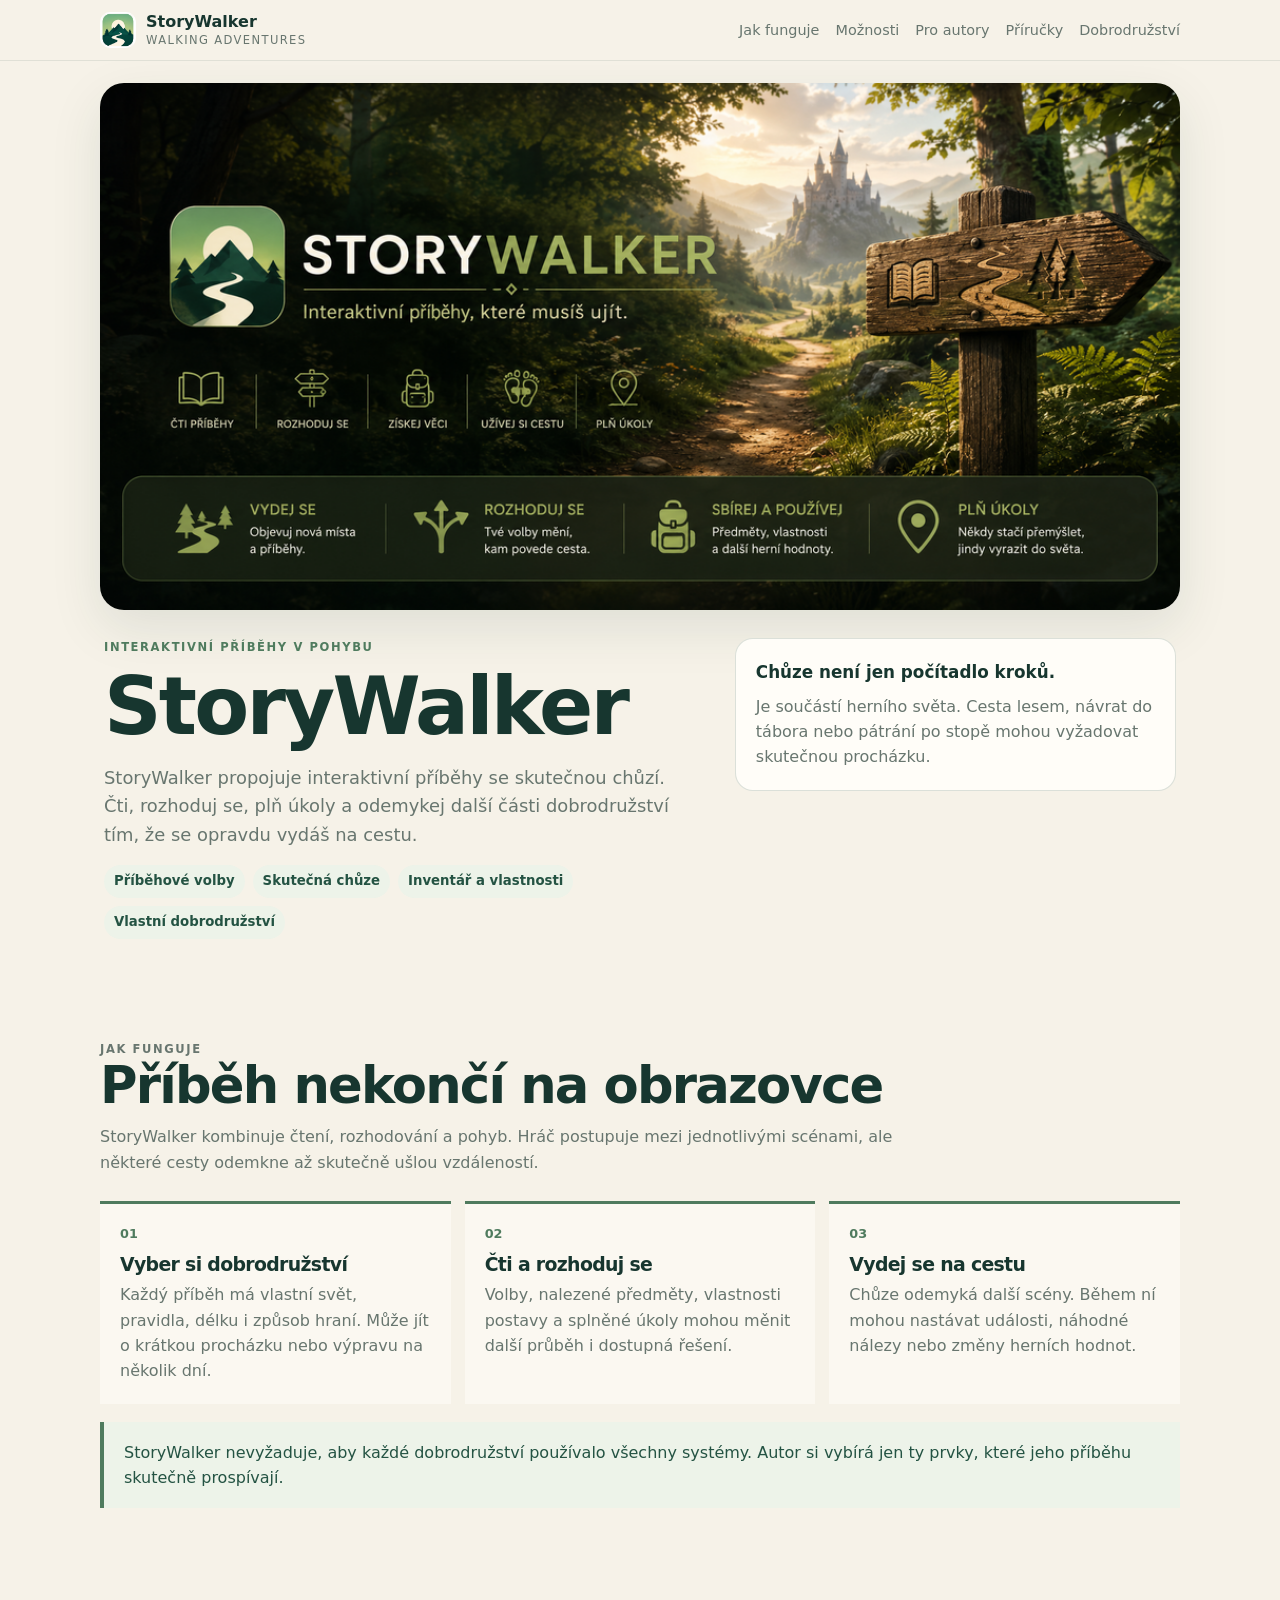
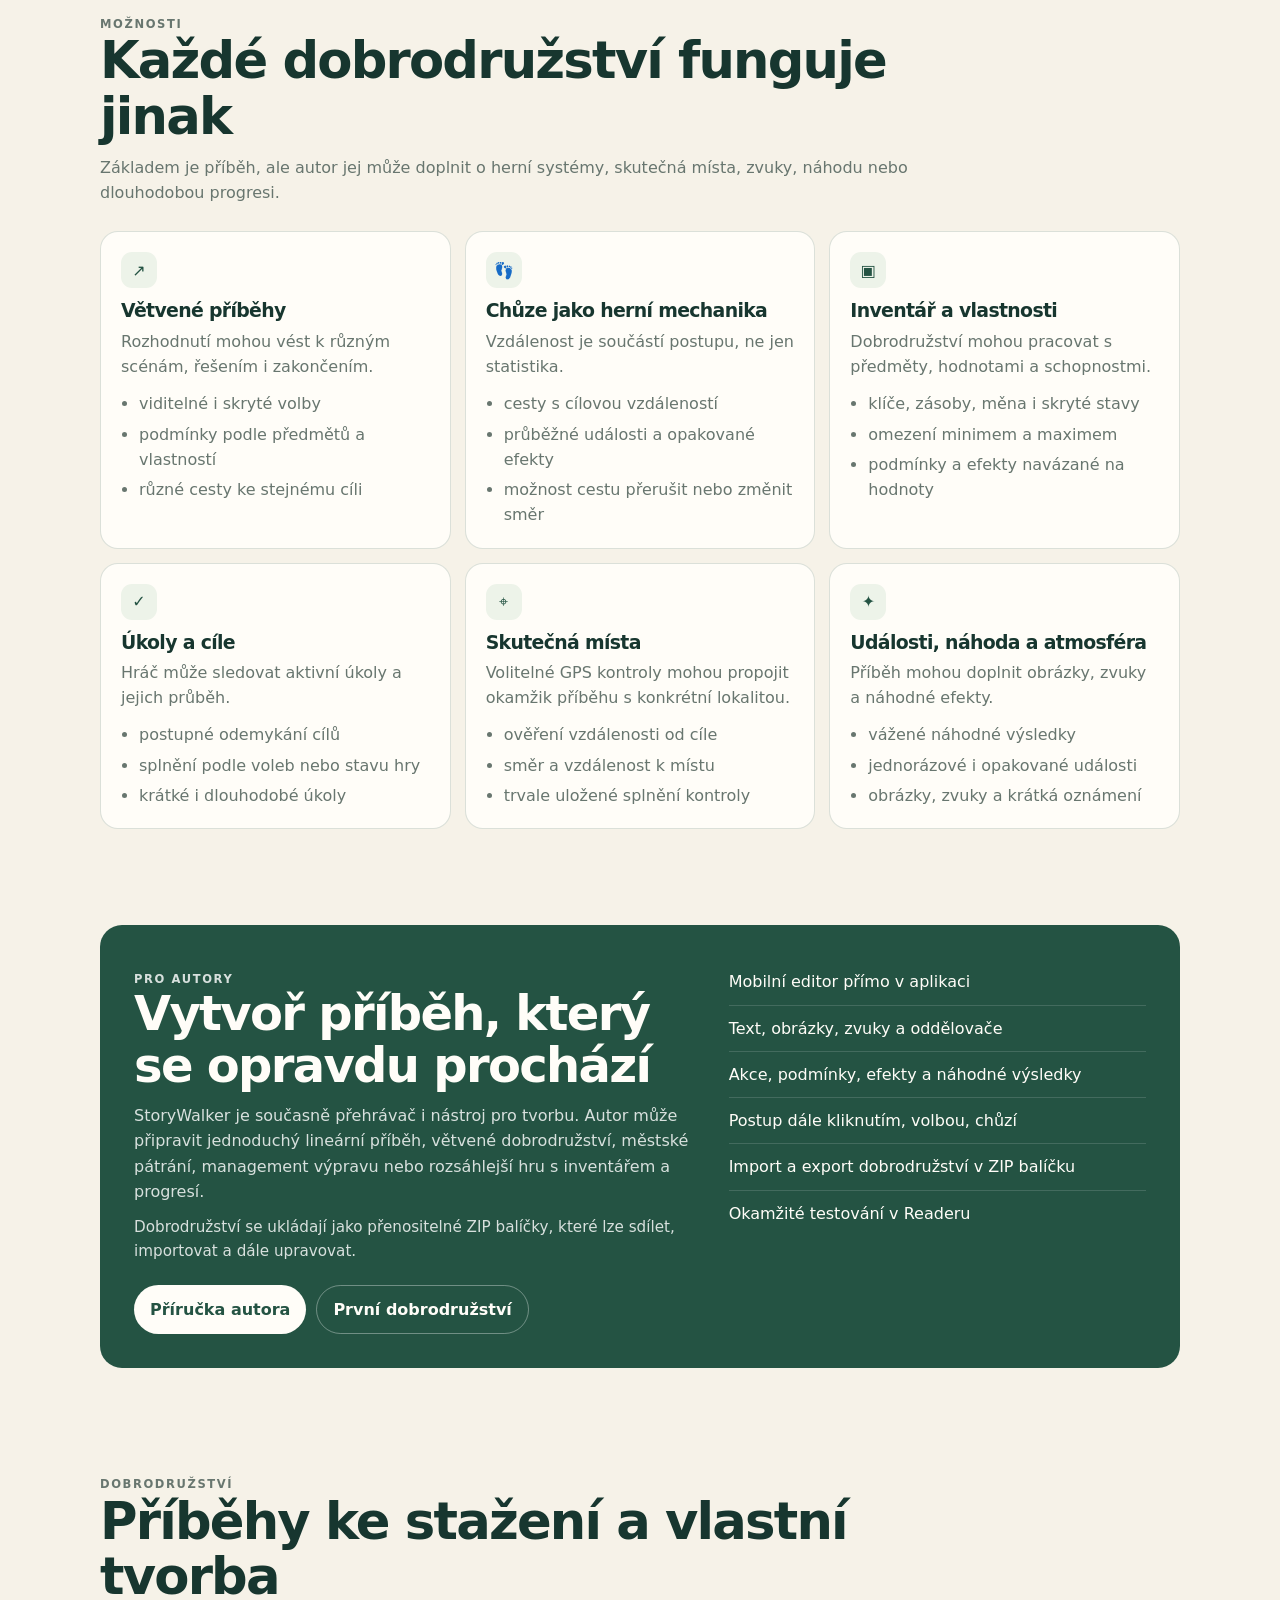
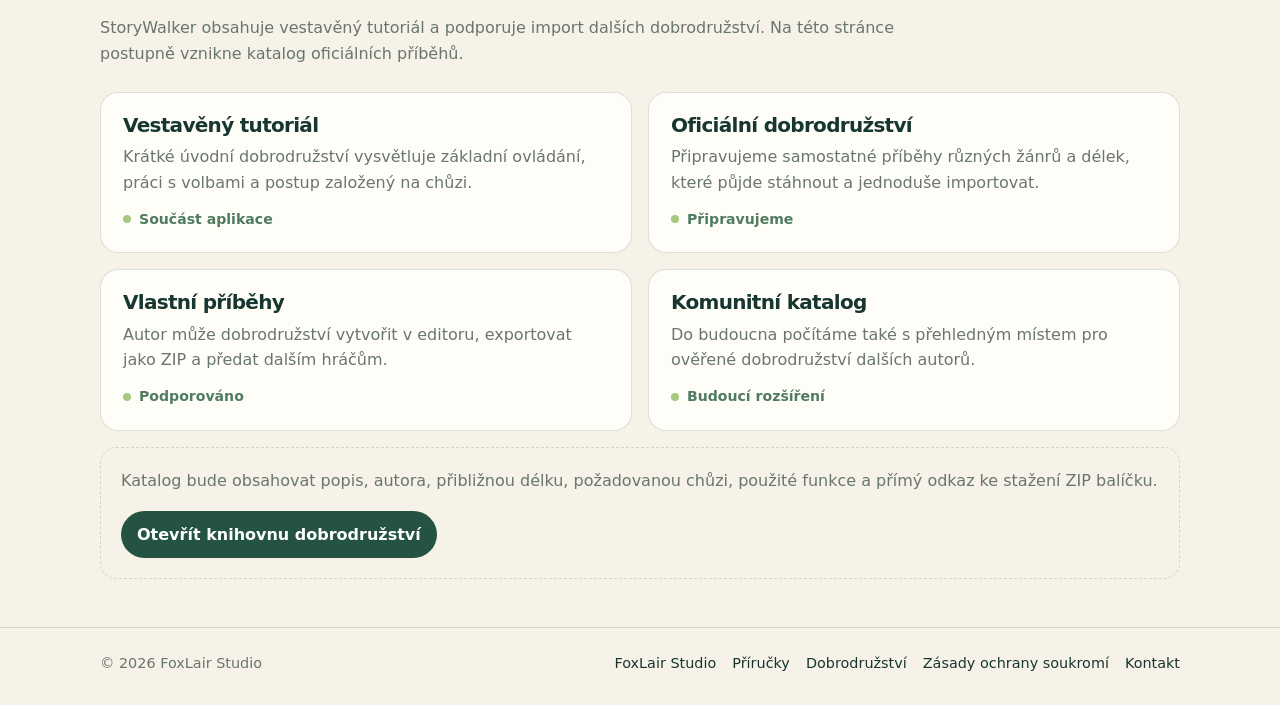
<file: index.html>
<!doctype html>
<html lang="cs">
<head>
  <meta charset="utf-8">
  <meta name="viewport" content="width=device-width, initial-scale=1">
  <title>StoryWalker – walking adventures</title>
  <meta name="description" content="StoryWalker propojuje interaktivní příběhy se skutečnou chůzí. Čti, rozhoduj se a odemykej další části dobrodružství tím, že se vydáš na cestu.">
  <meta name="theme-color" content="#173f35">
  <style>
    :root {
      --bg:#f6f2e8;
      --surface:#fffdf8;
      --surface-soft:#edf3e9;
      --text:#17362f;
      --muted:#68766f;
      --accent:#4f7b5e;
      --accent-strong:#245343;
      --accent-light:#a7c87f;
      --border:rgba(31,74,60,.16);
      --shadow:0 18px 52px rgba(20,58,47,.10);
    }

    * { box-sizing:border-box; }

    html { scroll-behavior:smooth; }

    body {
      margin:0;
      background:var(--bg);
      color:var(--text);
      font-family:Inter,ui-sans-serif,system-ui,-apple-system,BlinkMacSystemFont,"Segoe UI",sans-serif;
      line-height:1.58;
    }

    img { display:block; max-width:100%; }
    a { color:inherit; }

    .shell {
      width:min(1080px,calc(100% - 28px));
      margin:0 auto;
    }

    .topbar {
      position:sticky;
      top:0;
      z-index:10;
      border-bottom:1px solid rgba(31,74,60,.10);
      background:rgba(246,242,232,.94);
      backdrop-filter:blur(12px);
    }

    .topbar-inner {
      display:flex;
      align-items:center;
      justify-content:space-between;
      gap:20px;
      min-height:60px;
    }

    .brand {
      display:flex;
      align-items:center;
      gap:10px;
    }

    .brand img {
      width:36px;
      height:36px;
      border-radius:10px;
    }

    .brand-copy {
      display:flex;
      flex-direction:column;
      line-height:1.05;
    }

    .brand-copy strong {
      font-size:1rem;
    }

    .brand-copy span {
      margin-top:4px;
      color:var(--muted);
      font-size:.72rem;
      letter-spacing:.12em;
      text-transform:uppercase;
    }

    nav {
      display:flex;
      gap:16px;
      color:var(--muted);
      font-size:.9rem;
    }

    nav a {
      text-decoration:none;
    }

    nav a:hover {
      color:var(--text);
    }

    .button-row { display:flex; flex-wrap:wrap; gap:10px; margin-top:22px; }
    .button { display:inline-flex; align-items:center; justify-content:center; padding:11px 16px; border-radius:999px; background:#fffdf8; color:var(--accent-strong); text-decoration:none; font-weight:750; }
    .button.secondary { background:transparent; color:#fffdf8; border:1px solid rgba(255,255,255,.35); }
    .catalog-button { display:inline-flex; margin-top:18px; padding:11px 16px; border-radius:999px; background:var(--accent-strong); color:white; text-decoration:none; font-weight:750; }

    .hero {
      padding:22px 0 42px;
    }

    .hero-image {
      overflow:hidden;
      border-radius:24px;
      box-shadow:var(--shadow);
    }

    .hero-image img {
      width:100%;
      aspect-ratio:1024 / 500;
      object-fit:cover;
    }

    .hero-intro {
      display:grid;
      grid-template-columns:minmax(0,1.15fr) minmax(280px,.85fr);
      gap:34px;
      align-items:start;
      padding:28px 4px 0;
    }

    .eyebrow {
      margin:0 0 7px;
      color:var(--accent);
      font-size:.72rem;
      font-weight:800;
      letter-spacing:.14em;
      text-transform:uppercase;
    }

    h1,h2,h3 {
      line-height:1.08;
      letter-spacing:-.035em;
    }

    h1 {
      margin:0;
      font-size:clamp(2.8rem,7vw,5rem);
    }

    .hero-lead {
      margin:14px 0 0;
      max-width:720px;
      color:var(--muted);
      font-size:1.12rem;
    }

    .hero-summary {
      padding:20px;
      border:1px solid var(--border);
      border-radius:18px;
      background:var(--surface);
    }

    .hero-summary strong {
      display:block;
      margin-bottom:8px;
      font-size:1.05rem;
    }

    .hero-summary p {
      margin:0;
      color:var(--muted);
    }

    .hero-tags {
      display:flex;
      flex-wrap:wrap;
      gap:8px;
      margin-top:16px;
    }

    .hero-tags span {
      padding:6px 10px;
      border-radius:999px;
      background:var(--surface-soft);
      color:var(--accent-strong);
      font-size:.83rem;
      font-weight:650;
    }

    section {
      padding:48px 0;
    }

    .section-head {
      max-width:820px;
      margin-bottom:26px;
    }

    .section-head h2 {
      margin:0;
      font-size:clamp(2rem,5vw,3.2rem);
    }

    .section-head p {
      margin:11px 0 0;
      color:var(--muted);
    }

    .steps {
      display:grid;
      grid-template-columns:repeat(3,minmax(0,1fr));
      gap:14px;
      counter-reset:steps;
    }

    .step {
      counter-increment:steps;
      padding:20px;
      border-top:3px solid var(--accent);
      background:rgba(255,253,248,.58);
    }

    .step::before {
      content:"0" counter(steps);
      display:block;
      margin-bottom:10px;
      color:var(--accent);
      font-size:.8rem;
      font-weight:800;
    }

    .step h3,
    .feature h3 {
      margin:0;
      font-size:1.18rem;
    }

    .step p,
    .feature p {
      margin:8px 0 0;
      color:var(--muted);
    }

    .detail-note {
      margin-top:18px;
      padding:18px 20px;
      border-left:4px solid var(--accent);
      background:var(--surface-soft);
      color:var(--accent-strong);
    }

    .feature-grid {
      display:grid;
      grid-template-columns:repeat(3,minmax(0,1fr));
      gap:14px;
    }

    .feature {
      padding:20px;
      border:1px solid var(--border);
      border-radius:18px;
      background:var(--surface);
    }

    .feature-icon {
      display:grid;
      place-items:center;
      width:36px;
      height:36px;
      margin-bottom:12px;
      border-radius:11px;
      background:var(--surface-soft);
      color:var(--accent-strong);
    }

    .feature ul {
      margin:12px 0 0;
      padding-left:18px;
      color:var(--muted);
    }

    .feature li + li {
      margin-top:5px;
    }

    .author-box {
      display:grid;
      grid-template-columns:minmax(0,1.15fr) minmax(280px,.85fr);
      gap:30px;
      align-items:start;
      padding:34px;
      border-radius:22px;
      background:var(--accent-strong);
      color:#fffdf8;
    }

    .author-box h2 {
      margin:0;
      font-size:clamp(2rem,5vw,3rem);
    }

    .author-box p {
      margin:11px 0 0;
      color:rgba(255,255,255,.82);
    }

    .author-list {
      margin:0;
      padding:0;
      list-style:none;
    }

    .author-list li {
      padding:10px 0;
      border-bottom:1px solid rgba(255,255,255,.14);
    }

    .author-list li:last-child {
      border-bottom:0;
    }

    .author-extra {
      margin-top:18px;
      color:rgba(255,255,255,.76);
      font-size:.95rem;
    }

    .adventure-grid {
      display:grid;
      grid-template-columns:repeat(2,minmax(0,1fr));
      gap:16px;
    }

    .adventure-card {
      padding:22px;
      border:1px solid var(--border);
      border-radius:18px;
      background:var(--surface);
    }

    .adventure-card h3 {
      margin:0;
      font-size:1.25rem;
    }

    .adventure-card p {
      margin:8px 0 0;
      color:var(--muted);
    }

    .status {
      display:inline-flex;
      align-items:center;
      gap:8px;
      margin-top:13px;
      color:var(--accent);
      font-size:.88rem;
      font-weight:700;
    }

    .status::before {
      content:"";
      width:8px;
      height:8px;
      border-radius:50%;
      background:var(--accent-light);
    }

    .catalog-note {
      margin-top:16px;
      padding:20px;
      border:1px dashed var(--border);
      border-radius:16px;
      color:var(--muted);
    }

    footer {
      padding:24px 0 30px;
      border-top:1px solid var(--border);
      color:var(--muted);
      font-size:.9rem;
    }

    .footer-row {
      display:flex;
      justify-content:space-between;
      gap:18px;
      flex-wrap:wrap;
    }

    .footer-links {
      display:flex;
      gap:16px;
      flex-wrap:wrap;
    }

    .footer-links a {
      color:var(--text);
      text-decoration:none;
    }

    @media (max-width:820px) {
      nav { display:none; }

      .hero-intro,
      .author-box {
        grid-template-columns:1fr;
      }

      .steps,
      .feature-grid {
        grid-template-columns:1fr 1fr;
      }
    }

    @media (max-width:560px) {
      .shell {
        width:min(100% - 20px,1080px);
      }

      .topbar-inner {
        min-height:56px;
      }

      .hero {
        padding-top:18px;
      }

      .hero-image {
        display:none;
      }

      .hero-intro {
        padding-top:0;
      }

      section {
        padding:36px 0;
      }

      .steps,
      .feature-grid,
      .adventure-grid {
        grid-template-columns:1fr;
      }

      .feature,
      .step,
      .adventure-card {
        padding:17px;
      }

      .author-box {
        padding:24px;
      }
    }
  </style>
</head>
<body>
  <header class="topbar">
    <div class="shell topbar-inner">
      <div class="brand" aria-label="StoryWalker">
        <img src="assets/storywalker-icon.png" alt="Ikona StoryWalkeru">
        <div class="brand-copy">
          <strong>StoryWalker</strong>
          <span>Walking adventures</span>
        </div>
      </div>

      <nav aria-label="Hlavní navigace">
        <a href="#jak-funguje">Jak funguje</a>
        <a href="#moznosti">Možnosti</a>
        <a href="#autori">Pro autory</a>
        <a href="manual/index.html">Příručky</a>
        <a href="adventures/index.html">Dobrodružství</a>
      </nav>
    </div>
  </header>

  <main>
    <section class="hero">
      <div class="shell">
        <div class="hero-image">
          <img src="assets/storywalker-hero.png" alt="Lesní cesta vedoucí krajinou k hradu">
        </div>

        <div class="hero-intro">
          <div>
            <p class="eyebrow">Interaktivní příběhy v pohybu</p>
            <h1>StoryWalker</h1>
            <p class="hero-lead">
              StoryWalker propojuje interaktivní příběhy se skutečnou chůzí.
              Čti, rozhoduj se, plň úkoly a odemykej další části dobrodružství tím,
              že se opravdu vydáš na cestu.
            </p>
            <div class="hero-tags">
              <span>Příběhové volby</span>
              <span>Skutečná chůze</span>
              <span>Inventář a vlastnosti</span>
              <span>Vlastní dobrodružství</span>
            </div>
          </div>

          <aside class="hero-summary">
            <strong>Chůze není jen počítadlo kroků.</strong>
            <p>
              Je součástí herního světa. Cesta lesem, návrat do tábora nebo pátrání
              po stopě mohou vyžadovat skutečnou procházku.
            </p>
          </aside>
        </div>
      </div>
    </section>

    <section id="jak-funguje">
      <div class="shell">
        <div class="section-head">
          <p class="eyebrow">Jak funguje</p>
          <h2>Příběh nekončí na obrazovce</h2>
          <p>
            StoryWalker kombinuje čtení, rozhodování a pohyb. Hráč postupuje mezi
            jednotlivými scénami, ale některé cesty odemkne až skutečně ušlou vzdáleností.
          </p>
        </div>

        <div class="steps">
          <article class="step">
            <h3>Vyber si dobrodružství</h3>
            <p>
              Každý příběh má vlastní svět, pravidla, délku i způsob hraní.
              Může jít o krátkou procházku nebo výpravu na několik dní.
            </p>
          </article>

          <article class="step">
            <h3>Čti a rozhoduj se</h3>
            <p>
              Volby, nalezené předměty, vlastnosti postavy a splněné úkoly mohou
              měnit další průběh i dostupná řešení.
            </p>
          </article>

          <article class="step">
            <h3>Vydej se na cestu</h3>
            <p>
              Chůze odemyká další scény. Během ní mohou nastávat události,
              náhodné nálezy nebo změny herních hodnot.
            </p>
          </article>
        </div>

        <div class="detail-note">
          StoryWalker nevyžaduje, aby každé dobrodružství používalo všechny systémy.
          Autor si vybírá jen ty prvky, které jeho příběhu skutečně prospívají.
        </div>
      </div>
    </section>

    <section id="moznosti">
      <div class="shell">
        <div class="section-head">
          <p class="eyebrow">Možnosti</p>
          <h2>Každé dobrodružství funguje jinak</h2>
          <p>
            Základem je příběh, ale autor jej může doplnit o herní systémy,
            skutečná místa, zvuky, náhodu nebo dlouhodobou progresi.
          </p>
        </div>

        <div class="feature-grid">
          <article class="feature">
            <div class="feature-icon" aria-hidden="true">↗</div>
            <h3>Větvené příběhy</h3>
            <p>Rozhodnutí mohou vést k různým scénám, řešením i zakončením.</p>
            <ul>
              <li>viditelné i skryté volby</li>
              <li>podmínky podle předmětů a vlastností</li>
              <li>různé cesty ke stejnému cíli</li>
            </ul>
          </article>

          <article class="feature">
            <div class="feature-icon" aria-hidden="true">👣</div>
            <h3>Chůze jako herní mechanika</h3>
            <p>Vzdálenost je součástí postupu, ne jen statistika.</p>
            <ul>
              <li>cesty s cílovou vzdáleností</li>
              <li>průběžné události a opakované efekty</li>
              <li>možnost cestu přerušit nebo změnit směr</li>
            </ul>
          </article>

          <article class="feature">
            <div class="feature-icon" aria-hidden="true">▣</div>
            <h3>Inventář a vlastnosti</h3>
            <p>Dobrodružství mohou pracovat s předměty, hodnotami a schopnostmi.</p>
            <ul>
              <li>klíče, zásoby, měna i skryté stavy</li>
              <li>omezení minimem a maximem</li>
              <li>podmínky a efekty navázané na hodnoty</li>
            </ul>
          </article>

          <article class="feature">
            <div class="feature-icon" aria-hidden="true">✓</div>
            <h3>Úkoly a cíle</h3>
            <p>Hráč může sledovat aktivní úkoly a jejich průběh.</p>
            <ul>
              <li>postupné odemykání cílů</li>
              <li>splnění podle voleb nebo stavu hry</li>
              <li>krátké i dlouhodobé úkoly</li>
            </ul>
          </article>

          <article class="feature">
            <div class="feature-icon" aria-hidden="true">⌖</div>
            <h3>Skutečná místa</h3>
            <p>Volitelné GPS kontroly mohou propojit okamžik příběhu s konkrétní lokalitou.</p>
            <ul>
              <li>ověření vzdálenosti od cíle</li>
              <li>směr a vzdálenost k místu</li>
              <li>trvale uložené splnění kontroly</li>
            </ul>
          </article>

          <article class="feature">
            <div class="feature-icon" aria-hidden="true">✦</div>
            <h3>Události, náhoda a atmosféra</h3>
            <p>Příběh mohou doplnit obrázky, zvuky a náhodné efekty.</p>
            <ul>
              <li>vážené náhodné výsledky</li>
              <li>jednorázové i opakované události</li>
              <li>obrázky, zvuky a krátká oznámení</li>
            </ul>
          </article>
        </div>
      </div>
    </section>

    <section id="autori">
      <div class="shell">
        <div class="author-box">
          <div>
            <p class="eyebrow">Pro autory</p>
            <h2>Vytvoř příběh, který se opravdu prochází</h2>
            <p>
              StoryWalker je současně přehrávač i nástroj pro tvorbu. Autor může připravit
              jednoduchý lineární příběh, větvené dobrodružství, městské pátrání,
              management výpravu nebo rozsáhlejší hru s inventářem a progresí.
            </p>
            <p class="author-extra">
              Dobrodružství se ukládají jako přenositelné ZIP balíčky, které lze sdílet,
              importovat a dále upravovat.
            </p>
            <div class="button-row"><a class="button" href="manual/author/index.html">Příručka autora</a><a class="button secondary" href="manual/author/first-adventure.html">První dobrodružství</a></div>
          </div>

          <ul class="author-list">
            <li>Mobilní editor přímo v aplikaci</li>
            <li>Text, obrázky, zvuky a oddělovače</li>
            <li>Akce, podmínky, efekty a náhodné výsledky</li>
            <li>Postup dále kliknutím, volbou, chůzí</li>
            <li>Import a export dobrodružství v ZIP balíčku</li>
            <li>Okamžité testování v Readeru</li>
          </ul>
        </div>
      </div>
    </section>

    <section id="dobrodruzstvi">
      <div class="shell">
        <div class="section-head">
          <p class="eyebrow">Dobrodružství</p>
          <h2>Příběhy ke stažení a vlastní tvorba</h2>
          <p>
            StoryWalker obsahuje vestavěný tutoriál a podporuje import dalších dobrodružství.
            Na této stránce postupně vznikne katalog oficiálních příběhů.
          </p>
        </div>

        <div class="adventure-grid">
          <article class="adventure-card">
            <h3>Vestavěný tutoriál</h3>
            <p>
              Krátké úvodní dobrodružství vysvětluje základní ovládání,
              práci s volbami a postup založený na chůzi.
            </p>
            <span class="status">Součást aplikace</span>
          </article>

          <article class="adventure-card">
            <h3>Oficiální dobrodružství</h3>
            <p>
              Připravujeme samostatné příběhy různých žánrů a délek,
              které půjde stáhnout a jednoduše importovat.
            </p>
            <span class="status">Připravujeme</span>
          </article>

          <article class="adventure-card">
            <h3>Vlastní příběhy</h3>
            <p>
              Autor může dobrodružství vytvořit v editoru, exportovat jako ZIP
              a předat dalším hráčům.
            </p>
            <span class="status">Podporováno</span>
          </article>

          <article class="adventure-card">
            <h3>Komunitní katalog</h3>
            <p>
              Do budoucna počítáme také s přehledným místem pro ověřené
              dobrodružství dalších autorů.
            </p>
            <span class="status">Budoucí rozšíření</span>
          </article>
        </div>

        <div class="catalog-note">
          Katalog bude obsahovat popis, autora, přibližnou délku, požadovanou chůzi,
          použité funkce a přímý odkaz ke stažení ZIP balíčku.<br>
          <a class="catalog-button" href="adventures/index.html">Otevřít knihovnu dobrodružství</a>
        </div>
      </div>
    </section>
  </main>

  <footer>
    <div class="shell footer-row">
      <div>© 2026 FoxLair Studio</div>
      <div class="footer-links">
        <a href="https://foxlairstudio.com/">FoxLair Studio</a>
        <a href="manual/index.html">Příručky</a>
        <a href="adventures/index.html">Dobrodružství</a>
        <a href="privacy.html">Zásady ochrany soukromí</a>
        <a href="mailto:foxlair.apps@gmail.com">Kontakt</a>
      </div>
    </div>
  </footer>
</body>
</html>
</file>
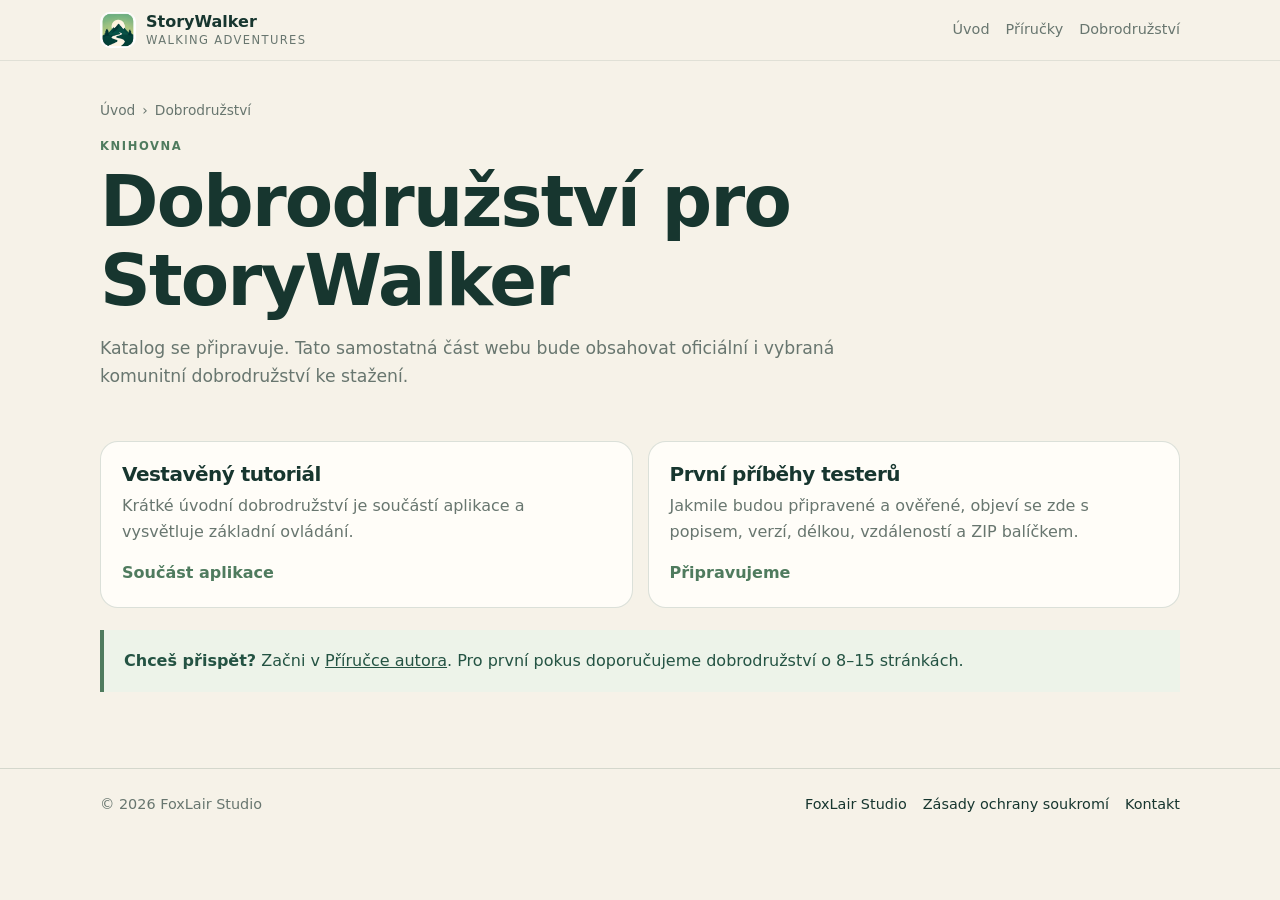
<file: adventures/index.html>
<!doctype html><html lang="cs"><head><meta charset="utf-8"><meta name="viewport" content="width=device-width,initial-scale=1"><title>Dobrodružství – StoryWalker</title><meta name="description" content="Katalog dobrodružství pro StoryWalker."><meta name="theme-color" content="#173f35"><link rel="stylesheet" href="../assets/site.css"></head><body><header class="topbar"><div class="shell topbar-inner"><a class="brand" href="../index.html"><img src="../assets/storywalker-icon.png" alt="Ikona StoryWalkeru"><div class="brand-copy"><strong>StoryWalker</strong><span>Walking adventures</span></div></a><nav class="main-nav" aria-label="Hlavní navigace"><a href="../index.html">Úvod</a><a href="../manual/index.html">Příručky</a><a href="../adventures/index.html">Dobrodružství</a></nav></div></header><main><section class="page-hero"><div class="shell"><div class="breadcrumbs"><a href="../index.html">Úvod</a><span>›</span><span>Dobrodružství</span></div><p class="eyebrow">Knihovna</p><h1>Dobrodružství pro StoryWalker</h1><p class="lead">Katalog se připravuje. Tato samostatná část webu bude obsahovat oficiální i vybraná komunitní dobrodružství ke stažení.</p></div></section><div class="shell" style="padding-bottom:54px"><div class="card-grid"><article class="card"><h2>Vestavěný tutoriál</h2><p>Krátké úvodní dobrodružství je součástí aplikace a vysvětluje základní ovládání.</p><span class="more">Součást aplikace</span></article><article class="card"><h2>První příběhy testerů</h2><p>Jakmile budou připravené a ověřené, objeví se zde s popisem, verzí, délkou, vzdáleností a ZIP balíčkem.</p><span class="more">Připravujeme</span></article></div><div class="callout"><strong>Chceš přispět?</strong> Začni v <a href="../manual/author/first-adventure.html">Příručce autora</a>. Pro první pokus doporučujeme dobrodružství o 8–15 stránkách.</div></div></main><footer><div class="shell footer-row"><div>© 2026 FoxLair Studio</div><div class="footer-links"><a href="https://foxlairstudio.com/">FoxLair Studio</a><a href="../privacy.html">Zásady ochrany soukromí</a><a href="mailto:foxlair.apps@gmail.com">Kontakt</a></div></div></footer></body></html>
</file>
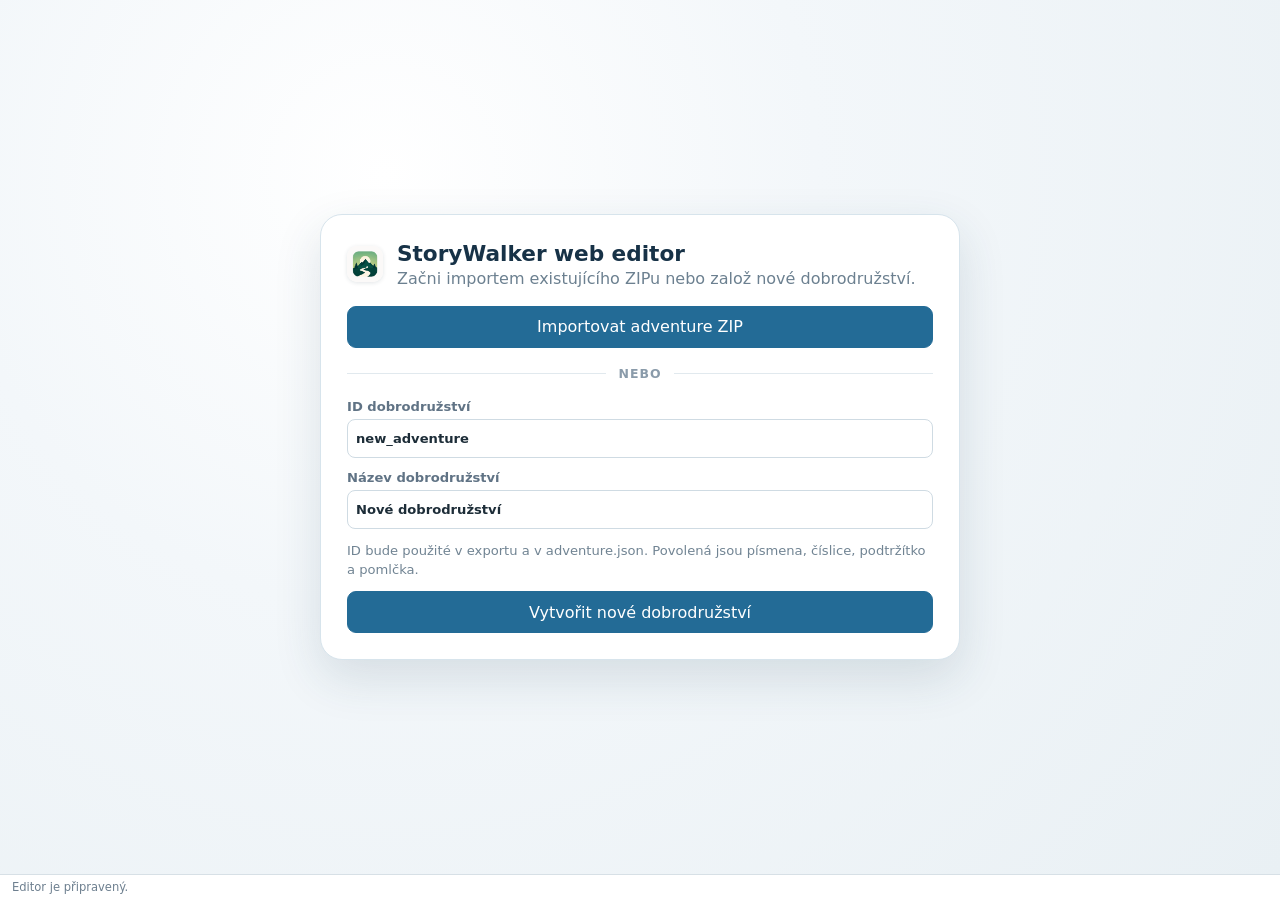
<file: editor/index.html>
<!doctype html>
<html lang="cs">
  <head>
    <meta charset="UTF-8" />
    <link rel="icon" type="image/png" href="/editor/storywalker-icon.png" />
    <meta name="viewport" content="width=device-width, initial-scale=1.0" />
    <title>StoryWalker web editor</title>
    <script type="module" crossorigin src="/editor/assets/index-CV--TN2d.js"></script>
    <link rel="stylesheet" crossorigin href="/editor/assets/index-I3UlLI2G.css">
  </head>
  <body>
    <div id="root"></div>
  </body>
</html>
</file>
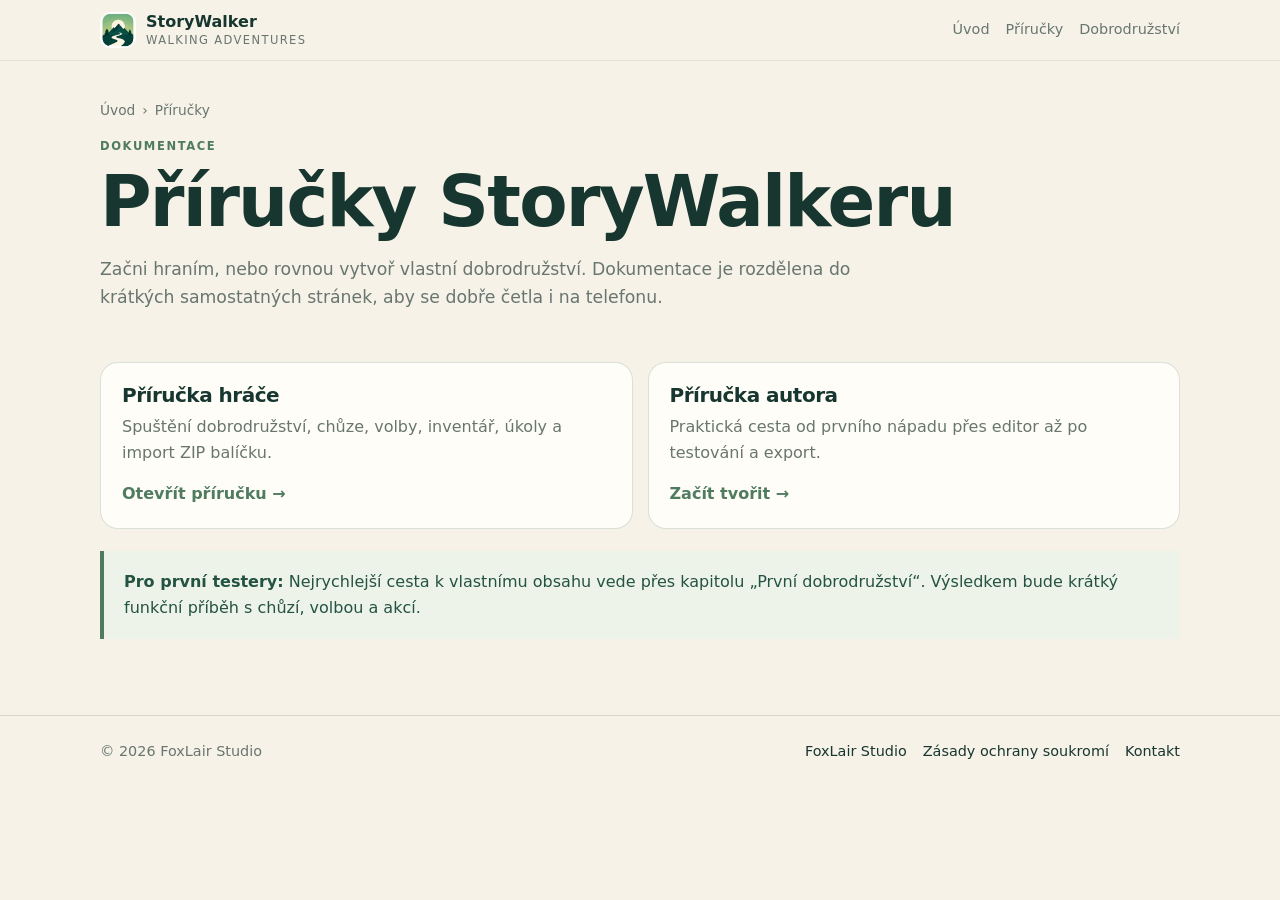
<file: manual/index.html>
<!doctype html><html lang="cs"><head><meta charset="utf-8"><meta name="viewport" content="width=device-width,initial-scale=1"><title>Příručky – StoryWalker</title><meta name="description" content="Příručka hráče a autora pro StoryWalker."><meta name="theme-color" content="#173f35"><link rel="stylesheet" href="../assets/site.css"></head><body><header class="topbar"><div class="shell topbar-inner"><a class="brand" href="../index.html"><img src="../assets/storywalker-icon.png" alt="Ikona StoryWalkeru"><div class="brand-copy"><strong>StoryWalker</strong><span>Walking adventures</span></div></a><nav class="main-nav" aria-label="Hlavní navigace"><a href="../index.html">Úvod</a><a href="../manual/index.html">Příručky</a><a href="../adventures/index.html">Dobrodružství</a></nav></div></header><main><section class="page-hero"><div class="shell"><div class="breadcrumbs"><a href="../index.html">Úvod</a><span>›</span><span>Příručky</span></div><p class="eyebrow">Dokumentace</p><h1>Příručky StoryWalkeru</h1><p class="lead">Začni hraním, nebo rovnou vytvoř vlastní dobrodružství. Dokumentace je rozdělena do krátkých samostatných stránek, aby se dobře četla i na telefonu.</p></div></section><div class="shell" style="padding-bottom:54px"><div class="card-grid"><a class="card" href="player/index.html"><h2>Příručka hráče</h2><p>Spuštění dobrodružství, chůze, volby, inventář, úkoly a import ZIP balíčku.</p><span class="more">Otevřít příručku →</span></a><a class="card" href="author/index.html"><h2>Příručka autora</h2><p>Praktická cesta od prvního nápadu přes editor až po testování a export.</p><span class="more">Začít tvořit →</span></a></div><div class="callout"><strong>Pro první testery:</strong> Nejrychlejší cesta k vlastnímu obsahu vede přes kapitolu „První dobrodružství“. Výsledkem bude krátký funkční příběh s chůzí, volbou a akcí.</div></div></main><footer><div class="shell footer-row"><div>© 2026 FoxLair Studio</div><div class="footer-links"><a href="https://foxlairstudio.com/">FoxLair Studio</a><a href="../privacy.html">Zásady ochrany soukromí</a><a href="mailto:foxlair.apps@gmail.com">Kontakt</a></div></div></footer></body></html>
</file>
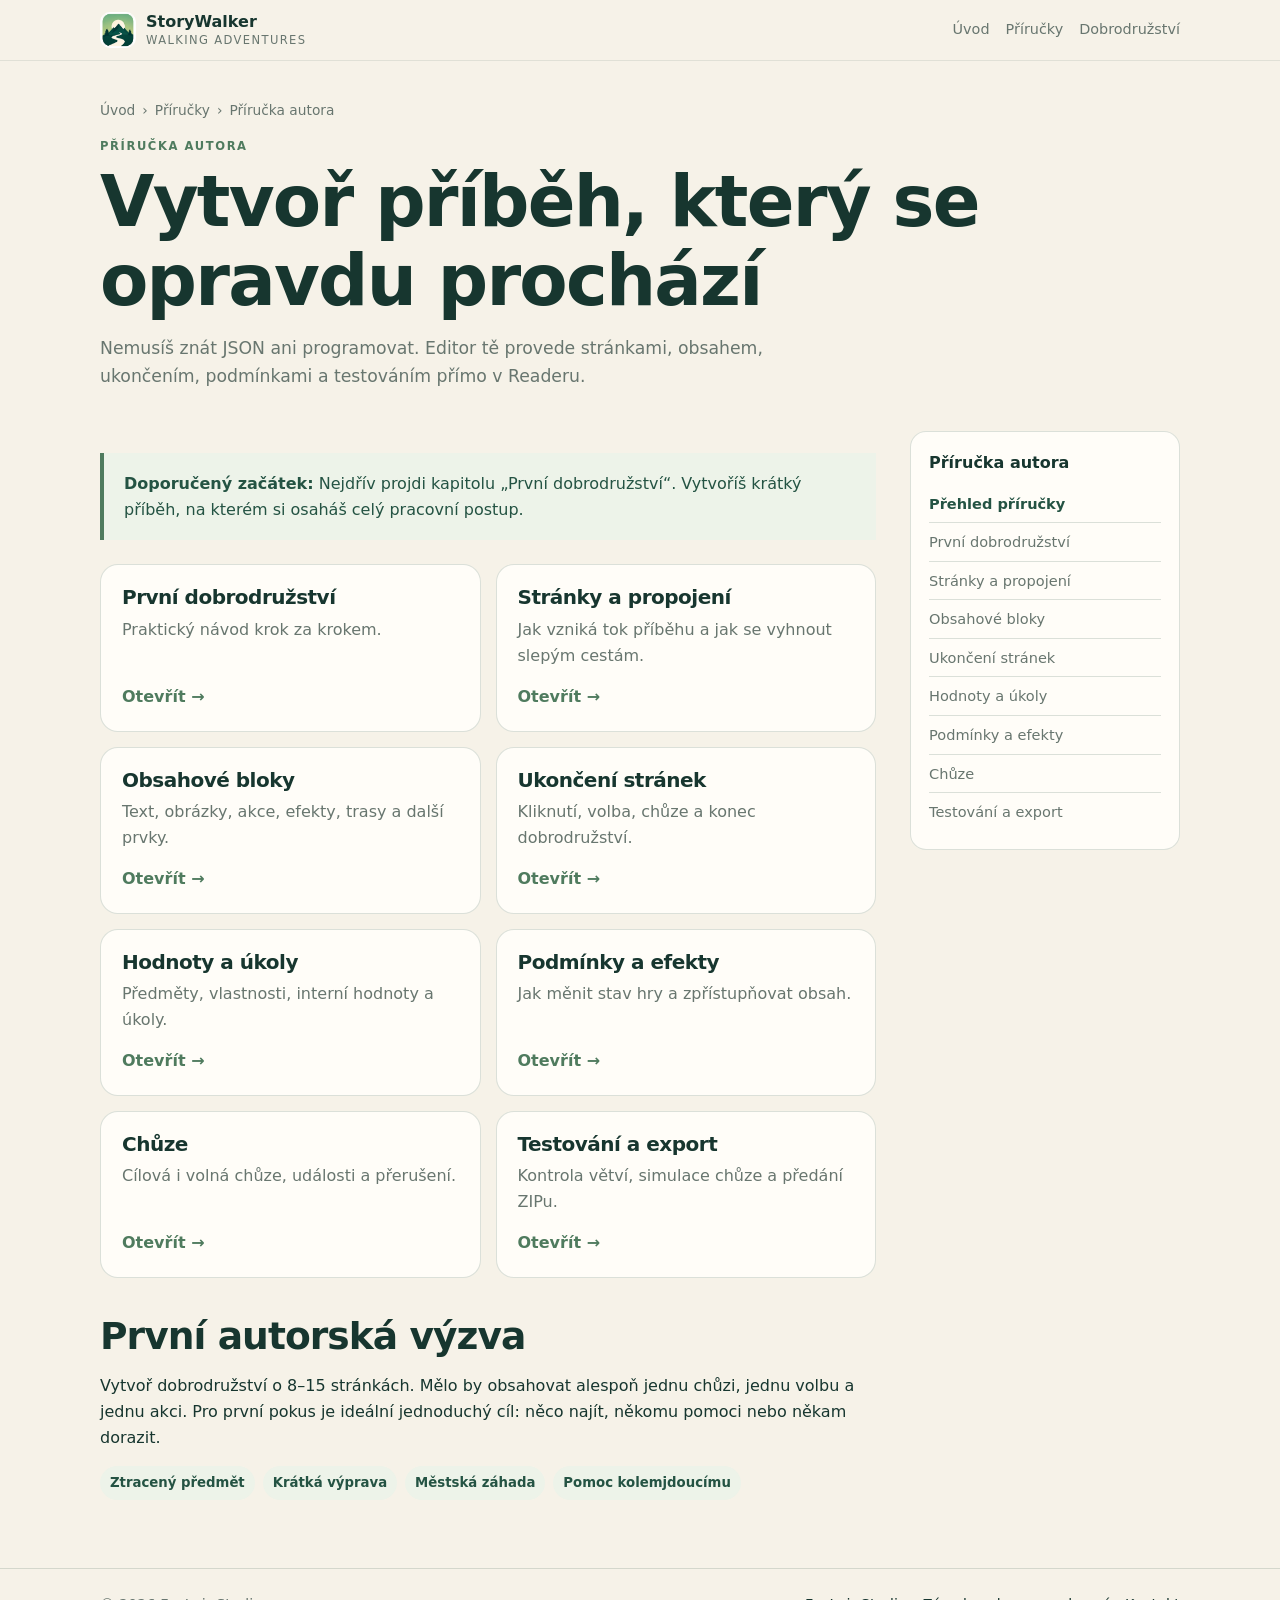
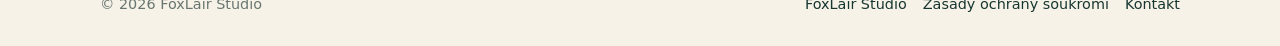
<file: manual/author/index.html>
<!doctype html><html lang="cs"><head><meta charset="utf-8"><meta name="viewport" content="width=device-width,initial-scale=1"><title>Příručka autora – StoryWalker</title><meta name="description" content="Jak vytvořit dobrodružství ve StoryWalkeru."><meta name="theme-color" content="#173f35"><link rel="stylesheet" href="../../assets/site.css"></head><body><header class="topbar"><div class="shell topbar-inner"><a class="brand" href="../../index.html"><img src="../../assets/storywalker-icon.png" alt="Ikona StoryWalkeru"><div class="brand-copy"><strong>StoryWalker</strong><span>Walking adventures</span></div></a><nav class="main-nav" aria-label="Hlavní navigace"><a href="../../index.html">Úvod</a><a href="../../manual/index.html">Příručky</a><a href="../../adventures/index.html">Dobrodružství</a></nav></div></header><main><section class="page-hero"><div class="shell"><div class="breadcrumbs"><a href="../../index.html">Úvod</a><span>›</span><a href="../index.html">Příručky</a><span>›</span><span>Příručka autora</span></div><p class="eyebrow">Příručka autora</p><h1>Vytvoř příběh, který se opravdu prochází</h1><p class="lead">Nemusíš znát JSON ani programovat. Editor tě provede stránkami, obsahem, ukončením, podmínkami a testováním přímo v Readeru.</p></div></section><div class="shell page-layout"><article class="content"><div class="callout"><strong>Doporučený začátek:</strong> Nejdřív projdi kapitolu „První dobrodružství“. Vytvoříš krátký příběh, na kterém si osaháš celý pracovní postup.</div><div class="card-grid"><a class="card" href="first-adventure.html"><h3>První dobrodružství</h3><p>Praktický návod krok za krokem.</p><span class="more">Otevřít →</span></a><a class="card" href="pages.html"><h3>Stránky a propojení</h3><p>Jak vzniká tok příběhu a jak se vyhnout slepým cestám.</p><span class="more">Otevřít →</span></a><a class="card" href="content-blocks.html"><h3>Obsahové bloky</h3><p>Text, obrázky, akce, efekty, trasy a další prvky.</p><span class="more">Otevřít →</span></a><a class="card" href="completions.html"><h3>Ukončení stránek</h3><p>Kliknutí, volba, chůze a konec dobrodružství.</p><span class="more">Otevřít →</span></a><a class="card" href="values.html"><h3>Hodnoty a úkoly</h3><p>Předměty, vlastnosti, interní hodnoty a úkoly.</p><span class="more">Otevřít →</span></a><a class="card" href="conditions-effects.html"><h3>Podmínky a efekty</h3><p>Jak měnit stav hry a zpřístupňovat obsah.</p><span class="more">Otevřít →</span></a><a class="card" href="walking.html"><h3>Chůze</h3><p>Cílová i volná chůze, události a přerušení.</p><span class="more">Otevřít →</span></a><a class="card" href="testing-export.html"><h3>Testování a export</h3><p>Kontrola větví, simulace chůze a předání ZIPu.</p><span class="more">Otevřít →</span></a></div><h2>První autorská výzva</h2><p>Vytvoř dobrodružství o 8–15 stránkách. Mělo by obsahovat alespoň jednu chůzi, jednu volbu a jednu akci. Pro první pokus je ideální jednoduchý cíl: něco najít, někomu pomoci nebo někam dorazit.</p><div class="chips"><span class="chip">Ztracený předmět</span><span class="chip">Krátká výprava</span><span class="chip">Městská záhada</span><span class="chip">Pomoc kolemjdoucímu</span></div></article><aside class="side"><strong>Příručka autora</strong><a href="index.html" aria-current="page">Přehled příručky</a><a href="first-adventure.html">První dobrodružství</a><a href="pages.html">Stránky a propojení</a><a href="content-blocks.html">Obsahové bloky</a><a href="completions.html">Ukončení stránek</a><a href="values.html">Hodnoty a úkoly</a><a href="conditions-effects.html">Podmínky a efekty</a><a href="walking.html">Chůze</a><a href="testing-export.html">Testování a export</a></aside></div></main><footer><div class="shell footer-row"><div>© 2026 FoxLair Studio</div><div class="footer-links"><a href="https://foxlairstudio.com/">FoxLair Studio</a><a href="../../privacy.html">Zásady ochrany soukromí</a><a href="mailto:foxlair.apps@gmail.com">Kontakt</a></div></div></footer></body></html>
</file>
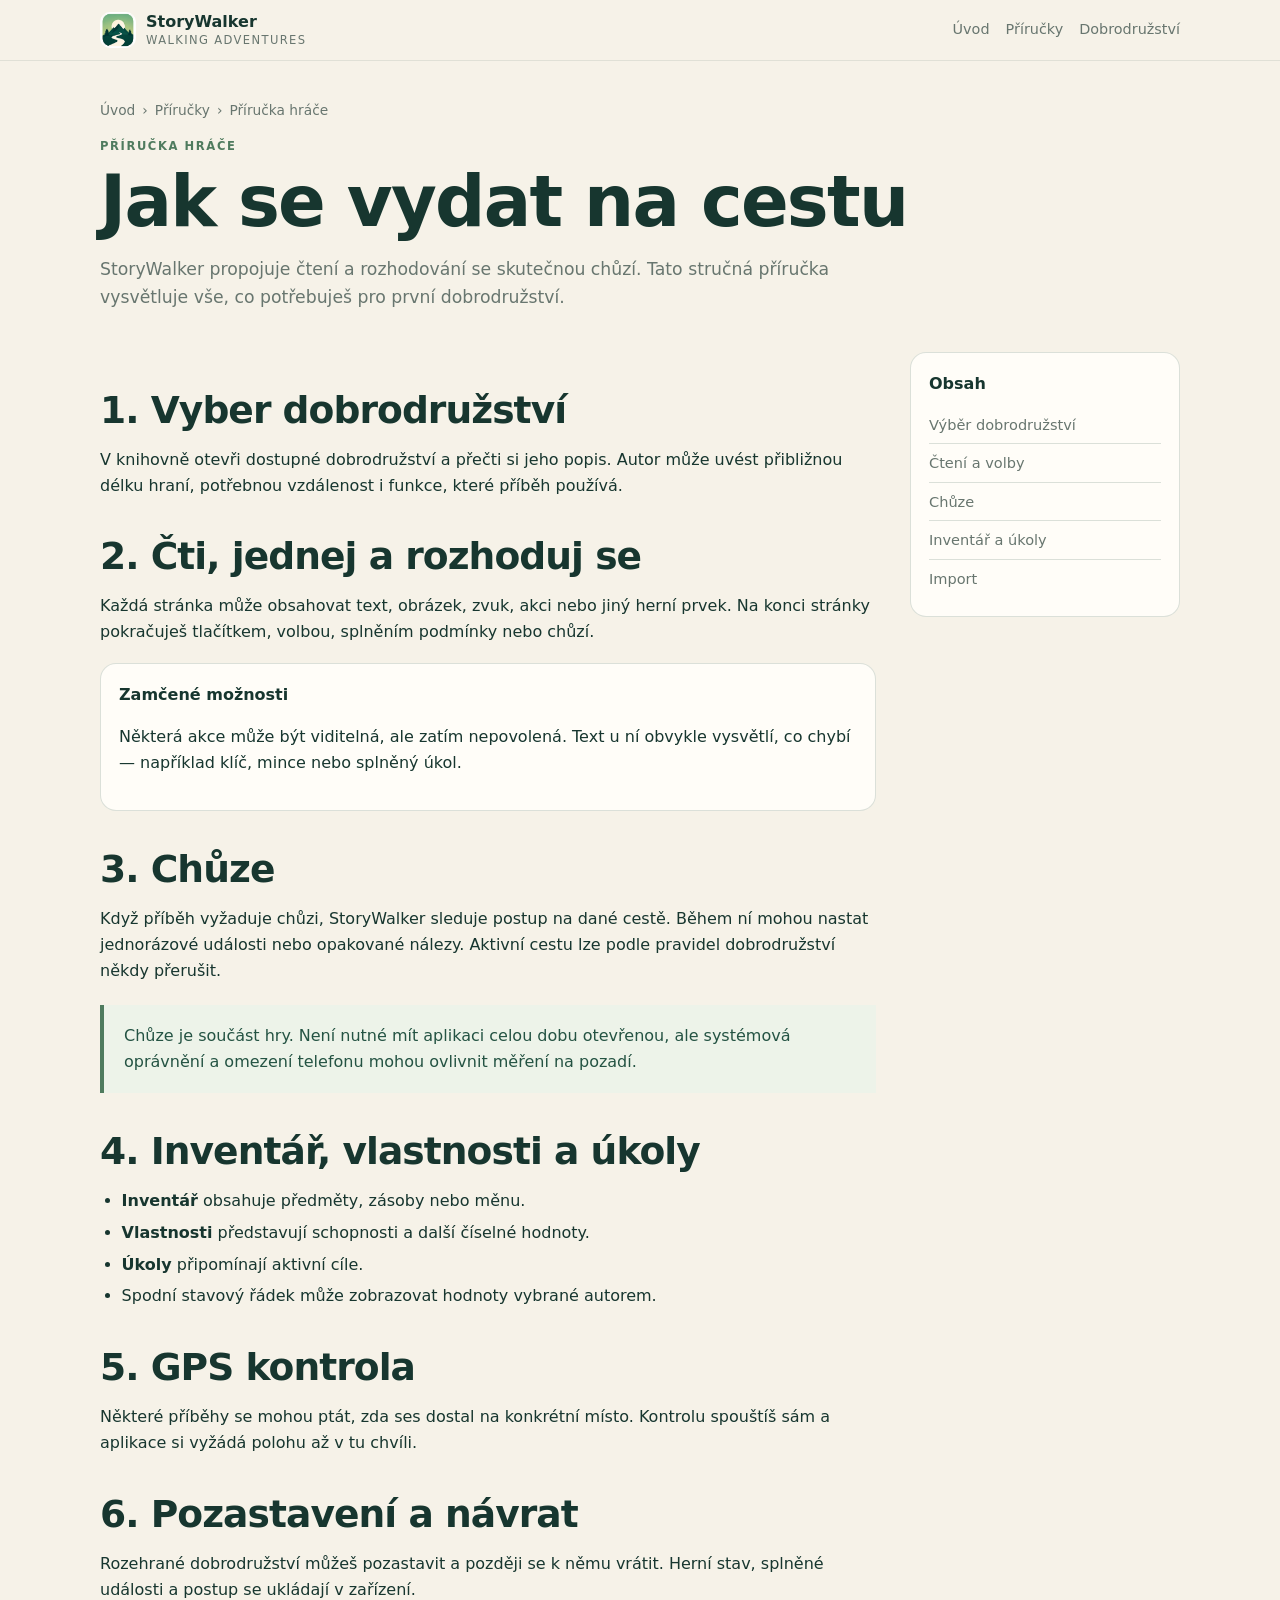
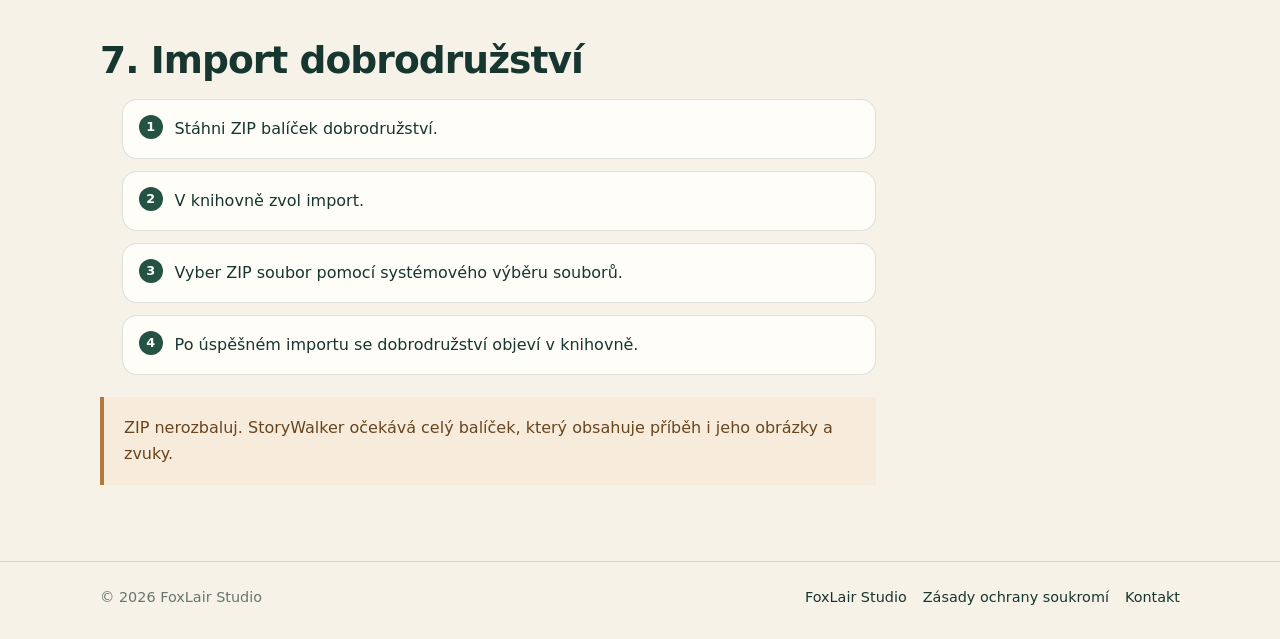
<file: manual/player/index.html>
<!doctype html><html lang="cs"><head><meta charset="utf-8"><meta name="viewport" content="width=device-width,initial-scale=1"><title>Příručka hráče – StoryWalker</title><meta name="description" content="Jak hrát dobrodružství ve StoryWalkeru."><meta name="theme-color" content="#173f35"><link rel="stylesheet" href="../../assets/site.css"></head><body><header class="topbar"><div class="shell topbar-inner"><a class="brand" href="../../index.html"><img src="../../assets/storywalker-icon.png" alt="Ikona StoryWalkeru"><div class="brand-copy"><strong>StoryWalker</strong><span>Walking adventures</span></div></a><nav class="main-nav" aria-label="Hlavní navigace"><a href="../../index.html">Úvod</a><a href="../../manual/index.html">Příručky</a><a href="../../adventures/index.html">Dobrodružství</a></nav></div></header><main><section class="page-hero"><div class="shell"><div class="breadcrumbs"><a href="../../index.html">Úvod</a><span>›</span><a href="../index.html">Příručky</a><span>›</span><span>Příručka hráče</span></div><p class="eyebrow">Příručka hráče</p><h1>Jak se vydat na cestu</h1><p class="lead">StoryWalker propojuje čtení a rozhodování se skutečnou chůzí. Tato stručná příručka vysvětluje vše, co potřebuješ pro první dobrodružství.</p></div></section><div class="shell page-layout"><article class="content"><h2>1. Vyber dobrodružství</h2><p>V knihovně otevři dostupné dobrodružství a přečti si jeho popis. Autor může uvést přibližnou délku hraní, potřebnou vzdálenost i funkce, které příběh používá.</p><h2>2. Čti, jednej a rozhoduj se</h2><p>Každá stránka může obsahovat text, obrázek, zvuk, akci nebo jiný herní prvek. Na konci stránky pokračuješ tlačítkem, volbou, splněním podmínky nebo chůzí.</p><div class="example"><strong>Zamčené možnosti</strong><p>Některá akce může být viditelná, ale zatím nepovolená. Text u ní obvykle vysvětlí, co chybí — například klíč, mince nebo splněný úkol.</p></div><h2>3. Chůze</h2><p>Když příběh vyžaduje chůzi, StoryWalker sleduje postup na dané cestě. Během ní mohou nastat jednorázové události nebo opakované nálezy. Aktivní cestu lze podle pravidel dobrodružství někdy přerušit.</p><div class="callout">Chůze je součást hry. Není nutné mít aplikaci celou dobu otevřenou, ale systémová oprávnění a omezení telefonu mohou ovlivnit měření na pozadí.</div><h2>4. Inventář, vlastnosti a úkoly</h2><ul><li><strong>Inventář</strong> obsahuje předměty, zásoby nebo měnu.</li><li><strong>Vlastnosti</strong> představují schopnosti a další číselné hodnoty.</li><li><strong>Úkoly</strong> připomínají aktivní cíle.</li><li>Spodní stavový řádek může zobrazovat hodnoty vybrané autorem.</li></ul><h2>5. GPS kontrola</h2><p>Některé příběhy se mohou ptát, zda ses dostal na konkrétní místo. Kontrolu spouštíš sám a aplikace si vyžádá polohu až v tu chvíli.</p><h2>6. Pozastavení a návrat</h2><p>Rozehrané dobrodružství můžeš pozastavit a později se k němu vrátit. Herní stav, splněné události a postup se ukládají v zařízení.</p><h2>7. Import dobrodružství</h2><ol class="steps"><li>Stáhni ZIP balíček dobrodružství.</li><li>V knihovně zvol import.</li><li>Vyber ZIP soubor pomocí systémového výběru souborů.</li><li>Po úspěšném importu se dobrodružství objeví v knihovně.</li></ol><div class="callout warning">ZIP nerozbaluj. StoryWalker očekává celý balíček, který obsahuje příběh i jeho obrázky a zvuky.</div></article><aside class="side"><strong>Obsah</strong><a href="#">Výběr dobrodružství</a><a href="#">Čtení a volby</a><a href="#">Chůze</a><a href="#">Inventář a úkoly</a><a href="#">Import</a></aside></div></main><footer><div class="shell footer-row"><div>© 2026 FoxLair Studio</div><div class="footer-links"><a href="https://foxlairstudio.com/">FoxLair Studio</a><a href="../../privacy.html">Zásady ochrany soukromí</a><a href="mailto:foxlair.apps@gmail.com">Kontakt</a></div></div></footer></body></html>
</file>
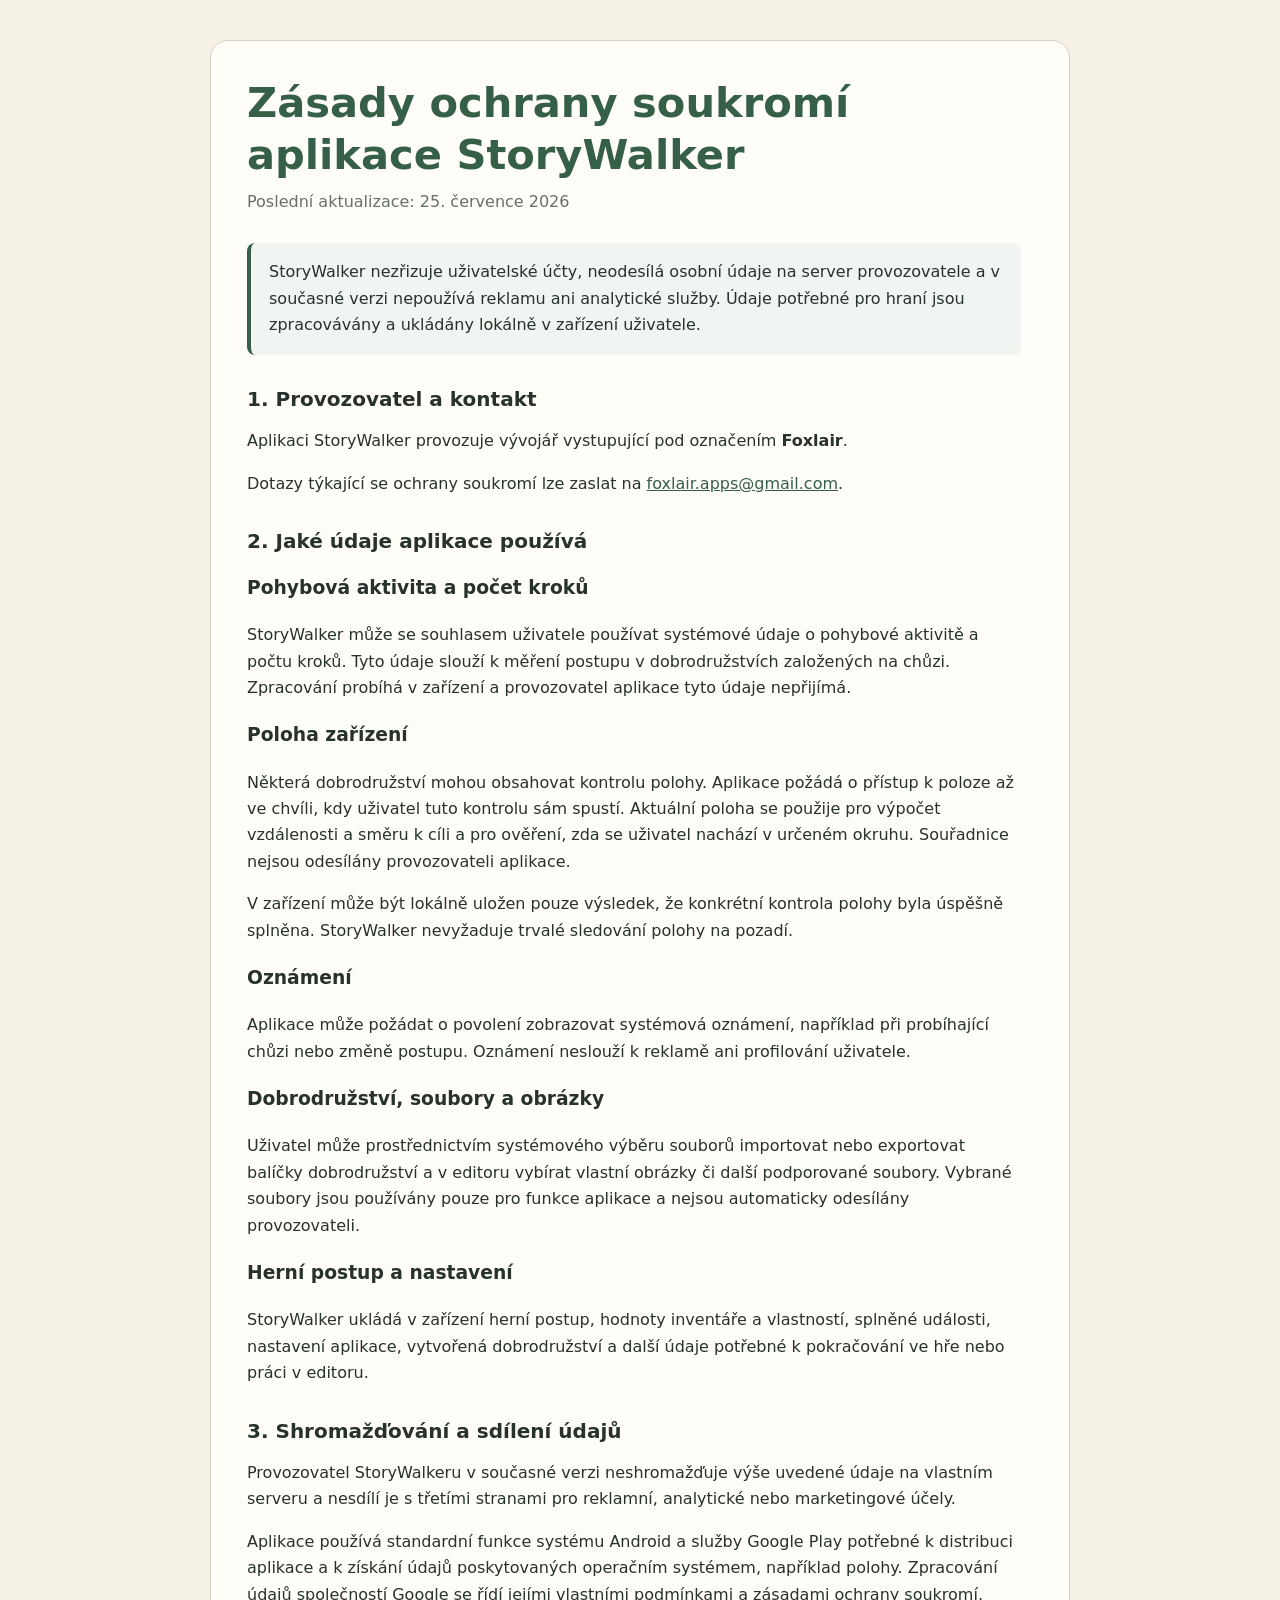
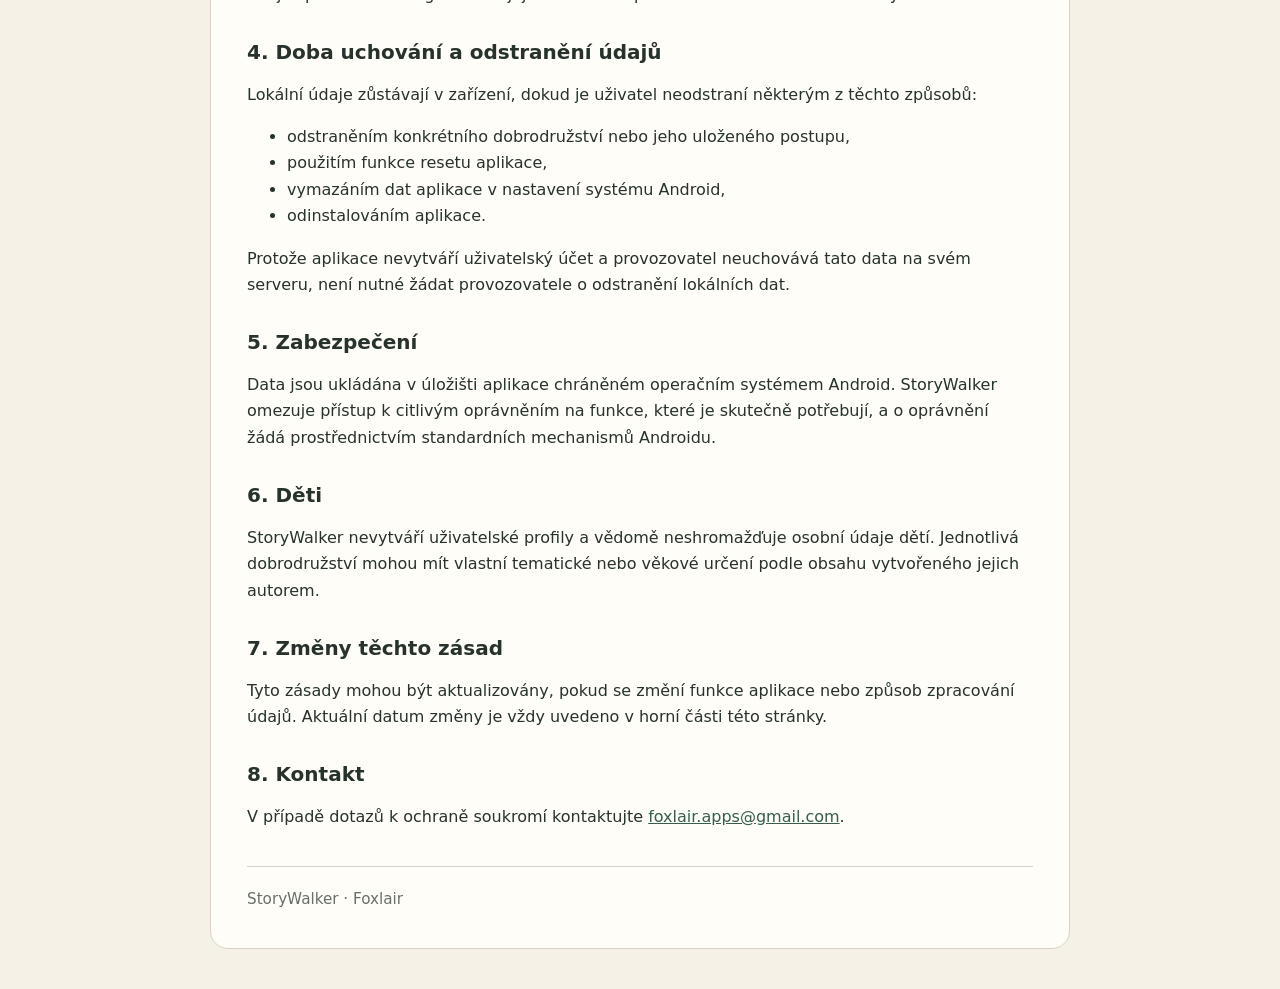
<file: privacy.html>
<!doctype html>
<html lang="cs">
<head>
  <meta charset="utf-8">
  <meta name="viewport" content="width=device-width, initial-scale=1">
  <title>Zásady ochrany soukromí – StoryWalker</title>
  <meta name="description" content="Zásady ochrany soukromí mobilní aplikace StoryWalker.">
  <style>
    :root{--bg:#f6f1e6;--panel:#fffdf8;--text:#26322b;--muted:#667068;--accent:#365f47;--border:#d8d2c5}
    *{box-sizing:border-box}
    body{margin:0;font-family:system-ui,-apple-system,BlinkMacSystemFont,"Segoe UI",sans-serif;background:var(--bg);color:var(--text);line-height:1.65}
    main{width:min(860px,calc(100% - 32px));margin:40px auto;padding:36px;background:var(--panel);border:1px solid var(--border);border-radius:18px}
    h1,h2{line-height:1.25} h1{margin:0 0 8px;color:var(--accent);font-size:clamp(1.9rem,4vw,2.6rem)}
    h2{margin-top:2rem;font-size:1.25rem} p,li{max-width:76ch}.meta{color:var(--muted);margin:0 0 28px}
    .summary{padding:16px 18px;border-left:4px solid var(--accent);background:#f1f5f1;border-radius:8px}
    a{color:var(--accent)} footer{margin-top:36px;padding-top:20px;border-top:1px solid var(--border);color:var(--muted);font-size:.95rem}
    @media(max-width:600px){main{width:100%;margin:0;padding:24px 20px 36px;border:0;border-radius:0}}
  </style>
</head>
<body>
<main>
  <h1>Zásady ochrany soukromí aplikace StoryWalker</h1>
  <p class="meta">Poslední aktualizace: 25. července 2026</p>

  <p class="summary">StoryWalker nezřizuje uživatelské účty, neodesílá osobní údaje na server provozovatele a v současné verzi nepoužívá reklamu ani analytické služby. Údaje potřebné pro hraní jsou zpracovávány a ukládány lokálně v zařízení uživatele.</p>

  <h2>1. Provozovatel a kontakt</h2>
  <p>Aplikaci StoryWalker provozuje vývojář vystupující pod označením <strong>Foxlair</strong>.</p>
  <p>Dotazy týkající se ochrany soukromí lze zaslat na <a href="mailto:foxlair.apps@gmail.com">foxlair.apps@gmail.com</a>.</p>

  <h2>2. Jaké údaje aplikace používá</h2>

  <h3>Pohybová aktivita a počet kroků</h3>
  <p>StoryWalker může se souhlasem uživatele používat systémové údaje o pohybové aktivitě a počtu kroků. Tyto údaje slouží k měření postupu v dobrodružstvích založených na chůzi. Zpracování probíhá v zařízení a provozovatel aplikace tyto údaje nepřijímá.</p>

  <h3>Poloha zařízení</h3>
  <p>Některá dobrodružství mohou obsahovat kontrolu polohy. Aplikace požádá o přístup k poloze až ve chvíli, kdy uživatel tuto kontrolu sám spustí. Aktuální poloha se použije pro výpočet vzdálenosti a směru k cíli a pro ověření, zda se uživatel nachází v určeném okruhu. Souřadnice nejsou odesílány provozovateli aplikace.</p>
  <p>V zařízení může být lokálně uložen pouze výsledek, že konkrétní kontrola polohy byla úspěšně splněna. StoryWalker nevyžaduje trvalé sledování polohy na pozadí.</p>

  <h3>Oznámení</h3>
  <p>Aplikace může požádat o povolení zobrazovat systémová oznámení, například při probíhající chůzi nebo změně postupu. Oznámení neslouží k reklamě ani profilování uživatele.</p>

  <h3>Dobrodružství, soubory a obrázky</h3>
  <p>Uživatel může prostřednictvím systémového výběru souborů importovat nebo exportovat balíčky dobrodružství a v editoru vybírat vlastní obrázky či další podporované soubory. Vybrané soubory jsou používány pouze pro funkce aplikace a nejsou automaticky odesílány provozovateli.</p>

  <h3>Herní postup a nastavení</h3>
  <p>StoryWalker ukládá v zařízení herní postup, hodnoty inventáře a vlastností, splněné události, nastavení aplikace, vytvořená dobrodružství a další údaje potřebné k pokračování ve hře nebo práci v editoru.</p>

  <h2>3. Shromažďování a sdílení údajů</h2>
  <p>Provozovatel StoryWalkeru v současné verzi neshromažďuje výše uvedené údaje na vlastním serveru a nesdílí je s třetími stranami pro reklamní, analytické nebo marketingové účely.</p>
  <p>Aplikace používá standardní funkce systému Android a služby Google Play potřebné k distribuci aplikace a k získání údajů poskytovaných operačním systémem, například polohy. Zpracování údajů společností Google se řídí jejími vlastními podmínkami a zásadami ochrany soukromí.</p>

  <h2>4. Doba uchování a odstranění údajů</h2>
  <p>Lokální údaje zůstávají v zařízení, dokud je uživatel neodstraní některým z těchto způsobů:</p>
  <ul>
    <li>odstraněním konkrétního dobrodružství nebo jeho uloženého postupu,</li>
    <li>použitím funkce resetu aplikace,</li>
    <li>vymazáním dat aplikace v nastavení systému Android,</li>
    <li>odinstalováním aplikace.</li>
  </ul>
  <p>Protože aplikace nevytváří uživatelský účet a provozovatel neuchovává tato data na svém serveru, není nutné žádat provozovatele o odstranění lokálních dat.</p>

  <h2>5. Zabezpečení</h2>
  <p>Data jsou ukládána v úložišti aplikace chráněném operačním systémem Android. StoryWalker omezuje přístup k citlivým oprávněním na funkce, které je skutečně potřebují, a o oprávnění žádá prostřednictvím standardních mechanismů Androidu.</p>

  <h2>6. Děti</h2>
  <p>StoryWalker nevytváří uživatelské profily a vědomě neshromažďuje osobní údaje dětí. Jednotlivá dobrodružství mohou mít vlastní tematické nebo věkové určení podle obsahu vytvořeného jejich autorem.</p>

  <h2>7. Změny těchto zásad</h2>
  <p>Tyto zásady mohou být aktualizovány, pokud se změní funkce aplikace nebo způsob zpracování údajů. Aktuální datum změny je vždy uvedeno v horní části této stránky.</p>

  <h2>8. Kontakt</h2>
  <p>V případě dotazů k ochraně soukromí kontaktujte <a href="mailto:foxlair.apps@gmail.com">foxlair.apps@gmail.com</a>.</p>

  <footer>StoryWalker · Foxlair</footer>
</main>
</body>
</html>
</file>
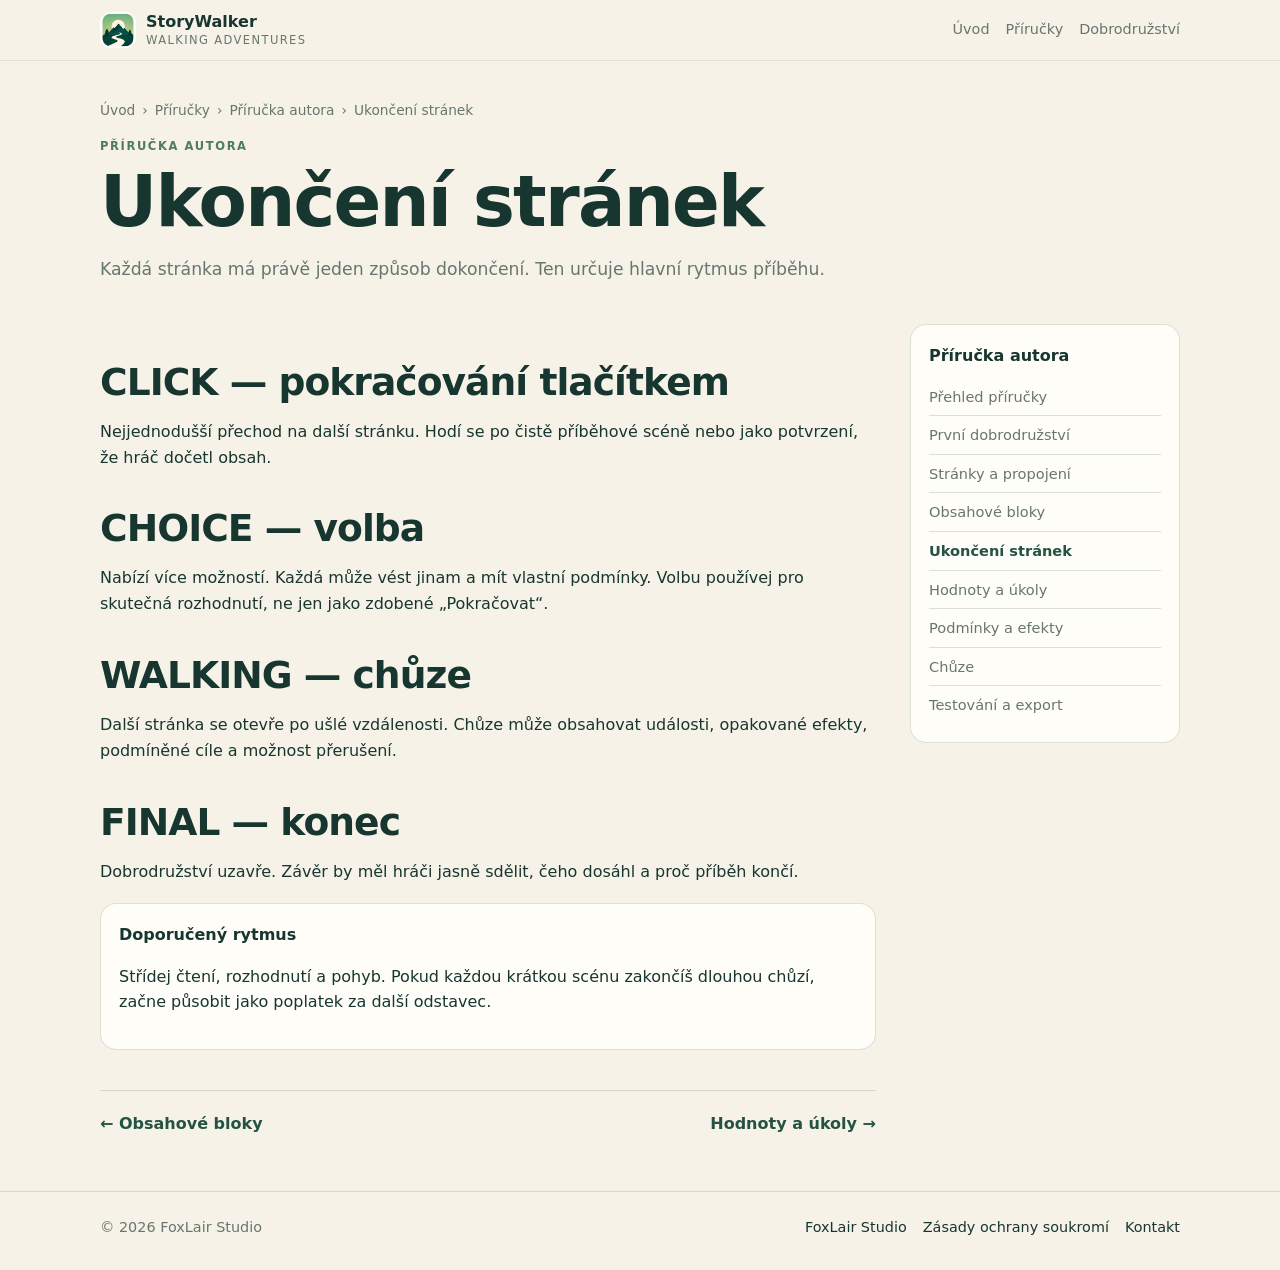
<file: manual/author/completions.html>
<!doctype html><html lang="cs"><head><meta charset="utf-8"><meta name="viewport" content="width=device-width,initial-scale=1"><title>Ukončení stránek – StoryWalker</title><meta name="description" content="Každá stránka má právě jeden způsob dokončení. Ten určuje hlavní rytmus příběhu."><meta name="theme-color" content="#173f35"><link rel="stylesheet" href="../../assets/site.css"></head><body><header class="topbar"><div class="shell topbar-inner"><a class="brand" href="../../index.html"><img src="../../assets/storywalker-icon.png" alt="Ikona StoryWalkeru"><div class="brand-copy"><strong>StoryWalker</strong><span>Walking adventures</span></div></a><nav class="main-nav" aria-label="Hlavní navigace"><a href="../../index.html">Úvod</a><a href="../../manual/index.html">Příručky</a><a href="../../adventures/index.html">Dobrodružství</a></nav></div></header><main><section class="page-hero"><div class="shell"><div class="breadcrumbs"><a href="../../index.html">Úvod</a><span>›</span><a href="../index.html">Příručky</a><span>›</span><a href="index.html">Příručka autora</a><span>›</span><span>Ukončení stránek</span></div><p class="eyebrow">Příručka autora</p><h1>Ukončení stránek</h1><p class="lead">Každá stránka má právě jeden způsob dokončení. Ten určuje hlavní rytmus příběhu.</p></div></section><div class="shell page-layout"><article class="content"><h2>CLICK — pokračování tlačítkem</h2><p>Nejjednodušší přechod na další stránku. Hodí se po čistě příběhové scéně nebo jako potvrzení, že hráč dočetl obsah.</p><h2>CHOICE — volba</h2><p>Nabízí více možností. Každá může vést jinam a mít vlastní podmínky. Volbu používej pro skutečná rozhodnutí, ne jen jako zdobené „Pokračovat“.</p><h2>WALKING — chůze</h2><p>Další stránka se otevře po ušlé vzdálenosti. Chůze může obsahovat události, opakované efekty, podmíněné cíle a možnost přerušení.</p><h2>FINAL — konec</h2><p>Dobrodružství uzavře. Závěr by měl hráči jasně sdělit, čeho dosáhl a proč příběh končí.</p><div class="example"><strong>Doporučený rytmus</strong><p>Střídej čtení, rozhodnutí a pohyb. Pokud každou krátkou scénu zakončíš dlouhou chůzí, začne působit jako poplatek za další odstavec.</p></div><div class="chapter-nav"><a href="content-blocks.html">← Obsahové bloky</a><a class="next" href="values.html">Hodnoty a úkoly →</a></div></article><aside class="side"><strong>Příručka autora</strong><a href="index.html">Přehled příručky</a><a href="first-adventure.html">První dobrodružství</a><a href="pages.html">Stránky a propojení</a><a href="content-blocks.html">Obsahové bloky</a><a href="completions.html" aria-current="page">Ukončení stránek</a><a href="values.html">Hodnoty a úkoly</a><a href="conditions-effects.html">Podmínky a efekty</a><a href="walking.html">Chůze</a><a href="testing-export.html">Testování a export</a></aside></div></main><footer><div class="shell footer-row"><div>© 2026 FoxLair Studio</div><div class="footer-links"><a href="https://foxlairstudio.com/">FoxLair Studio</a><a href="../../privacy.html">Zásady ochrany soukromí</a><a href="mailto:foxlair.apps@gmail.com">Kontakt</a></div></div></footer></body></html>
</file>
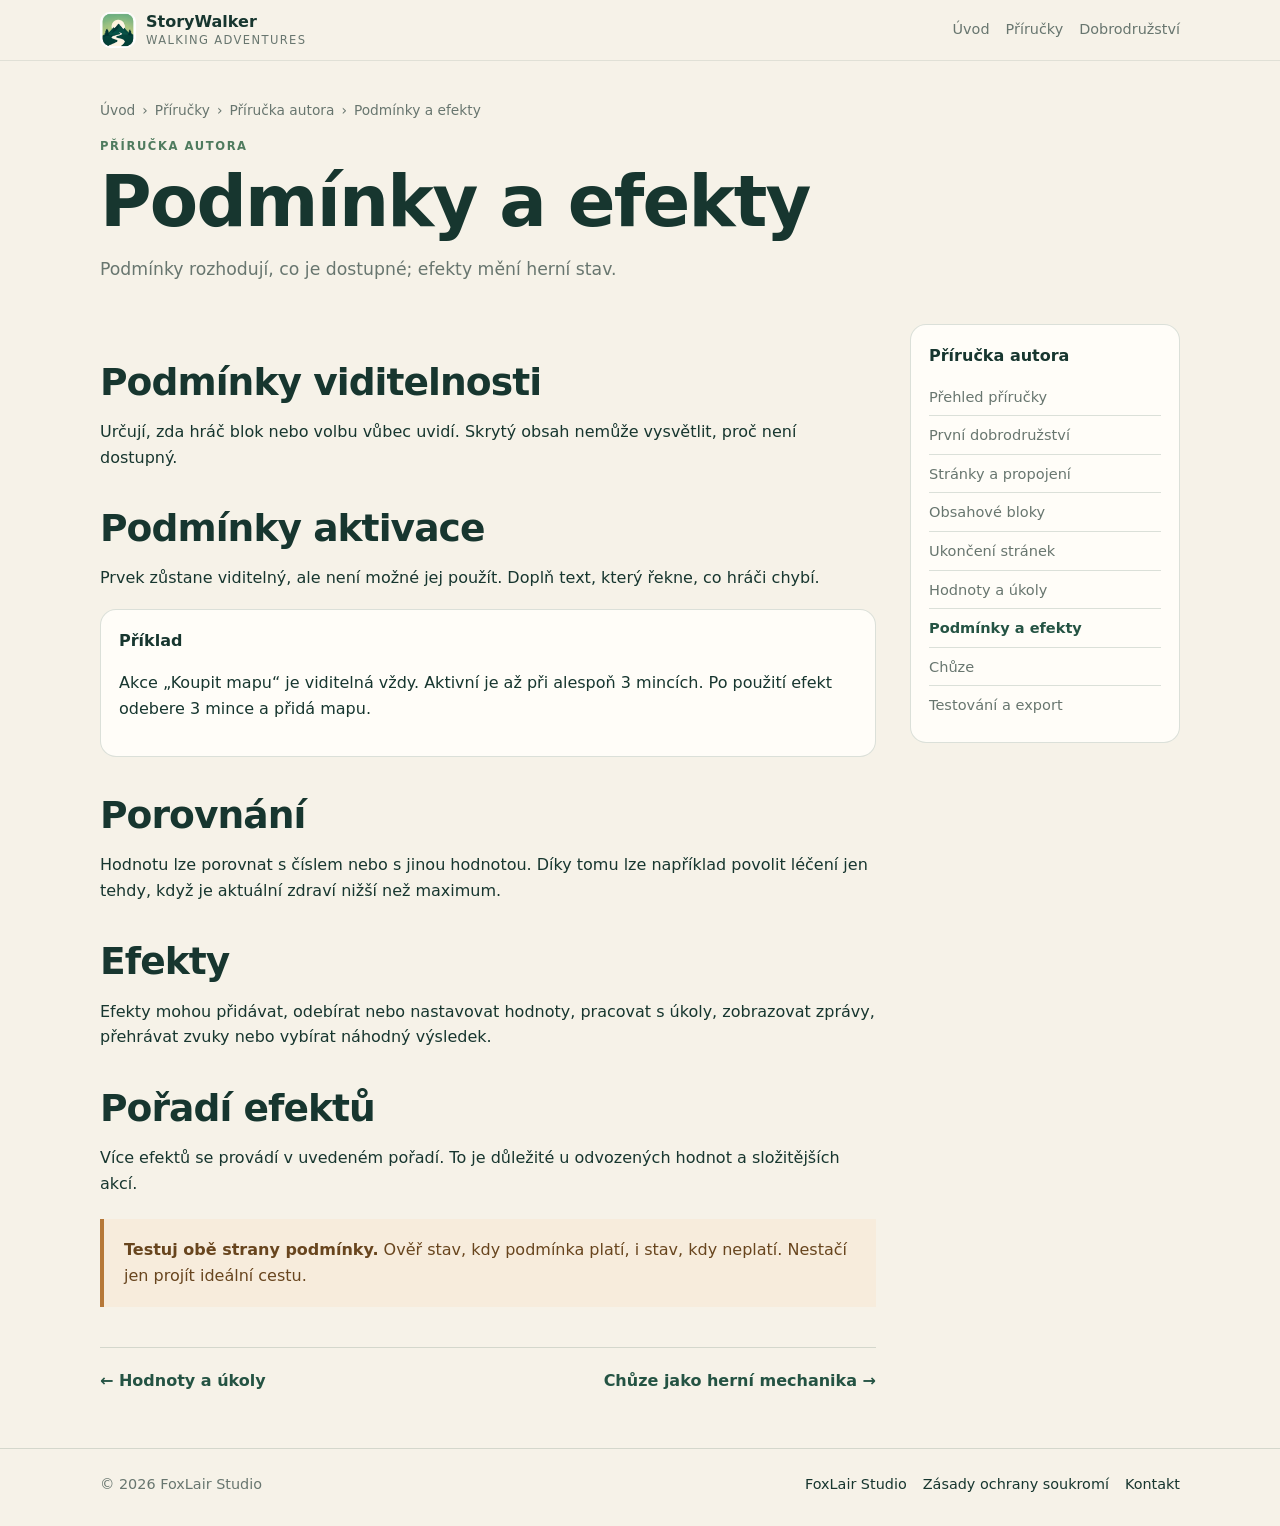
<file: manual/author/conditions-effects.html>
<!doctype html><html lang="cs"><head><meta charset="utf-8"><meta name="viewport" content="width=device-width,initial-scale=1"><title>Podmínky a efekty – StoryWalker</title><meta name="description" content="Podmínky rozhodují, co je dostupné; efekty mění herní stav."><meta name="theme-color" content="#173f35"><link rel="stylesheet" href="../../assets/site.css"></head><body><header class="topbar"><div class="shell topbar-inner"><a class="brand" href="../../index.html"><img src="../../assets/storywalker-icon.png" alt="Ikona StoryWalkeru"><div class="brand-copy"><strong>StoryWalker</strong><span>Walking adventures</span></div></a><nav class="main-nav" aria-label="Hlavní navigace"><a href="../../index.html">Úvod</a><a href="../../manual/index.html">Příručky</a><a href="../../adventures/index.html">Dobrodružství</a></nav></div></header><main><section class="page-hero"><div class="shell"><div class="breadcrumbs"><a href="../../index.html">Úvod</a><span>›</span><a href="../index.html">Příručky</a><span>›</span><a href="index.html">Příručka autora</a><span>›</span><span>Podmínky a efekty</span></div><p class="eyebrow">Příručka autora</p><h1>Podmínky a efekty</h1><p class="lead">Podmínky rozhodují, co je dostupné; efekty mění herní stav.</p></div></section><div class="shell page-layout"><article class="content"><h2>Podmínky viditelnosti</h2><p>Určují, zda hráč blok nebo volbu vůbec uvidí. Skrytý obsah nemůže vysvětlit, proč není dostupný.</p><h2>Podmínky aktivace</h2><p>Prvek zůstane viditelný, ale není možné jej použít. Doplň text, který řekne, co hráči chybí.</p><div class="example"><strong>Příklad</strong><p>Akce „Koupit mapu“ je viditelná vždy. Aktivní je až při alespoň 3 mincích. Po použití efekt odebere 3 mince a přidá mapu.</p></div><h2>Porovnání</h2><p>Hodnotu lze porovnat s číslem nebo s jinou hodnotou. Díky tomu lze například povolit léčení jen tehdy, když je aktuální zdraví nižší než maximum.</p><h2>Efekty</h2><p>Efekty mohou přidávat, odebírat nebo nastavovat hodnoty, pracovat s úkoly, zobrazovat zprávy, přehrávat zvuky nebo vybírat náhodný výsledek.</p><h2>Pořadí efektů</h2><p>Více efektů se provádí v uvedeném pořadí. To je důležité u odvozených hodnot a složitějších akcí.</p><div class="callout warning"><strong>Testuj obě strany podmínky.</strong> Ověř stav, kdy podmínka platí, i stav, kdy neplatí. Nestačí jen projít ideální cestu.</div><div class="chapter-nav"><a href="values.html">← Hodnoty a úkoly</a><a class="next" href="walking.html">Chůze jako herní mechanika →</a></div></article><aside class="side"><strong>Příručka autora</strong><a href="index.html">Přehled příručky</a><a href="first-adventure.html">První dobrodružství</a><a href="pages.html">Stránky a propojení</a><a href="content-blocks.html">Obsahové bloky</a><a href="completions.html">Ukončení stránek</a><a href="values.html">Hodnoty a úkoly</a><a href="conditions-effects.html" aria-current="page">Podmínky a efekty</a><a href="walking.html">Chůze</a><a href="testing-export.html">Testování a export</a></aside></div></main><footer><div class="shell footer-row"><div>© 2026 FoxLair Studio</div><div class="footer-links"><a href="https://foxlairstudio.com/">FoxLair Studio</a><a href="../../privacy.html">Zásady ochrany soukromí</a><a href="mailto:foxlair.apps@gmail.com">Kontakt</a></div></div></footer></body></html>
</file>
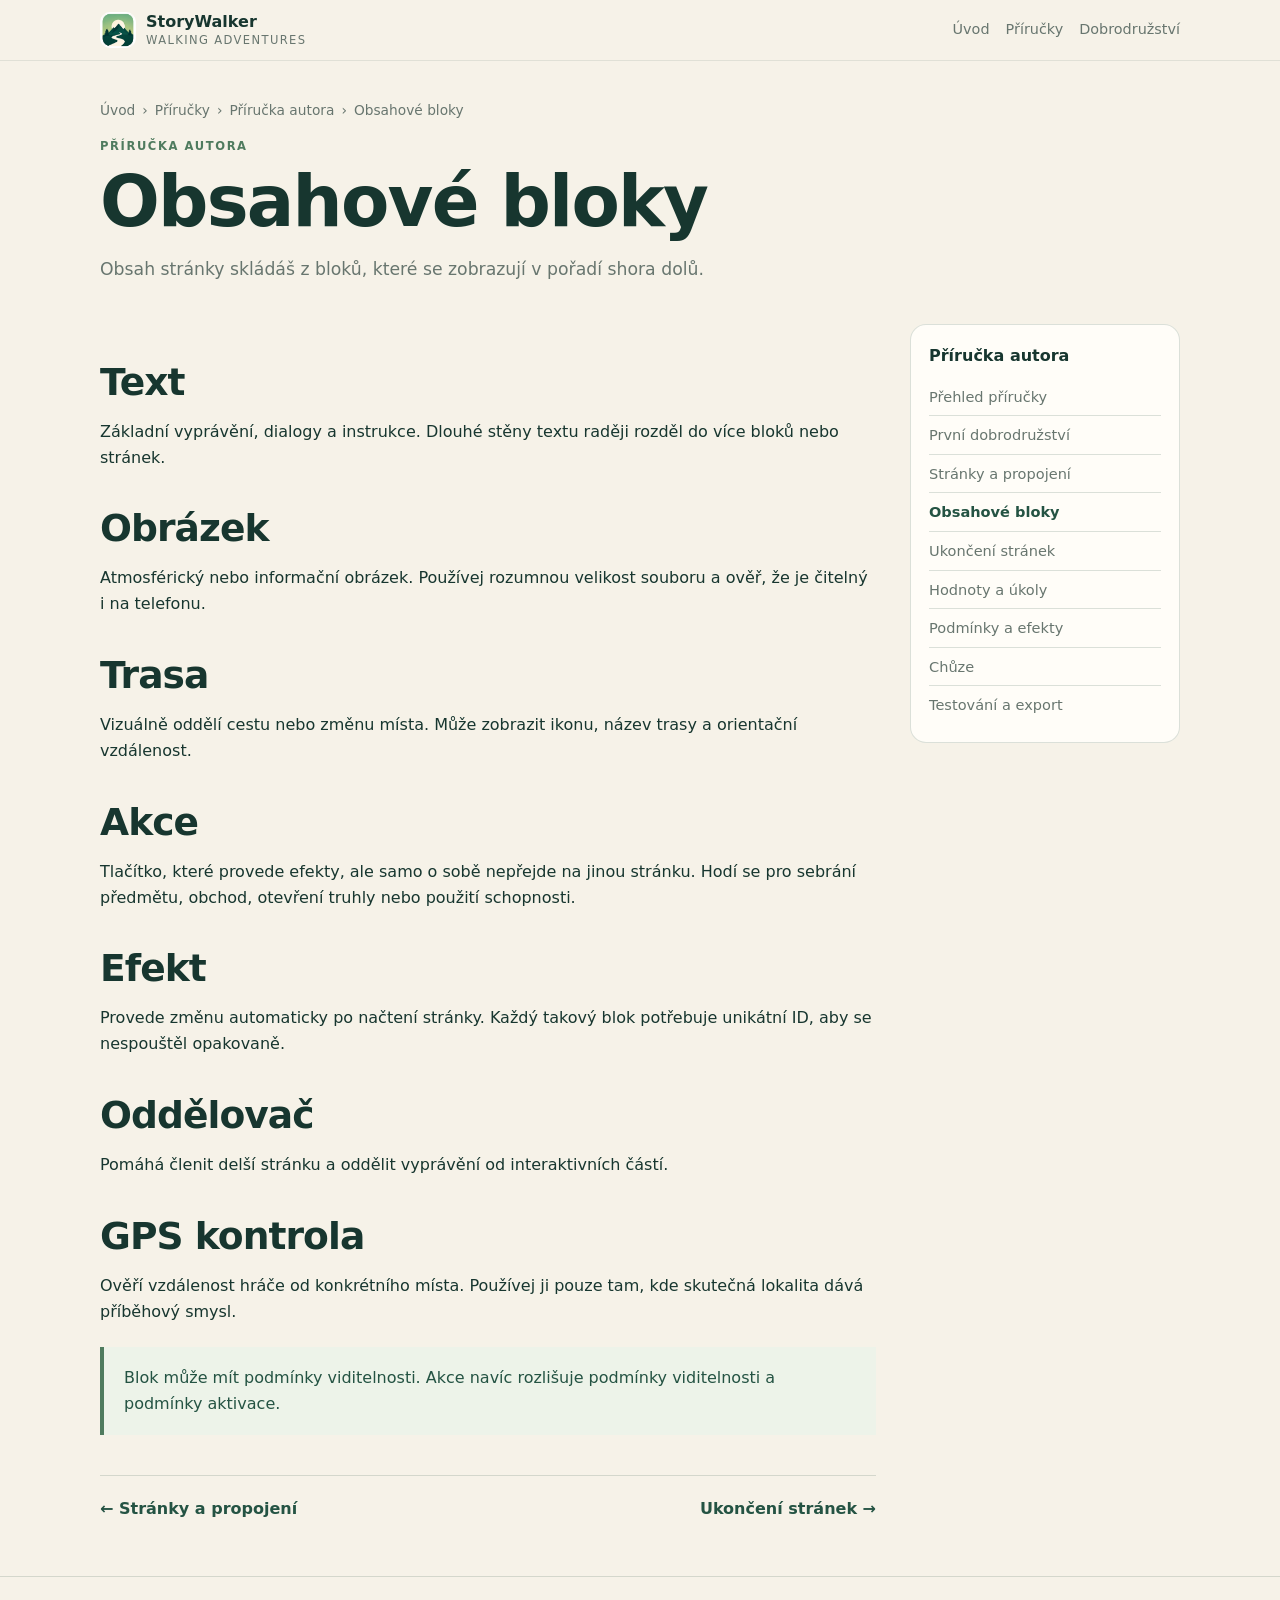
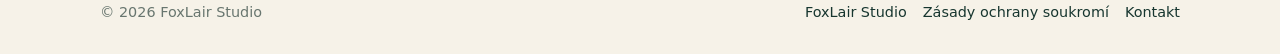
<file: manual/author/content-blocks.html>
<!doctype html><html lang="cs"><head><meta charset="utf-8"><meta name="viewport" content="width=device-width,initial-scale=1"><title>Obsahové bloky – StoryWalker</title><meta name="description" content="Obsah stránky skládáš z bloků, které se zobrazují v pořadí shora dolů."><meta name="theme-color" content="#173f35"><link rel="stylesheet" href="../../assets/site.css"></head><body><header class="topbar"><div class="shell topbar-inner"><a class="brand" href="../../index.html"><img src="../../assets/storywalker-icon.png" alt="Ikona StoryWalkeru"><div class="brand-copy"><strong>StoryWalker</strong><span>Walking adventures</span></div></a><nav class="main-nav" aria-label="Hlavní navigace"><a href="../../index.html">Úvod</a><a href="../../manual/index.html">Příručky</a><a href="../../adventures/index.html">Dobrodružství</a></nav></div></header><main><section class="page-hero"><div class="shell"><div class="breadcrumbs"><a href="../../index.html">Úvod</a><span>›</span><a href="../index.html">Příručky</a><span>›</span><a href="index.html">Příručka autora</a><span>›</span><span>Obsahové bloky</span></div><p class="eyebrow">Příručka autora</p><h1>Obsahové bloky</h1><p class="lead">Obsah stránky skládáš z bloků, které se zobrazují v pořadí shora dolů.</p></div></section><div class="shell page-layout"><article class="content"><h2>Text</h2><p>Základní vyprávění, dialogy a instrukce. Dlouhé stěny textu raději rozděl do více bloků nebo stránek.</p><h2>Obrázek</h2><p>Atmosférický nebo informační obrázek. Používej rozumnou velikost souboru a ověř, že je čitelný i na telefonu.</p><h2>Trasa</h2><p>Vizuálně oddělí cestu nebo změnu místa. Může zobrazit ikonu, název trasy a orientační vzdálenost.</p><h2>Akce</h2><p>Tlačítko, které provede efekty, ale samo o sobě nepřejde na jinou stránku. Hodí se pro sebrání předmětu, obchod, otevření truhly nebo použití schopnosti.</p><h2>Efekt</h2><p>Provede změnu automaticky po načtení stránky. Každý takový blok potřebuje unikátní ID, aby se nespouštěl opakovaně.</p><h2>Oddělovač</h2><p>Pomáhá členit delší stránku a oddělit vyprávění od interaktivních částí.</p><h2>GPS kontrola</h2><p>Ověří vzdálenost hráče od konkrétního místa. Používej ji pouze tam, kde skutečná lokalita dává příběhový smysl.</p><div class="callout">Blok může mít podmínky viditelnosti. Akce navíc rozlišuje podmínky viditelnosti a podmínky aktivace.</div><div class="chapter-nav"><a href="pages.html">← Stránky a propojení</a><a class="next" href="completions.html">Ukončení stránek →</a></div></article><aside class="side"><strong>Příručka autora</strong><a href="index.html">Přehled příručky</a><a href="first-adventure.html">První dobrodružství</a><a href="pages.html">Stránky a propojení</a><a href="content-blocks.html" aria-current="page">Obsahové bloky</a><a href="completions.html">Ukončení stránek</a><a href="values.html">Hodnoty a úkoly</a><a href="conditions-effects.html">Podmínky a efekty</a><a href="walking.html">Chůze</a><a href="testing-export.html">Testování a export</a></aside></div></main><footer><div class="shell footer-row"><div>© 2026 FoxLair Studio</div><div class="footer-links"><a href="https://foxlairstudio.com/">FoxLair Studio</a><a href="../../privacy.html">Zásady ochrany soukromí</a><a href="mailto:foxlair.apps@gmail.com">Kontakt</a></div></div></footer></body></html>
</file>
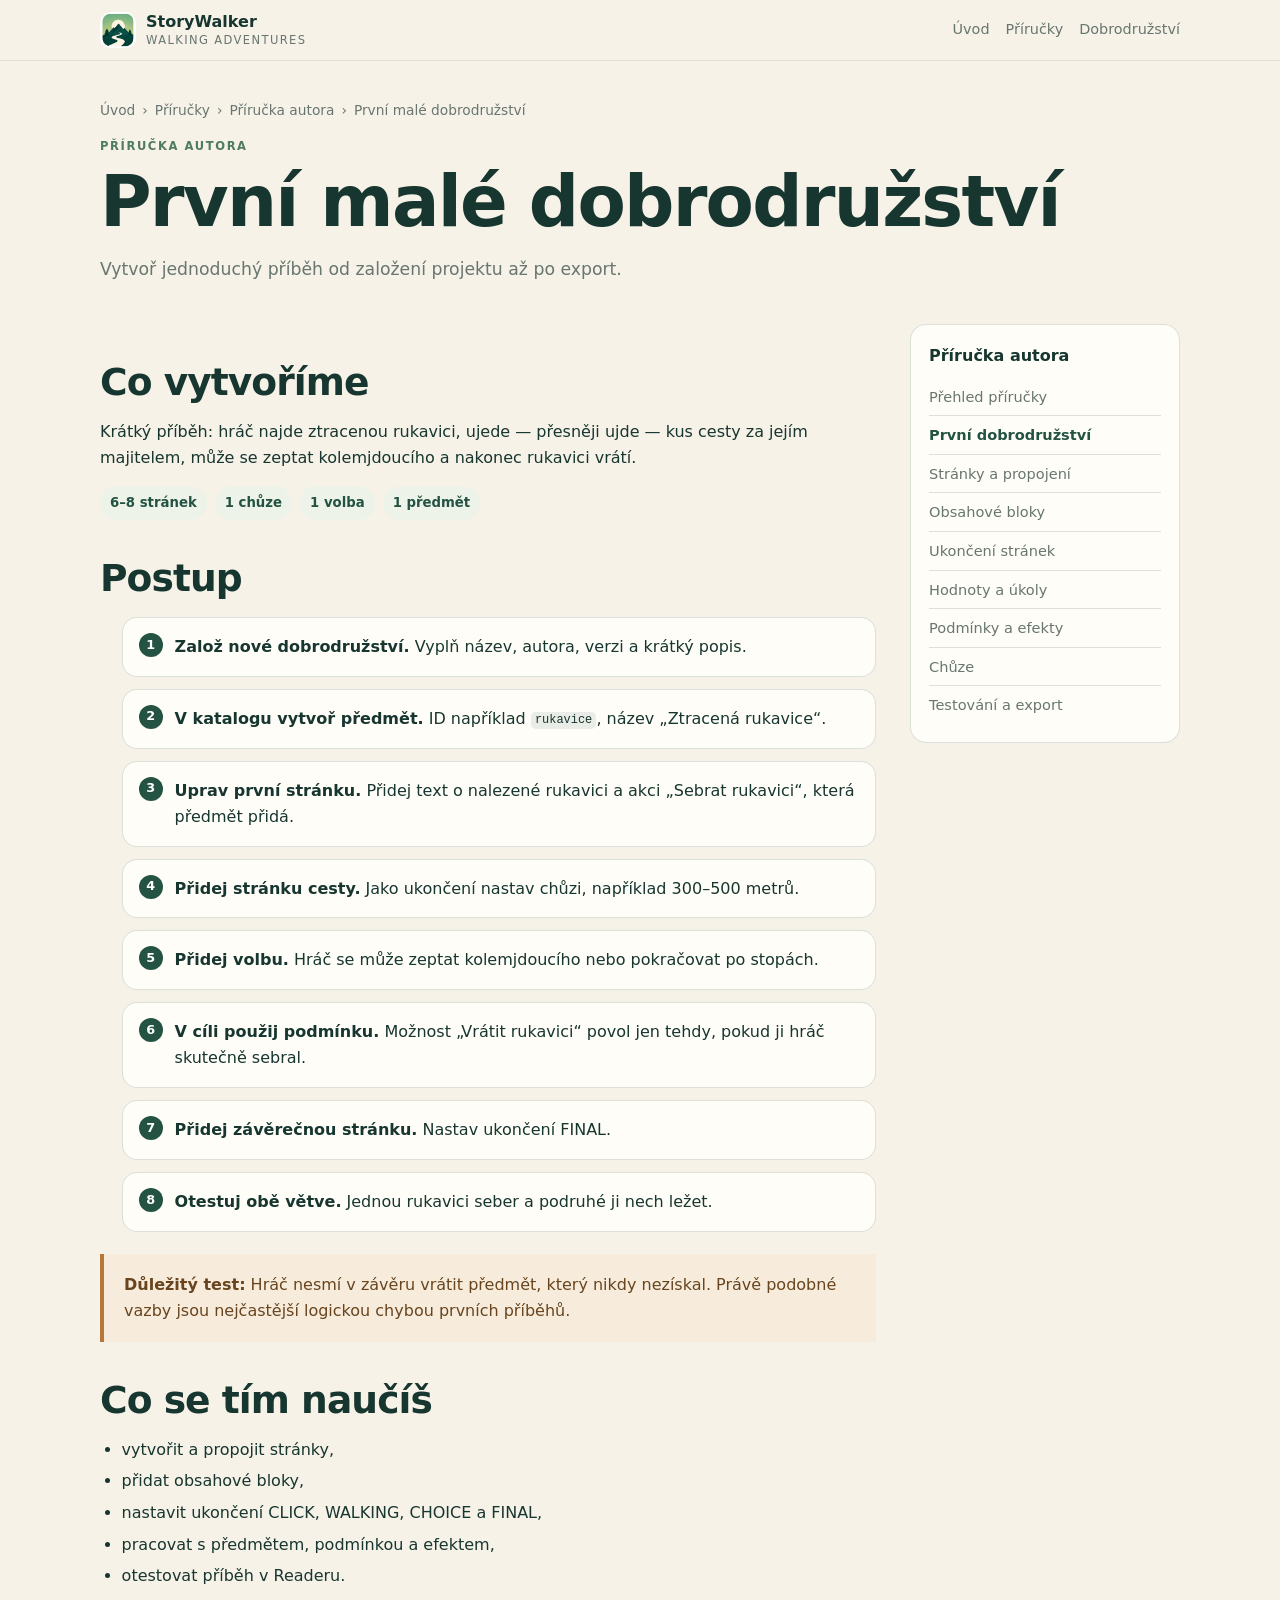
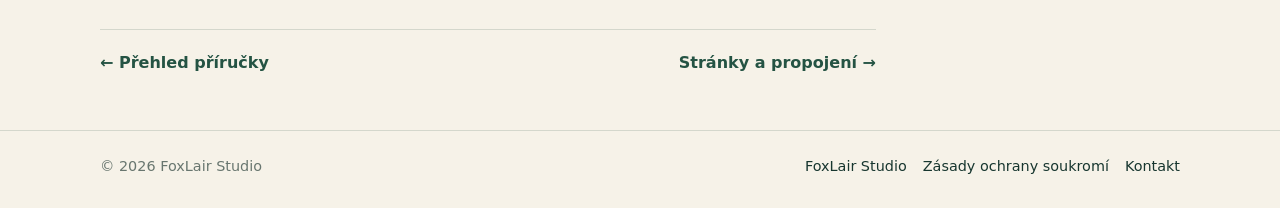
<file: manual/author/first-adventure.html>
<!doctype html><html lang="cs"><head><meta charset="utf-8"><meta name="viewport" content="width=device-width,initial-scale=1"><title>První malé dobrodružství – StoryWalker</title><meta name="description" content="Vytvoř jednoduchý příběh od založení projektu až po export."><meta name="theme-color" content="#173f35"><link rel="stylesheet" href="../../assets/site.css"></head><body><header class="topbar"><div class="shell topbar-inner"><a class="brand" href="../../index.html"><img src="../../assets/storywalker-icon.png" alt="Ikona StoryWalkeru"><div class="brand-copy"><strong>StoryWalker</strong><span>Walking adventures</span></div></a><nav class="main-nav" aria-label="Hlavní navigace"><a href="../../index.html">Úvod</a><a href="../../manual/index.html">Příručky</a><a href="../../adventures/index.html">Dobrodružství</a></nav></div></header><main><section class="page-hero"><div class="shell"><div class="breadcrumbs"><a href="../../index.html">Úvod</a><span>›</span><a href="../index.html">Příručky</a><span>›</span><a href="index.html">Příručka autora</a><span>›</span><span>První malé dobrodružství</span></div><p class="eyebrow">Příručka autora</p><h1>První malé dobrodružství</h1><p class="lead">Vytvoř jednoduchý příběh od založení projektu až po export.</p></div></section><div class="shell page-layout"><article class="content"><h2>Co vytvoříme</h2><p>Krátký příběh: hráč najde ztracenou rukavici, ujede — přesněji ujde — kus cesty za jejím majitelem, může se zeptat kolemjdoucího a nakonec rukavici vrátí.</p><div class="chips"><span class="chip">6–8 stránek</span><span class="chip">1 chůze</span><span class="chip">1 volba</span><span class="chip">1 předmět</span></div><h2>Postup</h2><ol class="steps"><li><strong>Založ nové dobrodružství.</strong> Vyplň název, autora, verzi a krátký popis.</li><li><strong>V katalogu vytvoř předmět.</strong> ID například <code>rukavice</code>, název „Ztracená rukavice“.</li><li><strong>Uprav první stránku.</strong> Přidej text o nalezené rukavici a akci „Sebrat rukavici“, která předmět přidá.</li><li><strong>Přidej stránku cesty.</strong> Jako ukončení nastav chůzi, například 300–500 metrů.</li><li><strong>Přidej volbu.</strong> Hráč se může zeptat kolemjdoucího nebo pokračovat po stopách.</li><li><strong>V cíli použij podmínku.</strong> Možnost „Vrátit rukavici“ povol jen tehdy, pokud ji hráč skutečně sebral.</li><li><strong>Přidej závěrečnou stránku.</strong> Nastav ukončení FINAL.</li><li><strong>Otestuj obě větve.</strong> Jednou rukavici seber a podruhé ji nech ležet.</li></ol><div class="callout warning"><strong>Důležitý test:</strong> Hráč nesmí v závěru vrátit předmět, který nikdy nezískal. Právě podobné vazby jsou nejčastější logickou chybou prvních příběhů.</div><h2>Co se tím naučíš</h2><ul><li>vytvořit a propojit stránky,</li><li>přidat obsahové bloky,</li><li>nastavit ukončení CLICK, WALKING, CHOICE a FINAL,</li><li>pracovat s předmětem, podmínkou a efektem,</li><li>otestovat příběh v Readeru.</li></ul><div class="chapter-nav"><a href="index.html">← Přehled příručky</a><a class="next" href="pages.html">Stránky a propojení →</a></div></article><aside class="side"><strong>Příručka autora</strong><a href="index.html">Přehled příručky</a><a href="first-adventure.html" aria-current="page">První dobrodružství</a><a href="pages.html">Stránky a propojení</a><a href="content-blocks.html">Obsahové bloky</a><a href="completions.html">Ukončení stránek</a><a href="values.html">Hodnoty a úkoly</a><a href="conditions-effects.html">Podmínky a efekty</a><a href="walking.html">Chůze</a><a href="testing-export.html">Testování a export</a></aside></div></main><footer><div class="shell footer-row"><div>© 2026 FoxLair Studio</div><div class="footer-links"><a href="https://foxlairstudio.com/">FoxLair Studio</a><a href="../../privacy.html">Zásady ochrany soukromí</a><a href="mailto:foxlair.apps@gmail.com">Kontakt</a></div></div></footer></body></html>
</file>
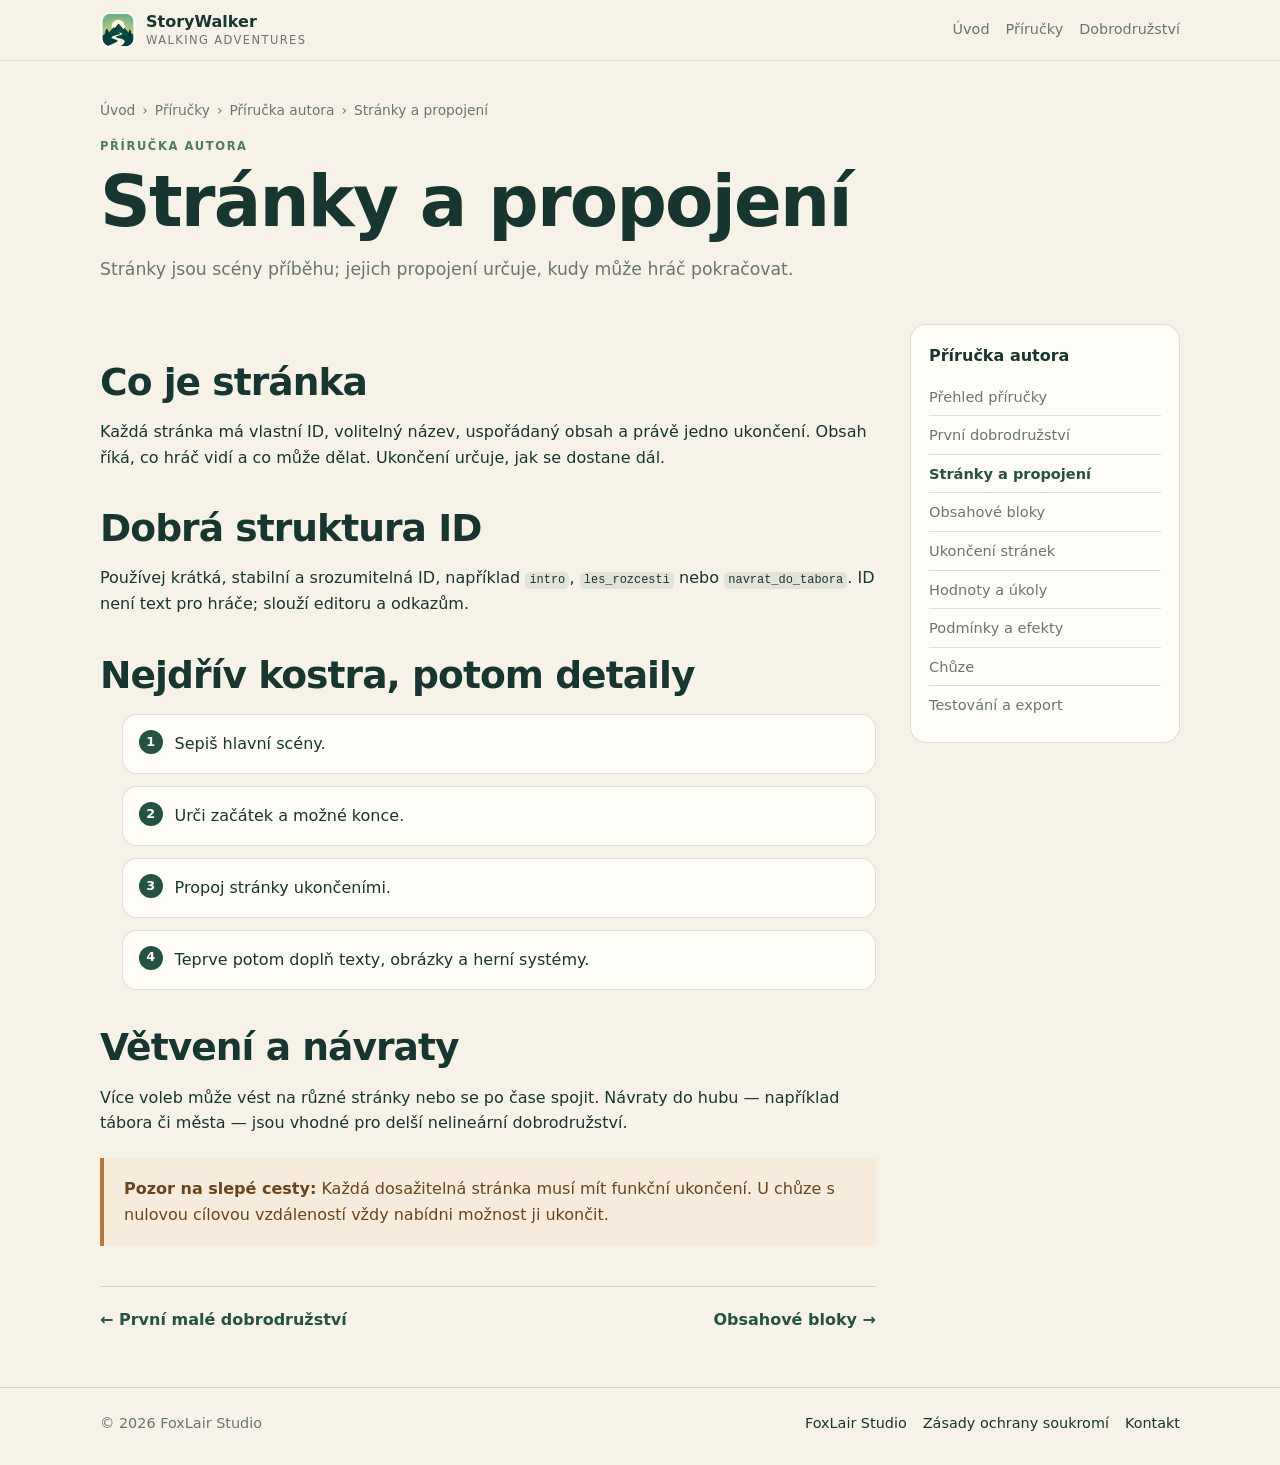
<file: manual/author/pages.html>
<!doctype html><html lang="cs"><head><meta charset="utf-8"><meta name="viewport" content="width=device-width,initial-scale=1"><title>Stránky a propojení – StoryWalker</title><meta name="description" content="Stránky jsou scény příběhu; jejich propojení určuje, kudy může hráč pokračovat."><meta name="theme-color" content="#173f35"><link rel="stylesheet" href="../../assets/site.css"></head><body><header class="topbar"><div class="shell topbar-inner"><a class="brand" href="../../index.html"><img src="../../assets/storywalker-icon.png" alt="Ikona StoryWalkeru"><div class="brand-copy"><strong>StoryWalker</strong><span>Walking adventures</span></div></a><nav class="main-nav" aria-label="Hlavní navigace"><a href="../../index.html">Úvod</a><a href="../../manual/index.html">Příručky</a><a href="../../adventures/index.html">Dobrodružství</a></nav></div></header><main><section class="page-hero"><div class="shell"><div class="breadcrumbs"><a href="../../index.html">Úvod</a><span>›</span><a href="../index.html">Příručky</a><span>›</span><a href="index.html">Příručka autora</a><span>›</span><span>Stránky a propojení</span></div><p class="eyebrow">Příručka autora</p><h1>Stránky a propojení</h1><p class="lead">Stránky jsou scény příběhu; jejich propojení určuje, kudy může hráč pokračovat.</p></div></section><div class="shell page-layout"><article class="content"><h2>Co je stránka</h2><p>Každá stránka má vlastní ID, volitelný název, uspořádaný obsah a právě jedno ukončení. Obsah říká, co hráč vidí a co může dělat. Ukončení určuje, jak se dostane dál.</p><h2>Dobrá struktura ID</h2><p>Používej krátká, stabilní a srozumitelná ID, například <code>intro</code>, <code>les_rozcesti</code> nebo <code>navrat_do_tabora</code>. ID není text pro hráče; slouží editoru a odkazům.</p><h2>Nejdřív kostra, potom detaily</h2><ol class="steps"><li>Sepiš hlavní scény.</li><li>Urči začátek a možné konce.</li><li>Propoj stránky ukončeními.</li><li>Teprve potom doplň texty, obrázky a herní systémy.</li></ol><h2>Větvení a návraty</h2><p>Více voleb může vést na různé stránky nebo se po čase spojit. Návraty do hubu — například tábora či města — jsou vhodné pro delší nelineární dobrodružství.</p><div class="callout warning"><strong>Pozor na slepé cesty:</strong> Každá dosažitelná stránka musí mít funkční ukončení. U chůze s nulovou cílovou vzdáleností vždy nabídni možnost ji ukončit.</div><div class="chapter-nav"><a href="first-adventure.html">← První malé dobrodružství</a><a class="next" href="content-blocks.html">Obsahové bloky →</a></div></article><aside class="side"><strong>Příručka autora</strong><a href="index.html">Přehled příručky</a><a href="first-adventure.html">První dobrodružství</a><a href="pages.html" aria-current="page">Stránky a propojení</a><a href="content-blocks.html">Obsahové bloky</a><a href="completions.html">Ukončení stránek</a><a href="values.html">Hodnoty a úkoly</a><a href="conditions-effects.html">Podmínky a efekty</a><a href="walking.html">Chůze</a><a href="testing-export.html">Testování a export</a></aside></div></main><footer><div class="shell footer-row"><div>© 2026 FoxLair Studio</div><div class="footer-links"><a href="https://foxlairstudio.com/">FoxLair Studio</a><a href="../../privacy.html">Zásady ochrany soukromí</a><a href="mailto:foxlair.apps@gmail.com">Kontakt</a></div></div></footer></body></html>
</file>
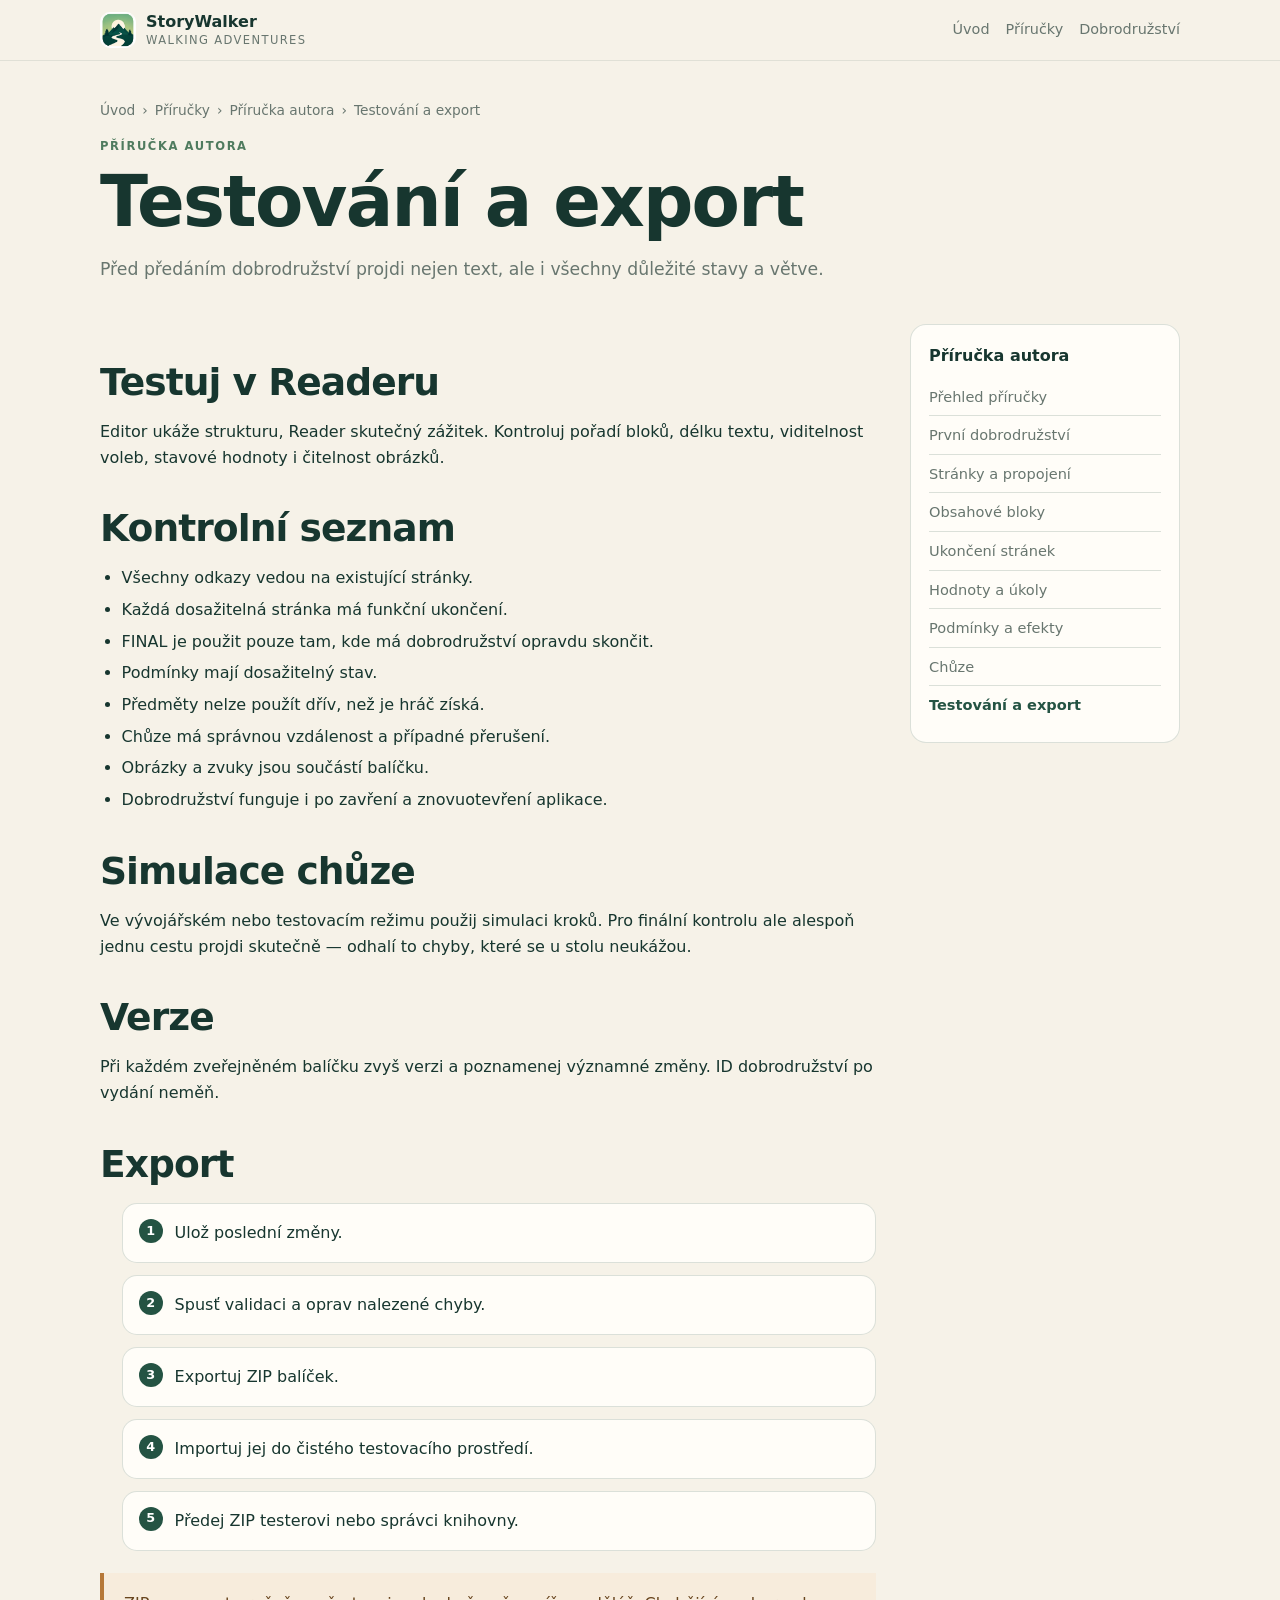
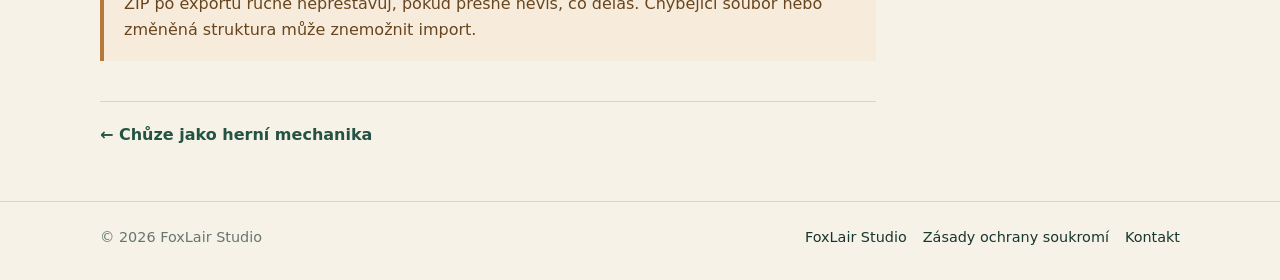
<file: manual/author/testing-export.html>
<!doctype html><html lang="cs"><head><meta charset="utf-8"><meta name="viewport" content="width=device-width,initial-scale=1"><title>Testování a export – StoryWalker</title><meta name="description" content="Před předáním dobrodružství projdi nejen text, ale i všechny důležité stavy a větve."><meta name="theme-color" content="#173f35"><link rel="stylesheet" href="../../assets/site.css"></head><body><header class="topbar"><div class="shell topbar-inner"><a class="brand" href="../../index.html"><img src="../../assets/storywalker-icon.png" alt="Ikona StoryWalkeru"><div class="brand-copy"><strong>StoryWalker</strong><span>Walking adventures</span></div></a><nav class="main-nav" aria-label="Hlavní navigace"><a href="../../index.html">Úvod</a><a href="../../manual/index.html">Příručky</a><a href="../../adventures/index.html">Dobrodružství</a></nav></div></header><main><section class="page-hero"><div class="shell"><div class="breadcrumbs"><a href="../../index.html">Úvod</a><span>›</span><a href="../index.html">Příručky</a><span>›</span><a href="index.html">Příručka autora</a><span>›</span><span>Testování a export</span></div><p class="eyebrow">Příručka autora</p><h1>Testování a export</h1><p class="lead">Před předáním dobrodružství projdi nejen text, ale i všechny důležité stavy a větve.</p></div></section><div class="shell page-layout"><article class="content"><h2>Testuj v Readeru</h2><p>Editor ukáže strukturu, Reader skutečný zážitek. Kontroluj pořadí bloků, délku textu, viditelnost voleb, stavové hodnoty i čitelnost obrázků.</p><h2>Kontrolní seznam</h2><ul><li>Všechny odkazy vedou na existující stránky.</li><li>Každá dosažitelná stránka má funkční ukončení.</li><li>FINAL je použit pouze tam, kde má dobrodružství opravdu skončit.</li><li>Podmínky mají dosažitelný stav.</li><li>Předměty nelze použít dřív, než je hráč získá.</li><li>Chůze má správnou vzdálenost a případné přerušení.</li><li>Obrázky a zvuky jsou součástí balíčku.</li><li>Dobrodružství funguje i po zavření a znovuotevření aplikace.</li></ul><h2>Simulace chůze</h2><p>Ve vývojářském nebo testovacím režimu použij simulaci kroků. Pro finální kontrolu ale alespoň jednu cestu projdi skutečně — odhalí to chyby, které se u stolu neukážou.</p><h2>Verze</h2><p>Při každém zveřejněném balíčku zvyš verzi a poznamenej významné změny. ID dobrodružství po vydání neměň.</p><h2>Export</h2><ol class="steps"><li>Ulož poslední změny.</li><li>Spusť validaci a oprav nalezené chyby.</li><li>Exportuj ZIP balíček.</li><li>Importuj jej do čistého testovacího prostředí.</li><li>Předej ZIP testerovi nebo správci knihovny.</li></ol><div class="callout warning">ZIP po exportu ručně nepřestavuj, pokud přesně nevíš, co děláš. Chybějící soubor nebo změněná struktura může znemožnit import.</div><div class="chapter-nav"><a href="walking.html">← Chůze jako herní mechanika</a></div></article><aside class="side"><strong>Příručka autora</strong><a href="index.html">Přehled příručky</a><a href="first-adventure.html">První dobrodružství</a><a href="pages.html">Stránky a propojení</a><a href="content-blocks.html">Obsahové bloky</a><a href="completions.html">Ukončení stránek</a><a href="values.html">Hodnoty a úkoly</a><a href="conditions-effects.html">Podmínky a efekty</a><a href="walking.html">Chůze</a><a href="testing-export.html" aria-current="page">Testování a export</a></aside></div></main><footer><div class="shell footer-row"><div>© 2026 FoxLair Studio</div><div class="footer-links"><a href="https://foxlairstudio.com/">FoxLair Studio</a><a href="../../privacy.html">Zásady ochrany soukromí</a><a href="mailto:foxlair.apps@gmail.com">Kontakt</a></div></div></footer></body></html>
</file>
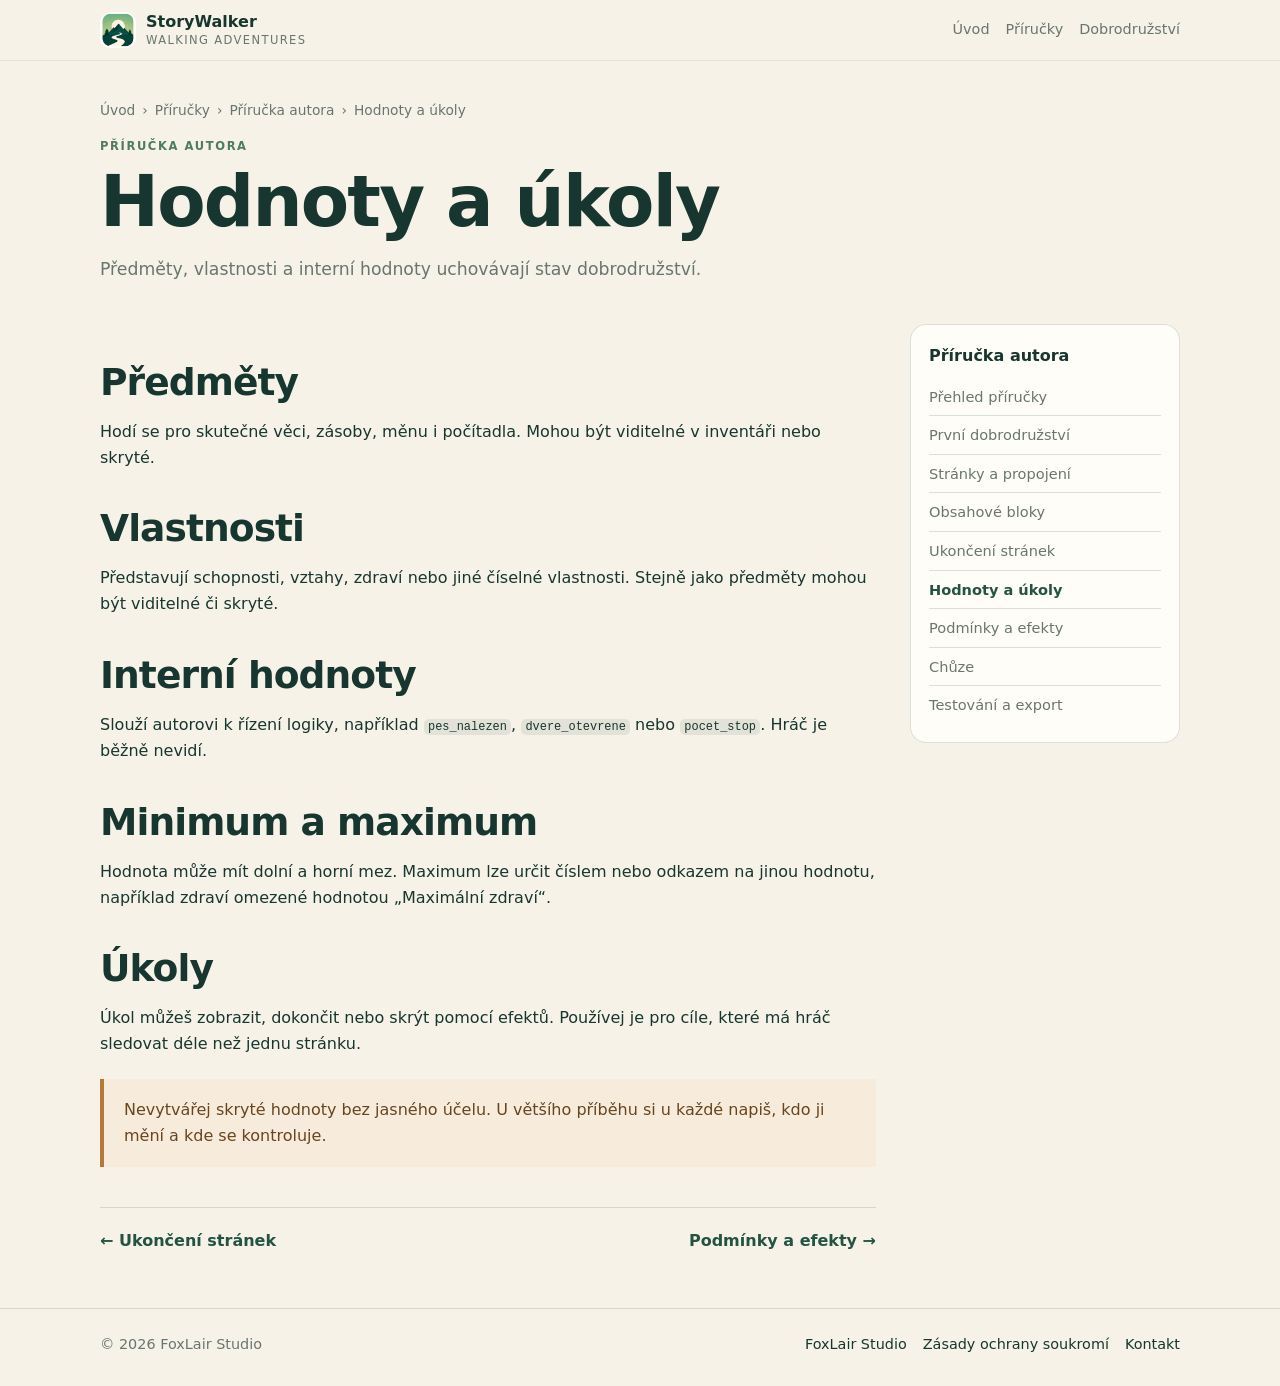
<file: manual/author/values.html>
<!doctype html><html lang="cs"><head><meta charset="utf-8"><meta name="viewport" content="width=device-width,initial-scale=1"><title>Hodnoty a úkoly – StoryWalker</title><meta name="description" content="Předměty, vlastnosti a interní hodnoty uchovávají stav dobrodružství."><meta name="theme-color" content="#173f35"><link rel="stylesheet" href="../../assets/site.css"></head><body><header class="topbar"><div class="shell topbar-inner"><a class="brand" href="../../index.html"><img src="../../assets/storywalker-icon.png" alt="Ikona StoryWalkeru"><div class="brand-copy"><strong>StoryWalker</strong><span>Walking adventures</span></div></a><nav class="main-nav" aria-label="Hlavní navigace"><a href="../../index.html">Úvod</a><a href="../../manual/index.html">Příručky</a><a href="../../adventures/index.html">Dobrodružství</a></nav></div></header><main><section class="page-hero"><div class="shell"><div class="breadcrumbs"><a href="../../index.html">Úvod</a><span>›</span><a href="../index.html">Příručky</a><span>›</span><a href="index.html">Příručka autora</a><span>›</span><span>Hodnoty a úkoly</span></div><p class="eyebrow">Příručka autora</p><h1>Hodnoty a úkoly</h1><p class="lead">Předměty, vlastnosti a interní hodnoty uchovávají stav dobrodružství.</p></div></section><div class="shell page-layout"><article class="content"><h2>Předměty</h2><p>Hodí se pro skutečné věci, zásoby, měnu i počítadla. Mohou být viditelné v inventáři nebo skryté.</p><h2>Vlastnosti</h2><p>Představují schopnosti, vztahy, zdraví nebo jiné číselné vlastnosti. Stejně jako předměty mohou být viditelné či skryté.</p><h2>Interní hodnoty</h2><p>Slouží autorovi k řízení logiky, například <code>pes_nalezen</code>, <code>dvere_otevrene</code> nebo <code>pocet_stop</code>. Hráč je běžně nevidí.</p><h2>Minimum a maximum</h2><p>Hodnota může mít dolní a horní mez. Maximum lze určit číslem nebo odkazem na jinou hodnotu, například zdraví omezené hodnotou „Maximální zdraví“.</p><h2>Úkoly</h2><p>Úkol můžeš zobrazit, dokončit nebo skrýt pomocí efektů. Používej je pro cíle, které má hráč sledovat déle než jednu stránku.</p><div class="callout warning">Nevytvářej skryté hodnoty bez jasného účelu. U většího příběhu si u každé napiš, kdo ji mění a kde se kontroluje.</div><div class="chapter-nav"><a href="completions.html">← Ukončení stránek</a><a class="next" href="conditions-effects.html">Podmínky a efekty →</a></div></article><aside class="side"><strong>Příručka autora</strong><a href="index.html">Přehled příručky</a><a href="first-adventure.html">První dobrodružství</a><a href="pages.html">Stránky a propojení</a><a href="content-blocks.html">Obsahové bloky</a><a href="completions.html">Ukončení stránek</a><a href="values.html" aria-current="page">Hodnoty a úkoly</a><a href="conditions-effects.html">Podmínky a efekty</a><a href="walking.html">Chůze</a><a href="testing-export.html">Testování a export</a></aside></div></main><footer><div class="shell footer-row"><div>© 2026 FoxLair Studio</div><div class="footer-links"><a href="https://foxlairstudio.com/">FoxLair Studio</a><a href="../../privacy.html">Zásady ochrany soukromí</a><a href="mailto:foxlair.apps@gmail.com">Kontakt</a></div></div></footer></body></html>
</file>
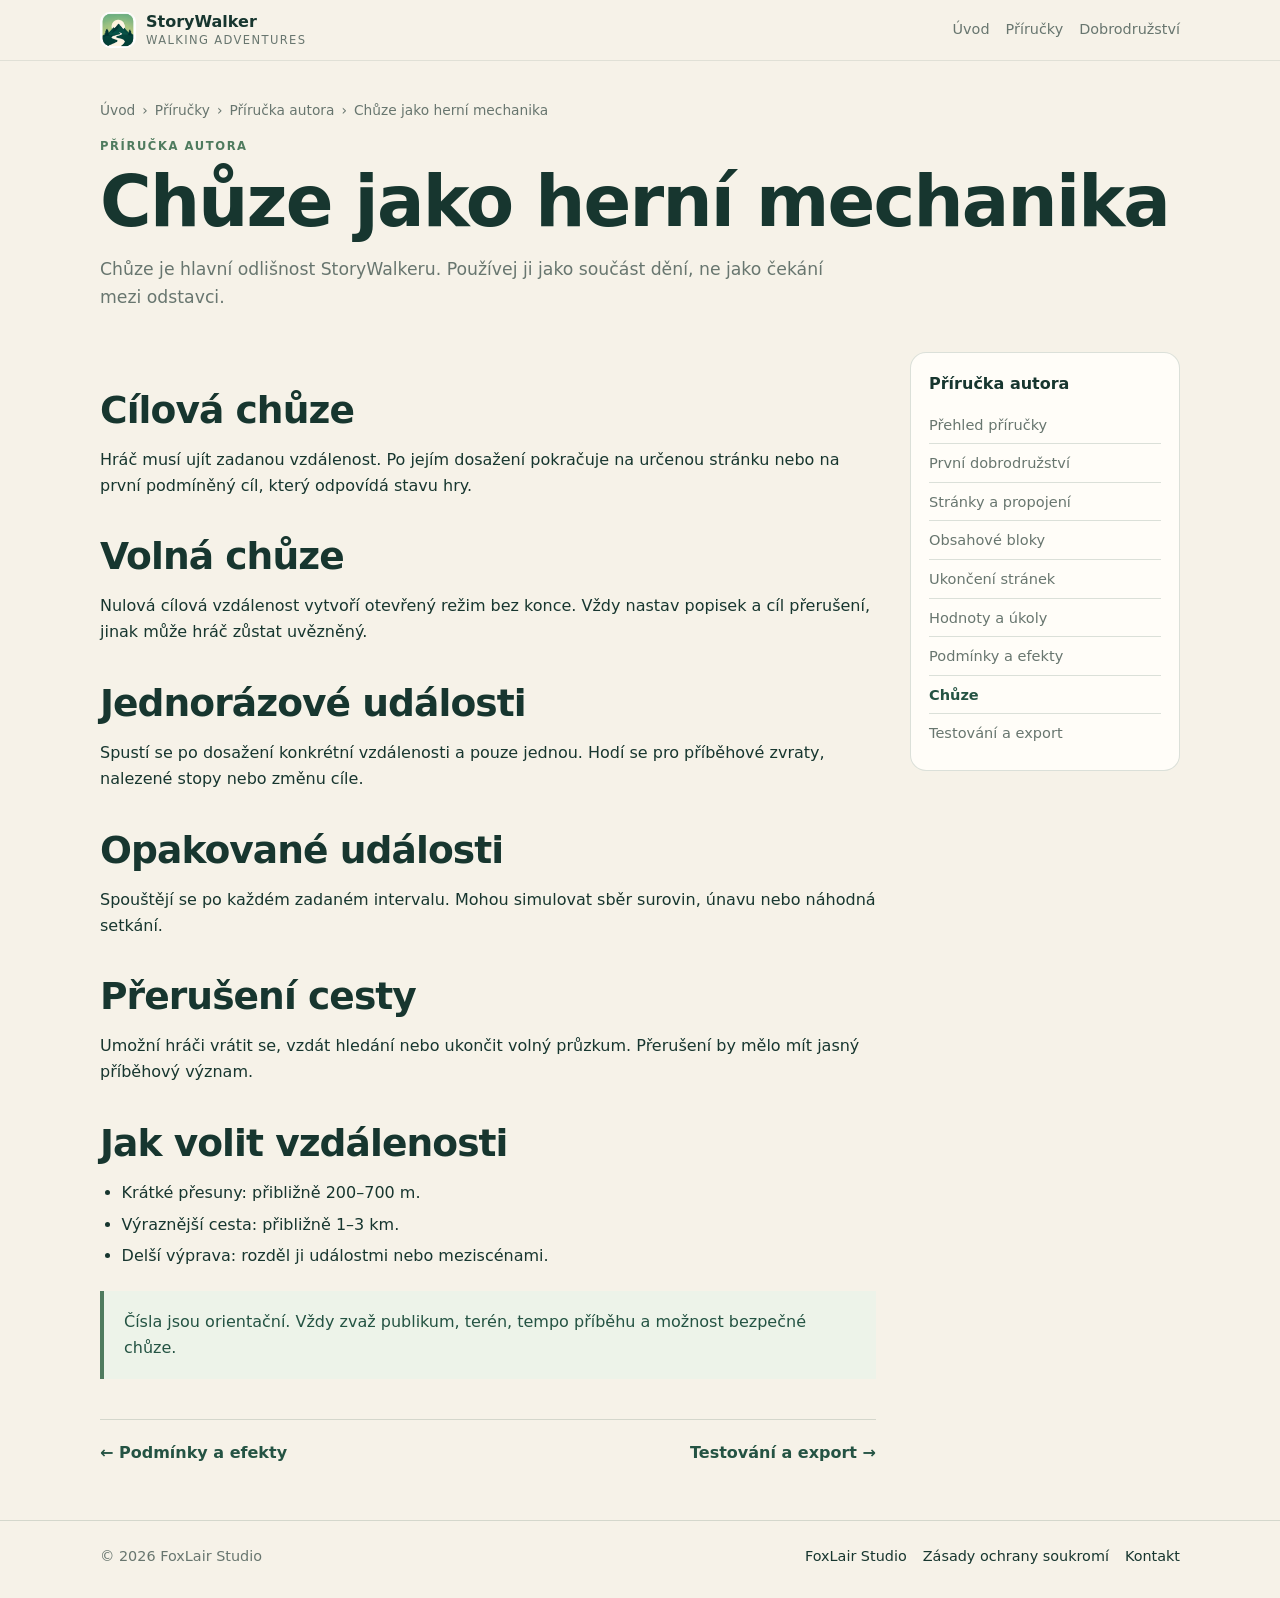
<file: manual/author/walking.html>
<!doctype html><html lang="cs"><head><meta charset="utf-8"><meta name="viewport" content="width=device-width,initial-scale=1"><title>Chůze jako herní mechanika – StoryWalker</title><meta name="description" content="Chůze je hlavní odlišnost StoryWalkeru. Používej ji jako součást dění, ne jako čekání mezi odstavci."><meta name="theme-color" content="#173f35"><link rel="stylesheet" href="../../assets/site.css"></head><body><header class="topbar"><div class="shell topbar-inner"><a class="brand" href="../../index.html"><img src="../../assets/storywalker-icon.png" alt="Ikona StoryWalkeru"><div class="brand-copy"><strong>StoryWalker</strong><span>Walking adventures</span></div></a><nav class="main-nav" aria-label="Hlavní navigace"><a href="../../index.html">Úvod</a><a href="../../manual/index.html">Příručky</a><a href="../../adventures/index.html">Dobrodružství</a></nav></div></header><main><section class="page-hero"><div class="shell"><div class="breadcrumbs"><a href="../../index.html">Úvod</a><span>›</span><a href="../index.html">Příručky</a><span>›</span><a href="index.html">Příručka autora</a><span>›</span><span>Chůze jako herní mechanika</span></div><p class="eyebrow">Příručka autora</p><h1>Chůze jako herní mechanika</h1><p class="lead">Chůze je hlavní odlišnost StoryWalkeru. Používej ji jako součást dění, ne jako čekání mezi odstavci.</p></div></section><div class="shell page-layout"><article class="content"><h2>Cílová chůze</h2><p>Hráč musí ujít zadanou vzdálenost. Po jejím dosažení pokračuje na určenou stránku nebo na první podmíněný cíl, který odpovídá stavu hry.</p><h2>Volná chůze</h2><p>Nulová cílová vzdálenost vytvoří otevřený režim bez konce. Vždy nastav popisek a cíl přerušení, jinak může hráč zůstat uvězněný.</p><h2>Jednorázové události</h2><p>Spustí se po dosažení konkrétní vzdálenosti a pouze jednou. Hodí se pro příběhové zvraty, nalezené stopy nebo změnu cíle.</p><h2>Opakované události</h2><p>Spouštějí se po každém zadaném intervalu. Mohou simulovat sběr surovin, únavu nebo náhodná setkání.</p><h2>Přerušení cesty</h2><p>Umožní hráči vrátit se, vzdát hledání nebo ukončit volný průzkum. Přerušení by mělo mít jasný příběhový význam.</p><h2>Jak volit vzdálenosti</h2><ul><li>Krátké přesuny: přibližně 200–700 m.</li><li>Výraznější cesta: přibližně 1–3 km.</li><li>Delší výprava: rozděl ji událostmi nebo meziscénami.</li></ul><div class="callout">Čísla jsou orientační. Vždy zvaž publikum, terén, tempo příběhu a možnost bezpečné chůze.</div><div class="chapter-nav"><a href="conditions-effects.html">← Podmínky a efekty</a><a class="next" href="testing-export.html">Testování a export →</a></div></article><aside class="side"><strong>Příručka autora</strong><a href="index.html">Přehled příručky</a><a href="first-adventure.html">První dobrodružství</a><a href="pages.html">Stránky a propojení</a><a href="content-blocks.html">Obsahové bloky</a><a href="completions.html">Ukončení stránek</a><a href="values.html">Hodnoty a úkoly</a><a href="conditions-effects.html">Podmínky a efekty</a><a href="walking.html" aria-current="page">Chůze</a><a href="testing-export.html">Testování a export</a></aside></div></main><footer><div class="shell footer-row"><div>© 2026 FoxLair Studio</div><div class="footer-links"><a href="https://foxlairstudio.com/">FoxLair Studio</a><a href="../../privacy.html">Zásady ochrany soukromí</a><a href="mailto:foxlair.apps@gmail.com">Kontakt</a></div></div></footer></body></html>
</file>
<file: assets/site.css>
:root{--bg:#f6f2e8;--surface:#fffdf8;--surface-soft:#edf3e9;--text:#17362f;--muted:#68766f;--accent:#4f7b5e;--accent-strong:#245343;--accent-light:#a7c87f;--border:rgba(31,74,60,.16);--shadow:0 18px 52px rgba(20,58,47,.10);--code:#173f35}
*{box-sizing:border-box}html{scroll-behavior:smooth}body{margin:0;background:var(--bg);color:var(--text);font-family:Inter,ui-sans-serif,system-ui,-apple-system,BlinkMacSystemFont,"Segoe UI",sans-serif;line-height:1.62}img{display:block;max-width:100%}a{color:inherit}.shell{width:min(1080px,calc(100% - 28px));margin:0 auto}.topbar{position:sticky;top:0;z-index:10;border-bottom:1px solid rgba(31,74,60,.10);background:rgba(246,242,232,.94);backdrop-filter:blur(12px)}.topbar-inner{display:flex;align-items:center;justify-content:space-between;gap:20px;min-height:60px}.brand{display:flex;align-items:center;gap:10px;text-decoration:none}.brand img{width:36px;height:36px;border-radius:10px}.brand-copy{display:flex;flex-direction:column;line-height:1.05}.brand-copy strong{font-size:1rem}.brand-copy span{margin-top:4px;color:var(--muted);font-size:.72rem;letter-spacing:.12em;text-transform:uppercase}.main-nav{display:flex;gap:16px;color:var(--muted);font-size:.9rem}.main-nav a{text-decoration:none}.main-nav a:hover,.main-nav a[aria-current="page"]{color:var(--text)}.page-hero{padding:38px 0 26px}.breadcrumbs{display:flex;gap:7px;flex-wrap:wrap;margin:0 0 16px;color:var(--muted);font-size:.86rem}.breadcrumbs a{text-decoration:none}.eyebrow{margin:0 0 7px;color:var(--accent);font-size:.72rem;font-weight:800;letter-spacing:.14em;text-transform:uppercase}h1,h2,h3{line-height:1.12;letter-spacing:-.025em}h1{margin:0;font-size:clamp(2.45rem,6vw,4.4rem)}h2{margin:2.3rem 0 .75rem;font-size:clamp(1.65rem,4vw,2.35rem)}h3{margin:1.5rem 0 .45rem;font-size:1.18rem}.lead{max-width:760px;margin:14px 0 0;color:var(--muted);font-size:1.08rem}.page-layout{display:grid;grid-template-columns:minmax(0,1fr) 270px;gap:34px;align-items:start;padding:14px 0 54px}.content{min-width:0}.content p,.content li{max-width:78ch}.content ul,.content ol{padding-left:1.35rem}.content li+li{margin-top:.36rem}.side{position:sticky;top:84px;padding:18px;border:1px solid var(--border);border-radius:16px;background:var(--surface)}.side strong{display:block;margin-bottom:9px}.side a{display:block;padding:7px 0;color:var(--muted);text-decoration:none;border-bottom:1px solid var(--border);font-size:.91rem}.side a:last-child{border-bottom:0}.side a:hover,.side a[aria-current="page"]{color:var(--accent-strong);font-weight:650}.card-grid{display:grid;grid-template-columns:repeat(2,minmax(0,1fr));gap:15px;margin-top:24px}.card{display:flex;flex-direction:column;padding:21px;border:1px solid var(--border);border-radius:18px;background:var(--surface);text-decoration:none}.card:hover{transform:translateY(-2px);box-shadow:0 12px 32px rgba(20,58,47,.08)}.card h2,.card h3{margin:0;font-size:1.25rem}.card p{margin:8px 0 0;color:var(--muted)}.card .more{margin-top:auto;padding-top:15px;color:var(--accent);font-weight:750}.callout{margin:22px 0;padding:18px 20px;border-left:4px solid var(--accent);background:var(--surface-soft);color:var(--accent-strong)}.warning{border-left-color:#b67838;background:#f7ecdc;color:#68451e}.example{margin:18px 0;padding:18px;border:1px solid var(--border);border-radius:16px;background:var(--surface)}.example strong{display:block;margin-bottom:7px}.steps{counter-reset:steps;margin:18px 0}.steps>li{position:relative;list-style:none;margin:0 0 12px;padding:16px 18px 16px 52px;border:1px solid var(--border);border-radius:15px;background:var(--surface)}.steps>li:before{counter-increment:steps;content:counter(steps);position:absolute;left:16px;top:15px;display:grid;place-items:center;width:24px;height:24px;border-radius:50%;background:var(--accent-strong);color:white;font-weight:800;font-size:.8rem}.chips{display:flex;gap:8px;flex-wrap:wrap;margin:14px 0}.chip{padding:6px 10px;border-radius:999px;background:var(--surface-soft);color:var(--accent-strong);font-size:.83rem;font-weight:650}.chapter-nav{display:flex;justify-content:space-between;gap:14px;margin-top:40px;padding-top:20px;border-top:1px solid var(--border)}.chapter-nav a{max-width:48%;text-decoration:none;color:var(--accent-strong);font-weight:700}.chapter-nav .next{text-align:right;margin-left:auto}.button-row{display:flex;gap:10px;flex-wrap:wrap;margin-top:22px}.button{display:inline-flex;align-items:center;justify-content:center;padding:11px 16px;border-radius:999px;background:var(--accent-strong);color:#fff;text-decoration:none;font-weight:750}.button.secondary{background:var(--surface);color:var(--accent-strong);border:1px solid var(--border)}code{padding:.12em .35em;border-radius:5px;background:rgba(31,74,60,.09);font-size:.92em}pre{overflow:auto;padding:16px;border-radius:14px;background:var(--code);color:#f7f5ec;line-height:1.5}footer{padding:24px 0 30px;border-top:1px solid var(--border);color:var(--muted);font-size:.9rem}.footer-row{display:flex;justify-content:space-between;gap:18px;flex-wrap:wrap}.footer-links{display:flex;gap:16px;flex-wrap:wrap}.footer-links a{color:var(--text);text-decoration:none}@media(max-width:820px){.main-nav{display:none}.page-layout{grid-template-columns:1fr}.side{position:static;order:-1}.card-grid{grid-template-columns:1fr 1fr}}@media(max-width:560px){.shell{width:min(100% - 20px,1080px)}.topbar-inner{min-height:56px}.page-hero{padding:28px 0 18px}.page-layout{padding-bottom:36px}.card-grid{grid-template-columns:1fr}.chapter-nav{flex-direction:column}.chapter-nav a{max-width:100%}.chapter-nav .next{text-align:left;margin-left:0}}
</file>
<file: editor/assets/index-I3UlLI2G.css>
html,body,#root{min-height:100%}:root{color:#23313d;background:#eef2f5;font-family:Inter,ui-sans-serif,system-ui,-apple-system,BlinkMacSystemFont,Segoe UI,sans-serif}*{box-sizing:border-box}body{min-width:1180px;margin:0;overflow:hidden}button,input,textarea,select{font:inherit}button{cursor:pointer;color:#29465a;background:#fff;border:1px solid #ccd7df;border-radius:9px;padding:7px 10px}button:hover{border-color:#90b2c8}button.active{color:#174b70;background:#e6f1f8;border-color:#8bb7d2}button.primary{color:#fff;background:#236b96;border-color:#236b96}button.danger{color:#a53c47;background:#fff7f8;border-color:#e2bec4}button:disabled{opacity:.45;cursor:not-allowed}label{color:#607385;gap:5px;font-size:.74rem;font-weight:700;display:grid}input,textarea,select{color:#1d2d38;background:#fff;border:1px solid #cfdbe3;border-radius:8px;min-width:0;padding:7px 8px}textarea{resize:vertical;min-height:110px;line-height:1.45}.app-shell{grid-template-rows:58px minmax(0,1fr) 26px;height:100vh;display:grid}.top-panel{z-index:10;background:#fff;border-bottom:1px solid #d7e0e6;grid-template-columns:auto auto 1fr;align-items:center;gap:16px;height:58px;padding:0 14px;display:grid;position:sticky;top:0;box-shadow:0 1px 8px #1e32460d}.brand-box{align-items:center;gap:10px;min-width:260px;display:flex}.brand-mark{color:#fff;background:linear-gradient(135deg,#2676a8,#47a47a);border-radius:10px;place-items:center;width:34px;height:34px;font-size:.75rem;font-weight:900;display:grid}.brand-box strong{font-size:.96rem;display:block}.brand-box span{color:#718292;margin-top:1px;font-size:.72rem;display:block}.top-nav{gap:6px;display:flex}.top-nav button{padding:7px 10px;font-size:.82rem}.top-actions{justify-content:flex-end;align-items:center;gap:7px;display:flex}.top-actions button{padding:7px 9px;font-size:.8rem}.screen-select{color:#6e7f8e;grid-template-columns:none;align-items:center;gap:6px;font-size:.72rem;display:flex}.screen-select select{width:128px;padding:5px 6px}.main-layout{grid-template-columns:245px minmax(560px,1fr) 430px;min-height:0;display:grid}.node-panel{background:#f8fafb;border-right:1px solid #d7e0e6;grid-template-rows:auto minmax(0,1fr) auto;min-height:0;display:grid}.node-panel-head{border-bottom:1px solid #e0e7ec;padding:10px}.add-node{width:100%}.node-scroll{align-content:start;gap:4px;padding:8px;display:grid;overflow:auto}.node-row{text-align:left;background:0 0;border-color:#0000;border-radius:8px;grid-template-columns:28px minmax(0,1fr);align-items:center;gap:7px;width:100%;padding:6px 8px;display:grid}.node-row strong{text-overflow:ellipsis;white-space:nowrap;font-size:.82rem;font-weight:650;overflow:hidden}.completion-icon{color:#2d668e;background:#edf4f8;border-radius:7px;place-items:center;width:24px;height:24px;font-size:.78rem;display:grid}.node-row.active{background:#e4f0f7;border-color:#b6d0e1}.left-summary{color:#738393;background:#fff;border-top:1px solid #e0e7ec;padding:9px 11px;font-size:.75rem}.work-panel{background:#fff;min-width:0;min-height:0;padding:16px 18px;overflow:auto}.preview-panel{background:#f5f8fa;border-left:1px solid #d7e0e6;min-height:0;padding:12px;overflow:auto}.preview-sticky{align-content:start;gap:10px;display:grid}.preview-head{color:#314c60;justify-content:space-between;align-items:center;font-size:.82rem;display:flex}.preview-head span{color:#748595;white-space:nowrap;text-overflow:ellipsis;max-width:220px;font-size:.74rem;overflow:hidden}.statusbar{color:#6d7f8f;white-space:nowrap;text-overflow:ellipsis;background:#fff;border-top:1px solid #d7e0e6;padding:5px 12px;font-size:.72rem;overflow:hidden}.eyebrow{letter-spacing:.08em;color:#7c91a2;text-transform:uppercase;font-size:.68rem;font-weight:800}h1,h2,h3,p{margin:0}h1{font-size:1.35rem}h2{font-size:1.08rem}.page-workspace{gap:12px;min-width:0;display:grid}.page-title-row{border-bottom:1px solid #e3e9ee;grid-template-columns:minmax(220px,1fr) minmax(360px,620px);align-items:end;gap:14px;padding-bottom:11px;display:grid}.page-title-row small{color:#7a8b9a}.page-split{grid-template-columns:275px minmax(0,1fr);gap:14px;min-height:calc(100vh - 160px);display:grid}.block-list-panel{background:#f8fafb;border:1px solid #dce5eb;border-radius:12px;grid-template-rows:auto auto minmax(0,1fr);min-height:0;display:grid;overflow:hidden}.tabs{background:#fff;border-bottom:1px solid #dce5eb;grid-template-columns:1fr 1fr;gap:5px;padding:8px;display:grid}.tabs button{justify-content:center;gap:6px;display:flex}.tabs em{color:#718494;font-style:normal}.add-blocks{border-bottom:1px solid #e5ebf0;flex-wrap:wrap;gap:4px;padding:8px;display:flex}.add-blocks button{padding:4px 6px;font-size:.68rem}.block-scroll{align-content:start;gap:6px;padding:8px;display:grid;overflow:auto}.block-row{text-align:left;background:#fff;grid-template-columns:28px minmax(0,1fr);align-items:center;gap:8px;width:100%;display:grid}.block-row>span{color:#27688f;background:#eef5f9;border-radius:7px;place-items:center;width:24px;height:24px;font-size:.75rem;font-weight:800;display:grid}.block-row strong{font-size:.78rem;display:block}.block-row small{color:#728392;text-overflow:ellipsis;white-space:nowrap;font-size:.72rem;display:block;overflow:hidden}.block-row.active{background:#eaf4fa;border-color:#a9cbdf}.detail-panel{min-width:0}.completion-mini{gap:8px;padding:12px;display:grid}.completion-mini div{align-items:center;gap:8px;display:flex}.completion-mini span{color:#21658d;background:#e5f0f7;border-radius:8px;place-items:center;width:28px;height:28px;display:grid}.completion-mini small{color:#687b8d;line-height:1.4}.editor-card,.catalog-card,.subtle-box{background:#fbfdfe;border:1px solid #dce5eb;border-radius:12px;gap:12px;padding:13px;display:grid}.completion-editor{background:#fffdf7;border-color:#eadbb7}.detail-head{justify-content:space-between;align-items:start;gap:10px;display:flex}.form-row{grid-template-columns:repeat(auto-fit,minmax(150px,1fr));align-items:end;gap:10px;display:grid}.form-row.mini{grid-template-columns:180px minmax(160px,1fr)}.wide-field{grid-column:1/-1}.soft-note{color:#718493;font-size:.82rem;line-height:1.45}.sub-editor{background:#fff;border:1px solid #e0e8ee;border-radius:10px;padding:8px}.sub-editor>summary{cursor:pointer;color:#365d78;justify-content:space-between;font-weight:800;display:flex}.condition-list{gap:8px;margin-top:8px;display:grid}.condition-row{grid-template-columns:minmax(170px,1fr) 80px 80px 32px;align-items:end;gap:6px;display:grid}.small-button{padding:6px}.effects-editor,.nested-list{gap:8px;display:grid}.nested-head{justify-content:space-between;align-items:center;display:flex}.nested-card,.effect-card{background:#fff;border:1px solid #dce6ed;border-radius:10px;padding:8px}.nested-card summary,.effect-card summary{cursor:pointer;color:#2f5d7a;grid-template-columns:minmax(120px,1fr) auto;align-items:center;gap:8px;display:grid}.nested-card summary span{color:#738695;text-align:right;font-size:.75rem}.nested-body,.effect-body{border-top:1px solid #e8eef2;gap:9px;margin-top:9px;padding-top:9px;display:grid}.walking-card{background:#fbfdff}.target-editor{grid-template-columns:120px minmax(160px,1fr);gap:8px;display:grid}.json-field textarea{min-height:130px;font-family:ui-monospace,SFMono-Regular,Menlo,Consolas,monospace;font-size:.76rem}.error-text{color:#b3434d}.asset-image{object-fit:cover;border-radius:8px;width:100%;height:100%;display:block}.image-placeholder{color:#7a8c9c;text-align:center;background:#f3f7fa;border:1px dashed #c9d7e0;border-radius:8px;place-items:center;min-height:90px;padding:10px;display:grid}.editor-image{height:190px}.reader-frame{background:#fff;border:1px solid #cbd8e0;border-radius:24px;grid-template-rows:38px minmax(0,1fr);max-width:100%;margin:0 auto;display:grid;overflow:hidden;box-shadow:0 10px 30px #2d41501f}.reader-top{color:#fff;background:#18364a;justify-content:space-between;align-items:center;padding:0 14px;font-size:.75rem;display:flex}.reader-top em{opacity:.7;font-style:normal}.reader-content{align-content:start;gap:11px;padding:15px;font-size:.92rem;line-height:1.45;display:grid;overflow:auto}.reader-button{color:#fff;background:#246d98;border-color:#246d98;width:100%;padding:10px 12px}.reader-button.secondary{color:#2b607f;background:#fff}.route-block{background:#eef6f1;border-radius:10px;grid-template-columns:34px 1fr;align-items:center;gap:8px;padding:9px;display:grid}.route-block small{color:#687c8a;display:block}.note{color:#596f80;background:#f1f5f8;border-radius:9px;padding:8px}.final-box{background:#f6f1fb;border-radius:10px;padding:10px}.progress{background:#dce7ee;border-radius:99px;height:9px;overflow:hidden}.progress span{background:#2b7ca9;height:100%;display:block}.walk-buttons{grid-template-columns:1fr 1fr 1fr;gap:5px;display:grid}.walking-preview{gap:8px;display:grid}.runtime-panel,.log-panel{background:#fff;border:1px solid #dce5eb;border-radius:12px;overflow:hidden}.runtime-tabs{border-bottom:1px solid #e3eaf0;grid-template-columns:repeat(4,1fr);gap:4px;padding:8px;display:grid}.runtime-tabs button{padding:5px;font-size:.68rem}.runtime-list{gap:6px;max-height:220px;padding:8px;display:grid;overflow:auto}.runtime-row{grid-template-columns:minmax(0,1fr) 74px;align-items:center;gap:8px;font-size:.75rem;display:grid}.runtime-row.text{grid-template-columns:minmax(0,1fr) 135px}.runtime-row span{white-space:nowrap;text-overflow:ellipsis;overflow:hidden}.runtime-row em{color:#8a9aaa;font-size:.65rem;font-style:normal;display:block}.runtime-row input,.runtime-row select{padding:5px 6px}.log-panel details{border-bottom:1px solid #e8eef2;padding:8px}.log-panel details:last-child{border-bottom:0}.log-panel summary{cursor:pointer;color:#345c78;justify-content:space-between;font-weight:800;display:flex}.log-list{color:#607587;gap:4px;max-height:140px;margin-top:8px;font-size:.72rem;display:grid;overflow:auto}.issue-list{gap:5px;margin-top:8px;display:grid}.issue{text-align:left;border-radius:8px;font-size:.72rem}.issue.error{color:#8f3340;background:#fff5f6;border-color:#e7bbc1}.issue.warning{color:#765c1d;background:#fffbef;border-color:#e7d8a5}.catalog-workspace{grid-template-columns:220px minmax(0,1fr);gap:14px;min-height:calc(100vh - 110px);display:grid}.catalog-menu{background:#f8fafb;border:1px solid #dce5eb;border-radius:12px;align-content:start;gap:5px;padding:8px;display:grid}.catalog-menu button{text-align:left;background:0 0;border-color:#0000}.catalog-menu button.active{background:#e4f0f7;border-color:#b6d0e1}.catalog-detail{min-width:0}.catalog-cards{gap:10px;margin-top:12px;display:grid}.asset-grid{grid-template-columns:repeat(auto-fill,minmax(170px,1fr));gap:10px;margin-top:12px;display:grid}.asset-card{background:#fff;border:1px solid #dce5eb;border-radius:12px;gap:7px;padding:10px;display:grid}.asset-thumb,.sound-box{height:120px}.sound-box{background:#eef4f8;border-radius:8px;place-items:center;font-size:2rem;display:grid}.metadata-workspace{gap:13px;max-width:980px;display:grid}.media-preview-row{grid-template-columns:1fr 1fr;gap:12px;display:grid}.meta-image{height:170px}.overview{gap:14px;max-width:880px;display:grid}.overview p{color:#667989}.overview-grid{grid-template-columns:repeat(auto-fit,minmax(170px,1fr));gap:10px;display:grid}.overview-grid button{text-align:left;align-content:space-between;min-height:115px;display:grid}.overview-grid strong{font-size:1.05rem}.overview-grid span{color:#6e8191}@media (width<=1300px){body{min-width:1060px}.main-layout{grid-template-columns:215px minmax(500px,1fr) 370px}.page-split{grid-template-columns:240px minmax(0,1fr)}.top-panel{grid-template-columns:auto 1fr}.top-nav{display:none}.brand-box{min-width:220px}.screen-select{display:none}}.resize-handle{cursor:col-resize;background:linear-gradient(90deg,#0000,#d7e0e6,#0000);min-width:7px}.resize-handle:hover{background:#bed3e0}.resize-handle.inner{border-radius:8px}.work-panel{padding:0;overflow:hidden}.preview-panel{overflow:auto}.node-panel-head{padding:8px}.node-scroll{gap:2px}.node-row{grid-template-columns:26px minmax(0,1fr);min-height:34px;padding:5px 7px}.node-title-text{text-overflow:ellipsis;white-space:nowrap;font-size:.8rem;font-weight:520;overflow:hidden}.node-row strong{font-weight:520}.sw-icon{color:#27688f;background:#eef5f9;border-radius:8px;place-items:center;width:24px;height:24px;display:grid}.sw-icon svg{fill:none;stroke:currentColor;stroke-width:3px;stroke-linecap:round;stroke-linejoin:round;width:18px;height:18px}.sw-icon.choice{color:#735aaa;background:#f0ecfb}.sw-icon.click{color:#236b96;background:#e8f3f9}.sw-icon.walking{color:#3f7b5b;background:#eaf6ef}.sw-icon.final{color:#94642a;background:#fff3df}.page-workspace{grid-template-rows:auto minmax(0,1fr);gap:0;height:100%;display:grid}.sticky-title{z-index:5;background:#fff;padding:12px 16px;position:sticky;top:0}.page-title-row{grid-template-columns:minmax(220px,1fr) auto;align-items:center;margin:0}.title-button,.id-button{text-align:left;background:0 0;border:0;padding:0;display:block}.title-button{color:#1e3442;font-size:1.25rem;font-weight:650}.id-button{color:#718292;margin-top:3px;font-size:.75rem}.title-button:hover,.id-button:hover{text-decoration:underline}.header-completion{align-items:center;gap:7px;display:flex}.header-completion button{align-items:center;gap:7px;font-size:.78rem;display:flex}.page-split{gap:0;height:100%;min-height:0;padding:12px 14px}.block-list-panel{border-radius:11px;grid-template-rows:auto minmax(0,1fr);height:100%;min-height:0}.add-blocks.grouped{gap:5px;display:grid}.add-blocks.grouped div{grid-template-columns:repeat(3,minmax(0,1fr));gap:4px;display:grid}.add-blocks.grouped div:nth-child(2){grid-template-columns:1fr 1fr}.add-blocks.grouped button{white-space:nowrap;text-overflow:ellipsis;overflow:hidden}.block-row{grid-template-columns:28px minmax(0,1fr) auto;min-height:45px;padding:6px 7px}.block-row strong{font-weight:650}.block-badges{justify-content:flex-end;align-items:center;gap:4px;display:flex}.mini-badge{color:#506b7e;white-space:nowrap;background:#fff;border:1px solid #d5e1e8;border-radius:999px;padding:2px 5px;font-size:.66rem}.mini-badge.warn{color:#9a5f00;background:#fff8e8;border-color:#f2d291}.detail-panel{min-height:0;padding-left:14px;overflow:auto}.detail-head h1,.detail-head h2{font-weight:650}.detail-actions{align-items:center;gap:6px;display:flex}.completion-list{gap:7px;padding:8px;display:grid;overflow:auto}.completion-list-row{background:#fff;border:1px solid #dfe8ee;border-radius:10px;gap:3px;padding:8px;display:grid}.completion-list-row strong{color:#365d78;font-size:.74rem}.completion-list-row span{text-overflow:ellipsis;white-space:nowrap;font-size:.82rem;overflow:hidden}.completion-list-row small{color:#718292;font-size:.7rem}.completion-mini .sw-icon{width:28px;height:28px}.condition-row{grid-template-columns:minmax(170px,1fr) 76px 76px 32px}.form-row{grid-template-columns:repeat(auto-fit,minmax(120px,max-content));align-items:end}.form-row label{min-width:120px}.wide-field{min-width:100%}.form-row label:has(textarea){min-width:100%}.json-toggle{background:#fbfdfe;border:1px dashed #d8e4eb;border-radius:9px;padding:7px}.json-toggle summary{cursor:pointer;color:#496b82;font-weight:750}.reader-button.disabled-like{opacity:.62;background:#7893a5;border-color:#7893a5}.modal-backdrop{z-index:50;background:#14232d47;place-items:center;display:grid;position:fixed;inset:0}.modal-card{background:#fff;border:1px solid #d7e0e6;border-radius:16px;gap:12px;width:min(460px,100vw - 32px);padding:18px;display:grid;box-shadow:0 20px 70px #14283738}.modal-card p{color:#657889;line-height:1.45}.modal-card input{font-size:1rem}.modal-actions{justify-content:flex-end;gap:8px;display:flex}.runtime-tabs{grid-template-columns:repeat(3,1fr)}@media (width<=1300px){.main-layout{grid-template-columns:215px 7px minmax(500px,1fr) 7px 370px}.page-split{grid-template-columns:240px 7px minmax(0,1fr)}}.preview-panel{grid-template-rows:auto minmax(0,1fr);gap:10px;padding:10px;display:grid;overflow:hidden}.preview-fixed{z-index:4;background:#f5f8fa;border-bottom:1px solid #dce5eb;align-content:start;gap:8px;padding-bottom:8px;display:grid;position:sticky;top:0}.preview-scroll{align-content:start;gap:10px;min-height:0;padding-right:2px;display:grid;overflow:auto}.reader-frame{width:min(100%,360px);height:auto;max-height:none}.reader-content{gap:9px;padding:13px;font-size:.86rem}.reader-top em{text-overflow:ellipsis;white-space:nowrap;max-width:190px;overflow:hidden}.log-panel details{border-top:1px solid #e8eef2;border-bottom:0}.log-block{border-bottom:1px solid #e8eef2;padding:8px}.log-title{color:#345c78;justify-content:space-between;margin-bottom:7px;font-weight:800;display:flex}.log-list{max-height:170px}.runtime-list{max-height:260px}.runtime-row em{display:none}.width-slider input{accent-color:#236b96;width:105px;padding:0}.left-summary{text-align:left;border:0;border-radius:0;width:100%}.left-summary.has-errors{color:#a03442;background:#fff1f2;border-top:1px solid #efc4ca;font-weight:850}.sw-icon.walking svg{stroke-width:2.35px;width:20px;height:20px}.block-row{grid-template-columns:28px minmax(0,1fr)}.block-row-main{gap:2px;min-width:0;display:grid}.block-row-top{justify-content:space-between;align-items:center;gap:8px;min-width:0;display:flex}.block-row-top strong{text-overflow:ellipsis;white-space:nowrap;overflow:hidden}.block-row-main small{white-space:nowrap;text-overflow:ellipsis;overflow:hidden}.block-badges{flex:none}.mini-badge{padding:1px 5px;font-size:.7rem}.condition-row.typed{grid-template-columns:110px minmax(150px,1fr) 70px 70px 32px;align-items:end}.condition-row.typed>label:nth-child(2):last-of-type{min-width:120px}.sub-editor>summary span{color:#5d7180;font-weight:850}.preview-head{width:100%}.reader-frame{width:min(100%, var(--preview-width,300px));justify-self:center;box-shadow:0 8px 24px #1428371f}.preview-scroll{gap:8px}.log-panel{display:block}.log-panel summary{padding:8px 10px}.log-panel .log-list{max-height:180px;padding:0 10px 10px}.log-node{color:#223847;border-top:1px solid #eef2f5;margin-top:6px;padding-top:6px;display:block}.log-child{color:#6e8292;padding-left:14px}.runtime-tabs.icon-tabs{grid-template-columns:repeat(6,1fr)}.runtime-tabs.icon-tabs button{min-height:30px;font-size:1rem;line-height:1}.runtime-row{border-top:1px solid #edf2f5;padding-top:6px}.runtime-row:first-child{border-top:0;padding-top:0}.catalog-workspace{grid-template-columns:215px minmax(0,1fr);height:100%;min-height:0;padding:14px}.catalog-menu{min-height:0;overflow:auto}.catalog-menu button{align-items:center;gap:8px;display:flex}.catalog-menu button span{text-align:center;width:22px}.catalog-menu button.muted{opacity:.55;background:#fff8f8}.catalog-detail{min-height:0;padding-right:4px;overflow:auto}.feature-grid{grid-template-columns:repeat(auto-fit,minmax(180px,1fr));gap:10px;margin-top:12px;display:grid}.feature-card{background:#fff;border:1px solid #dce5eb;border-radius:12px;justify-content:space-between;align-items:center;padding:12px;font-size:.9rem;display:flex}.feature-card input{width:18px;height:18px}.catalog-card{border-top:2px solid #eef4f7}.catalog-panel{background:#f8fafb;border-left:1px solid #d7e0e6;border-right:1px solid #d7e0e6;min-height:0;overflow:hidden}.catalog-workspace.standalone{grid-template-rows:auto minmax(0,1fr);grid-template-columns:1fr;height:100%;min-height:0;padding:0;display:grid}.catalog-tabs{z-index:5;background:#fff;border-bottom:1px solid #dce5eb;grid-template-columns:repeat(6,1fr);gap:4px;padding:8px;display:grid;position:sticky;top:0}.catalog-tabs button{min-width:0;padding:6px 4px;font-size:1rem;line-height:1}.catalog-tabs button.muted{opacity:.45;background:#fff7f7}.catalog-detail.compact{min-height:0;padding:10px;overflow:auto}.compact-head{align-items:center;margin-bottom:8px}.compact-head h1{font-size:1rem}.compact-list{gap:7px;margin-top:8px}.value-card{cursor:grab;background:#fff;border-color:#dbe6ed;border-radius:10px;gap:7px;padding:8px}.value-card:active{cursor:grabbing}.value-card-row{grid-template-columns:minmax(120px,1.2fr) minmax(90px,.8fr) 88px 104px;align-items:end;gap:6px;display:grid}.value-card-row label{font-size:.66rem}.value-card-row input,.value-card-row select{padding:5px 6px;font-size:.76rem}.value-desc{color:#5f7484;white-space:pre-wrap;border-radius:6px;padding:3px 2px;font-size:.75rem;line-height:1.35}.value-desc:hover{background:#f1f6f9}.value-desc em{color:#94a3af;font-style:normal}.value-image-row{grid-template-columns:minmax(120px,1fr) 54px;align-items:end;gap:6px;display:grid}.value-thumb{width:54px;height:40px}.compact-text textarea{min-height:70px}.media-meta-card{background:#fff;border:1px solid #dce5eb;border-radius:12px;gap:8px;padding:10px;display:grid}.meta-pick-row{grid-template-columns:100px minmax(0,1fr);align-items:end;gap:10px;display:grid}.meta-pick-row strong{padding-bottom:8px}.metadata-workspace.padded,.overview.padded{max-width:980px;padding:18px}.node-json-strip{background:#fff;border-bottom:1px solid #e3e9ee;padding:0 14px 10px}.node-json-strip .json-field textarea{min-height:160px}.preview-panel{grid-template-rows:auto minmax(0,1fr)}.preview-fixed{justify-items:stretch}.preview-controls{grid-template-columns:1fr 1fr;gap:7px;width:100%;display:grid}.preview-controls label{gap:2px;font-size:.68rem;display:grid}.preview-controls input[type=range]{accent-color:#236b96;width:100%;padding:0}.preview-controls .ghost-toggle{color:#667989;grid-column:1/-1;align-items:center;gap:6px;font-weight:650;display:flex}.preview-controls .ghost-toggle input{width:14px;height:14px}.reader-frame{width:min(100%, var(--preview-width,300px));aspect-ratio:auto;height:560px;max-height:none}.effect-ghost{opacity:.42;color:#7b8b97;background:#f5f7f8;border:1px dashed #b9c8d2;font-size:.76rem}.log-panel summary{cursor:pointer;justify-content:space-between;align-items:center;display:flex}.log-list{font-size:.76rem;line-height:1.35}.log-node{color:#21394b;font-size:.8rem}.random-editor{gap:8px;display:grid}.random-total{color:#466478;background:#f8fafb;border:1px solid #dce5eb;border-radius:9px;padding:7px 8px;font-size:.78rem;font-weight:750}.random-total.bad{color:#a03442;background:#fff1f2;border-color:#efc4ca}@media (width<=1500px){body{min-width:1280px}.catalog-tabs{grid-template-columns:repeat(4,1fr)}.value-card-row{grid-template-columns:1fr 76px 78px}.value-card-row label:nth-child(4){grid-column:1/-1}}.brand-icon{object-fit:cover;border-radius:10px;width:36px;height:36px;box-shadow:0 1px 4px #1428371f}.main-layout{grid-template-columns:var(--left-width,245px) 7px minmax(520px,1fr) 7px var(--catalog-width,250px) 7px var(--right-width,300px)}.runtime-side-panel{background:#f8fafb}.runtime-values-panel{background:#f8fafb;grid-template-rows:auto auto minmax(0,1fr);height:100%;min-height:0;display:grid}.runtime-values-head{border-bottom:1px solid #dce5eb;justify-content:space-between;align-items:baseline;padding:10px 10px 8px;display:flex}.runtime-values-head strong{color:#314c60;font-size:.86rem}.runtime-values-head small{color:#7b8d9c;text-transform:uppercase;letter-spacing:.06em;font-size:.68rem}.runtime-values-scroll{align-content:start;gap:6px;min-height:0;padding:8px;display:grid;overflow:auto}.runtime-edit-row{color:#526c7f;border-top:1px solid #edf2f5;grid-template-columns:minmax(0,1fr) 86px;align-items:center;gap:7px;padding:7px 0 0;font-size:.74rem;display:grid}.runtime-edit-row:first-child{border-top:0;padding-top:0}.runtime-edit-row span{text-overflow:ellipsis;white-space:nowrap;font-weight:700;overflow:hidden}.runtime-edit-row input,.runtime-edit-row select{border-radius:7px;padding:5px 6px;font-size:.74rem}.runtime-edit-row select{grid-column:auto}.preview-panel{padding:8px}.preview-fixed{gap:6px;padding-bottom:6px}.preview-head{font-size:.76rem}.preview-controls{gap:5px}.preview-controls label{font-size:.64rem}.reader-frame{border-radius:20px}.reader-top{height:30px;padding:0 11px;font-size:.66rem}.reader-content{gap:7px;padding:10px;font-size:.76rem;line-height:1.36}.reader-content h2{font-size:.96rem}.reader-image{height:110px}.reader-button{border-radius:8px;padding:7px 9px;font-size:.76rem}.route-block{grid-template-columns:28px 1fr;padding:7px}.route-block span{font-size:1.05rem}.walk-buttons button{padding:6px 5px;font-size:.7rem}.final-box,.note{padding:7px}.progress{height:7px}.completion-list-row{text-align:left;color:#23313d;background:#fff;border:1px solid #dfe8ee;border-radius:10px;gap:3px;width:100%;padding:8px;display:grid}.completion-list-row.main{padding:0;overflow:hidden}.completion-list-row.active{background:#eaf4fa;border-color:#a9cbdf}.completion-list-row .completion-mini{padding:9px}.catalog-workspace.standalone{height:100%;min-height:0}.work-panel .catalog-workspace.standalone{background:#fff;border:0}.metadata-workspace.padded,.overview.padded{box-sizing:border-box;height:100%;padding:24px 28px;overflow:auto}.meta-image.asset-image{object-fit:contain;background:#f7fafc}.overview-icons{flex-wrap:wrap;align-items:center;gap:8px 12px;display:flex}.overview-icons span{white-space:nowrap}.empty-work{color:#536b7a;align-content:start;gap:10px;display:grid}.completion-list-row.static{cursor:default}.completion-list-row.static:hover{border-color:#dfe8ee}.add-wide{color:#2a6f98;background:#f7fbfd;border-style:dashed;width:100%;padding:7px 8px;font-weight:750}.completion-editor{background:#fffaf0;border-color:#dfc98f;box-shadow:0 1px #7850140a}.completion-editor .sub-editor,.completion-editor .subtle-box,.completion-editor .nested-card,.completion-editor .effect-card{background:#fff;border-color:#d9e5ec}.completion-editor .detail-head{border-bottom:1px solid #eadfbd;padding-bottom:8px}.contrast-box{background:#f7fafc!important}.walking-main-editor{gap:12px;display:grid}.walking-definition-grid{grid-template-columns:minmax(180px,.85fr) minmax(260px,1.7fr);align-items:end;gap:12px;display:grid}.walking-definition-grid .target-editor{grid-template-columns:150px minmax(180px,1fr);align-items:end;gap:12px;display:grid}.interrupt-box{background:#f5f9fc;border-color:#d8e8f1;margin-top:12px}.interrupt-box>strong{color:#25465f;margin-bottom:8px;font-size:1.05rem;display:block}.interrupt-grid{grid-template-columns:minmax(180px,.9fr) minmax(260px,1.7fr)}.preview-controls .gender-control{color:#667989;grid-column:1/-1;grid-template-columns:44px minmax(0,1fr);align-items:center;gap:6px;font-weight:650;display:grid}.preview-controls .gender-control select{border-radius:8px;padding:5px 7px;font-size:.72rem}.overview-intro{align-items:start;gap:6px;margin-bottom:14px;display:grid}.overview-intro h1{margin:0}.overview-intro p{color:#64798a;white-space:pre-wrap;max-width:760px;margin:0}.overview-grid-three{grid-template-columns:repeat(3,minmax(210px,1fr));align-items:stretch}.overview-grid .overview-card.vertical{text-align:left;align-content:start;justify-items:stretch;gap:7px;display:grid}.overview-card.vertical strong{margin-bottom:4px;font-size:1.02rem}.overview-card.vertical span{color:#4f697b;justify-content:space-between;gap:10px;font-size:.88rem;display:flex}.overview-card.vertical b{color:#17344a}@media (width<=1450px){.walking-definition-grid,.interrupt-grid{grid-template-columns:1fr}.walking-definition-grid .target-editor{grid-template-columns:130px minmax(160px,1fr)}}.walking-completion-editor{box-shadow:none;background:0 0;border:0;gap:10px;padding:0}.walking-completion-editor>.detail-head{background:#fffaf0;border:1px solid #dfc98f;border-radius:12px;padding:11px 13px}.walking-main-editor{gap:10px}.walking-box{border:1px solid #dce5eb;border-radius:12px;min-width:0;padding:12px;overflow:hidden}.walking-primary-box{background:#fffaf0;border-color:#dfc98f}.standalone-interrupt{background:#f5f9fc;border-color:#d8e8f1;margin-top:0}.walking-row{grid-template-columns:minmax(120px,.9fr) minmax(118px,.65fr) minmax(170px,1.45fr);align-items:end;gap:12px;min-width:0;display:grid}.walking-row label,.walking-row select,.walking-row input{width:100%;min-width:0}.interrupt-box>strong{margin-bottom:10px}.reader-frame{width:100%;height:var(--reader-height,560px)}.preview-controls{grid-template-columns:1fr}.preview-controls .ghost-toggle,.preview-controls .gender-control{grid-column:auto}@media (width<=1450px){.walking-row{grid-template-columns:minmax(100px,.75fr) minmax(105px,.6fr) minmax(140px,1.2fr)}}.preview-height-handle{cursor:row-resize;background:linear-gradient(90deg,#0000,#c9d8e2 18% 82%,#0000);border-radius:999px;height:10px;margin:2px 0;position:relative}.preview-height-handle:after{content:"";opacity:.75;background:#7fa3b9;border-radius:999px;width:42px;height:3px;position:absolute;top:50%;left:50%;transform:translate(-50%,-50%)}.catalog-tabs-rows{z-index:5;background:#fff;border-bottom:1px solid #dce5eb;gap:6px;padding:10px;display:grid;position:sticky;top:0}.catalog-tab-row{grid-template-columns:repeat(6,minmax(0,1fr));gap:6px;display:grid}.catalog-tab-row button{justify-content:center;align-items:center;gap:6px;min-width:0;padding:7px 6px;display:flex}.catalog-tab-row button span{font-size:1rem}.catalog-tab-row button em{text-overflow:ellipsis;white-space:nowrap;font-size:.74rem;font-style:normal;overflow:hidden}.metadata-feature-box{background:#fbfdfe;border:1px solid #dce5eb;border-radius:12px;padding:12px}.metadata-feature-box .detail-head h1{font-size:1rem}.contest-editor{background:#fffaf0;border:1px solid #e3d6bc;border-radius:12px;gap:12px;padding:10px;display:grid}.contest-main-row{grid-template-columns:minmax(160px,1fr) minmax(140px,.7fr)}.contest-modifier{grid-template-columns:minmax(180px,1fr) minmax(110px,.5fr) 34px}.contest-outcome{background:#fff}.reader-content p{white-space:pre-wrap;margin:0}.effect-ghost{opacity:.72;color:#516c7e;background:#edf3f7;border-color:#9eb7c6}.catalog-tabs-rows{gap:6px;grid-template-columns:1fr!important;display:grid!important}.catalog-tab-row{gap:6px;grid-template-columns:repeat(6,minmax(0,1fr))!important;display:grid!important}.catalog-tab-row button{min-height:34px}.catalog-tab-row button.span2{grid-column:span 2}.catalog-tab-row button.span3{grid-column:span 3}.value-description-editor textarea{resize:vertical;white-space:pre-wrap;min-height:64px}.log-list{scroll-behavior:smooth}.condition-card-new{background:#fbfdff;border:1px solid #dbe7ef;border-radius:12px;gap:8px;padding:10px;display:grid}.condition-mode-switch,.operator-row,.compare-side{flex-wrap:wrap;align-items:center;gap:6px;display:flex}.condition-mode-switch button.active,.operator-row button.active,.compare-side button.active{color:#0d4c72;background:#dff0fb;border-color:#7fb5d6;font-weight:700}.compare-side span{color:#60798a;text-transform:uppercase;letter-spacing:.04em;margin-right:4px;font-size:.78rem;font-weight:800}.inline-icon{object-fit:contain;vertical-align:-.18em;width:1.1em;height:1.1em;margin:0 .08em}.missing-inline-icon{color:#c0392b;font-weight:800;display:inline-block}.quick-title-row{grid-template-columns:90px minmax(180px,1fr);align-items:end;gap:10px;display:grid}.quick-workspace .page-split{min-height:0}.metadata-feature-box .feature-grid{grid-template-columns:repeat(5,minmax(100px,1fr))}.operator-row{grid-template-columns:repeat(6,minmax(38px,max-content));align-items:center;gap:6px;display:grid}.operator-row button{min-width:38px;padding:9px 10px;font-size:1rem;font-weight:800;line-height:1}.block-editor{background:#f7fafc;border-color:#c8dbe7}.block-editor .detail-head{background:#edf5fa;border:1px solid #d3e3ec;border-radius:12px;margin-bottom:2px;padding:10px 12px}.block-editor>label,.block-editor>.form-row,.block-editor>p.soft-note,.block-editor>.json-toggle{background:#fff;border:1px solid #e1ebf1;border-radius:10px;padding:9px}.block-type-action{background:#f2f7fb}.block-type-action>label{background:#fff;border-color:#dce7ef}.block-type-action .sub-editor{border-radius:12px;padding:10px}.block-type-action .conditions-visibility{background:#edf7f1;border-color:#b9dac8;box-shadow:inset 3px 0 #74b98c}.block-type-action .conditions-visibility summary{color:#1f5d38}.block-type-action .conditions-activation{background:#edf5ff;border-color:#b9d1ef;box-shadow:inset 3px 0 #5f9ed8}.block-type-action .conditions-activation summary{color:#1d4f86}.block-type-action .effects-editor{background:#fff7e7;border:1px solid #e8d09b;border-radius:12px;padding:10px;box-shadow:inset 3px 0 #e4a83a}.block-type-action .effect-card,.block-type-action .condition-card-new{background:#fff;border-color:#d5e4ec}.block-type-action .nested-body,.block-type-action .effect-body{background:#fbfdfe;border-radius:9px;padding:9px}.condition-card-new,.effect-card{overflow:hidden}.condition-card-title,.effect-card>summary,.effect-card-title{border-radius:9px 9px 0 0}.condition-card-title{letter-spacing:.01em;margin:-10px -10px 8px;padding:8px 10px;font-weight:850}.condition-tone-visibility .condition-card-title{color:#fff;background:#2d8a53}.condition-tone-activation .condition-card-title{color:#fff;background:#2f74b7}.effect-card>summary{color:#17212b;background:#f2be4a;margin:-8px -8px 8px;padding:8px 10px;font-weight:850;grid-template-columns:minmax(120px,1fr)!important}.effect-card>summary .effect-card-title{display:block}.block-type-action .effect-card>summary,.effect-card>summary{color:#17212b}.block-type-action .condition-card-new{border-color:#c7d8e3}.block-type-action .effect-card{border-color:#e2c47f}.action-text-fields{background:#fff;border:1px solid #dce7ef;border-radius:12px;gap:8px;padding:10px;display:grid}.action-text-fields label{margin:0}.condition-extra-fields{background:#ffffffbf;border:1px solid #aac3d28c;border-radius:10px;padding:8px}.condition-card-new{padding:0}.condition-card-new>summary.condition-card-title{cursor:pointer;border-radius:10px 10px 0 0;margin:0;list-style:none;display:block}.condition-card-new>summary.condition-card-title::-webkit-details-marker{display:none}.condition-card-new>summary.condition-card-title:after{content:"−";float:right;opacity:.85}.condition-card-new:not([open])>summary.condition-card-title{border-radius:10px}.condition-card-new:not([open])>summary.condition-card-title:after{content:"+"}.condition-card-body{gap:8px;padding:10px;display:grid}.condition-card-title{margin:0}.sub-editor-head{justify-content:space-between;align-items:center;gap:10px;font-weight:850;display:flex}.sub-editor-head span{color:#647789;font-weight:800}.conditions-visibility .sub-editor-head{color:#1f5d38}.conditions-activation .sub-editor-head{color:#1d4f86}.condition-card-new>summary.condition-card-title{color:#fff!important}.condition-tone-visibility>summary.condition-card-title{color:#fff!important;background:#2d8a53!important}.condition-tone-activation>summary.condition-card-title{color:#fff!important;background:#2f74b7!important}.condition-tone-visibility>summary.condition-card-title:after,.condition-tone-activation>summary.condition-card-title:after{color:#fff}.page-title-row .header-completion{justify-content:flex-end}.split-b-panel{flex-direction:column;gap:0;grid-template-rows:unset!important;display:flex!important}.b-section{border-bottom:1px solid #dbe6ed;flex-direction:column;min-height:0;display:flex}.b-section.collapsed{flex:none}.b-section.open:not(.content-b-section){flex:1 1 0}.content-b-section.open{flex:none}.b-section-head{background:#eef5f9;border-bottom:1px solid #dbe6ed;flex:none;grid-template-columns:minmax(0,1fr) auto;align-items:center;gap:8px;padding:9px 10px;display:grid}.completion-b-section .b-section-head{background:#fff8e8;border-bottom-color:#ead8ae}.b-section-title{color:#173d59;text-align:left;background:0 0;border:0;justify-content:space-between;align-items:center;gap:8px;min-width:0;padding:0;font-weight:900;display:flex}.b-section-title span{text-overflow:ellipsis;white-space:nowrap;overflow:hidden}.b-section-title em{color:#60798a;flex:none;font-size:.72rem;font-style:normal;font-weight:800}.b-add-button,.section-add-button{color:#17608d;background:#fff;border:1px solid #b9d3e4;border-radius:10px;place-items:center;width:32px;height:32px;padding:0;font-size:1.05rem;font-weight:900;line-height:1;display:grid}.section-add-button:hover,.b-add-button:hover{background:#eaf6fd}.horizontal-list-splitter{cursor:row-resize;background:linear-gradient(#eff4f7,#dce7ee,#eff4f7);border-bottom:1px solid #cfdde6;flex:0 0 8px}.content-b-section .block-scroll,.completion-b-section .completion-list{min-height:0;overflow:auto}.content-b-section .block-scroll{flex:auto}.completion-b-section .completion-list{padding:8px}.compact-add-blocks{flex:none;gap:4px;display:grid}.compact-add-blocks div{gap:4px;display:grid}.compact-add-blocks div:first-child,.compact-add-blocks div:last-child{grid-template-columns:repeat(3,minmax(0,1fr))}.compact-add-blocks div:nth-child(2){grid-template-columns:repeat(2,minmax(0,1fr))}.compact-add-blocks button{text-overflow:ellipsis;min-width:0;overflow:hidden}.action-inline-fields{gap:7px}.action-inline-fields label{grid-template-columns:135px minmax(0,1fr);align-items:center;gap:10px;display:grid}.action-inline-fields label input,.action-inline-fields label textarea{min-width:0}.block-type-action .sub-editor-head{min-height:34px}.block-type-action .sub-editor-head span{display:none}.condition-extra-fields label{grid-template-columns:190px minmax(0,1fr);align-items:center;gap:10px;display:grid}.effects-editor .nested-head,.sub-editor-head{position:relative}.effects-editor .nested-head .section-add-button,.sub-editor-head .section-add-button{margin-left:auto}.effect-add-button{color:#5d4200;background:#fff4d7;border-color:#e3bf63}.effect-add-button:hover{background:#ffe9aa}.split-b-panel{flex-direction:column;gap:0;height:100%;min-height:0;display:flex!important}.split-b-panel .b-section{border-bottom:1px solid #dbe6ed;flex-direction:column;min-height:0;display:flex}.split-b-panel .b-section-head,.split-b-panel .b-section.collapsed{flex:none}.split-b-panel .b-section.open{min-height:0}.split-b-panel .block-scroll,.split-b-panel .completion-list{min-height:0;overflow:auto}.split-b-panel .content-b-section.open,.split-b-panel .completion-b-section.open{flex:1 1 0}.split-b-panel .content-b-section.open .block-scroll,.split-b-panel .completion-b-section.open .completion-list{flex:auto}.split-b-panel.both-collapsed{justify-content:space-between}.split-b-panel.both-collapsed .completion-b-section,.split-b-panel.content-open-completion-collapsed .completion-b-section{margin-top:auto}.split-b-panel.content-collapsed-completion-open{justify-content:flex-start}.split-b-panel.content-collapsed-completion-open .completion-b-section.open{flex:auto}.split-b-panel.both-open .content-b-section.open{flex:none}.split-b-panel.both-open .completion-b-section.open{flex:1 1 0}.completion-list,.split-b-panel .completion-b-section.open .completion-list{grid-auto-rows:max-content;align-content:start}.completion-list-row{align-self:start}.story-map{flex-direction:column;gap:14px;height:100%;min-height:0;display:flex;overflow:hidden}.story-map-head{justify-content:space-between;align-items:flex-start;gap:18px;display:flex}.story-map-head h1{margin-bottom:4px}.story-map-head p{color:#64748b;margin:0}.map-legend{flex-wrap:wrap;justify-content:flex-end;gap:6px;max-width:420px;display:flex}.map-legend span{color:#fff;border-radius:999px;padding:5px 10px;font-size:.78rem;font-weight:800;box-shadow:0 5px 12px #0f172a1a}.map-legend .click{background:#2563eb}.map-legend .choice{background:#7c3aed}.map-legend .walking{background:#0f766e}.map-legend .interrupt{background:#b45309}.map-legend .target{background:#0284c7}.map-legend .link{background:#64748b}.map-warning{color:#92400e;background:#fffbeb;border:1px solid #fbbf24;border-radius:14px;padding:10px 12px;font-weight:750}.map-scroll{background:radial-gradient(circle at 1px 1px,#64748b2e 1px,#0000 0) 0 0/24px 24px,linear-gradient(135deg,#f8fbff,#eef6ff);border:1px solid #dbe6ed;border-radius:20px;flex:auto;min-height:0;overflow:auto;box-shadow:inset 0 1px #ffffffbf}.map-canvas{position:relative}.map-svg{pointer-events:none;position:absolute;inset:0;overflow:visible}.map-edge text{paint-order:stroke;stroke:#ffffffeb;stroke-width:5px;stroke-linejoin:round;font-size:11px;font-weight:800}.map-node-card{text-align:left;color:#0f172a;cursor:pointer;background:#fffffff5;border:1px solid #cbd5e1;border-radius:16px;flex-direction:column;align-items:stretch;gap:6px;padding:12px;display:flex;position:absolute;box-shadow:0 14px 32px #0f172a21}.map-node-card:hover{transform:translateY(-1px);box-shadow:0 18px 38px #0f172a2e}.map-node-card.start:before{content:"START";color:#fff;letter-spacing:.04em;background:#16a34a;border-radius:999px;padding:2px 8px;font-size:.68rem;font-weight:900;position:absolute;top:-11px;left:14px}.map-node-title{align-items:center;gap:8px;min-width:0;display:flex}.map-node-title strong{text-overflow:ellipsis;white-space:nowrap;overflow:hidden}.map-node-card small{color:#64748b;text-overflow:ellipsis;white-space:nowrap;overflow:hidden}.map-node-meta{flex-wrap:wrap;gap:6px;display:flex}.map-node-meta span{color:#334155;background:#f1f5f9;border-radius:999px;padding:3px 7px;font-size:.72rem;font-weight:800}.map-head-right{flex-direction:column;align-items:flex-end;gap:10px;display:flex}.map-tools{background:#ffffffdb;border:1px solid #dbe6ed;border-radius:14px;align-items:center;gap:6px;padding:6px;display:flex;box-shadow:0 8px 20px #0f172a14}.map-tools button{border-radius:10px;min-width:34px;padding:7px 10px;font-weight:900}.map-tools strong{text-align:center;color:#334155;min-width:56px;font-size:.85rem}.map-scroll{overscroll-behavior:contain}.map-zoom-surface{position:relative}.map-canvas{transform-origin:0 0;-webkit-user-select:none;user-select:none}.map-node-card{touch-action:none}.map-edge text{pointer-events:none}.map-scroll{cursor:grab}.map-scroll:active{cursor:grabbing}.map-node-card{cursor:pointer;justify-content:center;gap:4px;padding:9px 10px}.map-node-title{gap:6px}.map-node-title strong{font-size:.82rem;font-weight:850;line-height:1.18}.map-node-card small,.map-node-meta{display:none}.map-node-card:active{cursor:grabbing}.map-tools button{min-width:32px}.map-node-card.selected{border-color:#2563eb;box-shadow:0 0 0 3px #2563eb38,0 14px 32px #0f172a2e}.map-edge.muted path{filter:grayscale(.2)}.map-edge.muted text{display:none}.map-edge.active path{filter:drop-shadow(0 1px 1px #0f172a14)}.map-edge.active text{font-size:10px;font-weight:850}.map-selection-rect{pointer-events:none;z-index:8;background:#2563eb1a;border:2px solid #2563ebbf;border-radius:10px;position:absolute}.map-context-menu{z-index:2000;background:#fffffffa;border:1px solid #cbd5e1;border-radius:14px;min-width:190px;padding:8px;position:fixed;box-shadow:0 20px 60px #0f172a38}.map-context-title{color:#475569;letter-spacing:.03em;text-transform:uppercase;padding:6px 8px 8px;font-size:.76rem;font-weight:900}.map-context-menu button{text-align:left;color:#0f172a;background:0 0;border:0;border-radius:10px;width:100%;margin:2px 0;padding:8px 10px;font-weight:850;display:block}.map-context-menu button:hover{background:#eef6ff}.map-svg.interactive{pointer-events:auto}.map-edge-hit{pointer-events:stroke;cursor:pointer}.map-edge.muted path:not(.map-edge-hit){opacity:.08}.map-edge.active path:not(.map-edge-hit){opacity:.78}.map-edge.selected path:not(.map-edge-hit){opacity:.95;filter:drop-shadow(0 2px 3px #0f172a2e)}.map-edge.selected text{font-size:10.5px}.map-edge-bend{fill:#fff;stroke:#2563eb;stroke-width:3px;cursor:move;pointer-events:all;filter:drop-shadow(0 4px 8px #0f172a33)}.map-edge.muted path:not(.map-edge-hit){opacity:.36;filter:none}.map-edge.active path:not(.map-edge-hit){opacity:.94;filter:drop-shadow(0 1px 2px #0f172a21)}.map-edge.hovered path:not(.map-edge-hit){opacity:1;stroke-width:3.2px;filter:drop-shadow(0 2px 5px #0f172a2e)}.map-edge.muted text{opacity:.52;display:block}.map-edge.active text,.map-edge.hovered text,.map-edge.selected text{opacity:1;display:block}.map-edge-hit{stroke-width:24px;pointer-events:stroke;cursor:pointer}.map-side-grid{grid-template-columns:1fr 1fr;gap:4px;margin:0 0 6px;display:grid}.map-side-grid button{text-align:center;font-size:.78rem}.map-context-menu{border-radius:12px;min-width:180px;max-width:min(260px,100vw - 16px);max-height:calc(100vh - 16px);padding:6px;font-size:.78rem;overflow:auto}.map-context-title{letter-spacing:.04em;color:#64748b;padding:5px 7px 4px;font-size:.68rem;line-height:1.15}.map-context-menu button{border-radius:8px;margin:1px 0;padding:6px 8px;font-size:.78rem;font-weight:760;line-height:1.15}.map-edge-menu{min-width:218px}.map-side-grid{gap:3px;margin-bottom:4px}.map-side-grid button{padding:5px 6px;font-size:.72rem}.map-node-menu{min-width:180px}.map-color-grid{grid-template-columns:repeat(4,1fr);gap:5px;padding:5px 6px 4px;display:grid}.map-context-menu .map-color-choice{aspect-ratio:1.8;background:var(--map-color);border:1px solid #0f172a24;width:100%;min-height:22px;padding:0;box-shadow:inset 0 1px #ffffff59}.map-context-menu .map-color-choice:hover{outline-offset:1px;outline:2px solid #0f172a3d}.map-node-card.marked{border-color:var(--map-node-accent);box-shadow:inset 0 0 0 2px color-mix(in srgb, var(--map-node-accent) 75%, transparent), 0 14px 32px #0f172a21}.map-node-card.marked.selected{box-shadow:inset 0 0 0 2px color-mix(in srgb, var(--map-node-accent) 75%, transparent), 0 0 0 3px #2563eb38, 0 14px 32px #0f172a2e}.map-fullscreen{z-index:1900;background:#eef4f7;flex-direction:column;display:flex;position:fixed;inset:0}.story-map.fullscreen{flex-direction:column;flex:1;min-height:0;padding:12px;display:flex}.story-map.fullscreen .story-map-head{background:#fffffff0;border:1px solid #dbe6ed;border-radius:16px;flex:none;padding:10px 12px;box-shadow:0 12px 30px #0f172a17}.story-map.fullscreen .map-scroll{flex:1;height:auto;min-height:0}.map-title-row{align-items:center;gap:12px;display:flex}.map-back{color:#0f172a;background:#fff;border:1px solid #cbd5e1;border-radius:12px;flex:none;padding:8px 12px;font-weight:850}.map-back:hover{background:#eef6ff}.story-map.fullscreen .map-tools button:first-child{min-width:86px}.map-target-select{color:#0f172a;background:#fff;border:1px solid #cbd5e1;border-radius:8px;width:100%;margin:2px 0 5px;padding:6px 8px;font-size:.76rem;font-weight:700}.catalog-card-tools{justify-content:flex-end;margin:-2px 0 6px;display:flex}button.small-danger,.small-danger{border-radius:9px;min-height:0;padding:5px 9px;font-size:.72rem;line-height:1.1}.map-context-menu{max-width:min(260px,100vw - 24px)}.map-context-title+.map-context-title{border-top:1px solid #94a3b847;margin-top:8px;padding-top:7px}.map-canvas-menu{min-width:188px}.map-node-menu .map-context-title:first-child,.map-canvas-menu .map-context-title:first-child,.map-edge-menu .map-context-title:first-child{margin-top:0}.completion-type-switch{background:#fff;border:1px solid #dfe8ee;border-radius:10px;flex-wrap:wrap;align-items:center;gap:6px;margin:8px;padding:8px;display:flex}.completion-editor .completion-type-switch{background:0 0;border:0;justify-content:flex-end;margin:0;padding:0}.completion-type-switch>span{text-transform:uppercase;letter-spacing:.08em;color:#687d90;margin-right:2px;font-size:.68rem;font-weight:800}.completion-type-switch button{background:#f8fbfd;border-radius:9px;align-items:center;gap:5px;padding:5px 8px;font-size:.72rem;font-weight:800;display:inline-flex}.completion-type-switch button .completion-icon{border-radius:6px;width:20px;height:20px;font-size:.65rem}.completion-type-switch button.active{color:#0f5c88;background:#e4f1f8;border-color:#8dbfdc;box-shadow:inset 0 0 0 1px #3d8bbe1f}.completion-b-section.open .completion-type-switch+.completion-list{padding-top:0}.inline-mono{background:#2c3e5014;border:1px solid #2c3e501f;border-radius:4px;padding:.02em .24em;font-family:ui-monospace,SFMono-Regular,Menlo,Consolas,monospace;font-size:.92em}.action-group-config,.action-group-actions{background:#f8fbff;border:1px solid #d7e6f5;border-radius:14px;margin-top:10px;padding:12px}.action-group-action-card summary{cursor:pointer}.action-group-action-card summary span{color:#4f6478;margin-left:10px;font-size:12px}.numeric-effect-editor{gap:8px;display:grid}.reader-action-group{background:#f8fbfff2;border:1px solid #4f82bd3d;border-radius:16px;margin:12px 0;padding:10px}.reader-action-group-head{gap:3px;margin-bottom:8px;display:grid}.reader-action-group-head small{color:#536579}.reader-action-group-actions.list{gap:7px;display:grid}.reader-action-group-actions.grid2{grid-template-columns:1fr 1fr;gap:7px;display:grid}.reader-action-group-actions .span-full{grid-column:1/-1}.reader-overlay-card{background:#fff;border:1px solid #c7d8eb;border-radius:16px;margin-top:8px;padding:12px;box-shadow:0 10px 26px #0c223829}.reader-overlay-head{justify-content:space-between;align-items:center;gap:10px;margin-bottom:8px;display:flex}.reader-overlay-head button{border-radius:999px;width:28px;height:28px}.special-page-warning{background:#fffbeb;border-left:4px solid #f59e0b;margin:10px 12px}.completed-meta-card{text-align:left;cursor:pointer;gap:4px;width:100%;display:grid}.completed-meta-card span{color:#0f766e;font-weight:800}.unsupported-block-row{opacity:.78;border-style:dashed}.completed-workspace .page-title-row h1{margin:2px 0 0}.reader-top-icons{opacity:.8;margin-left:auto;font-weight:700}.system-runtime-list{gap:8px;display:grid}.system-value-row small{color:var(--muted);margin-top:2px;font-size:11px;display:block}.help-workspace .page-title-row{border-left:4px solid #0e7490}.inline-text-field{flex-direction:column;gap:6px;display:flex}.inline-text-field textarea{resize:vertical;min-height:42px}.inline-helper-bar{flex-wrap:wrap;align-items:center;gap:6px;margin-top:-2px;display:flex}.inline-helper-bar button{border-radius:999px;padding:5px 10px;font-size:12px;font-weight:800}.inline-helper-bar code{text-overflow:ellipsis;white-space:nowrap;color:#27587f;background:#eef6ff;border:1px solid #cfe2f8;border-radius:999px;max-width:170px;padding:3px 7px;font-size:11px;overflow:hidden}.inline-helper-panel{background:linear-gradient(#f7fbff,#fff);border:1px solid #cfe0ef;border-radius:12px;gap:8px;padding:10px;display:grid;box-shadow:inset 0 1px #ffffffbf}.inline-helper-row,.inline-helper-grid{gap:8px;display:grid}.inline-helper-grid{grid-template-columns:repeat(3,minmax(0,1fr))}.inline-helper-result{border-top:1px dashed #cfe0ef;flex-wrap:wrap;align-items:center;gap:8px;padding-top:4px;display:flex}.inline-helper-result code{color:#5b4200;overflow-wrap:anywhere;background:#fff8e5;border:1px solid #f3d487;border-radius:8px;flex:1;min-width:180px;padding:6px 8px}.inline-helper-result button{font-weight:800}.action-inline-fields .inline-text-field{grid-template-columns:150px minmax(0,1fr);align-items:start;display:grid}.action-inline-fields .inline-text-field>textarea,.action-inline-fields .inline-text-field>.inline-helper-bar,.action-inline-fields .inline-text-field>.inline-helper-panel{grid-column:2}.action-inline-fields .inline-text-field>textarea{margin-top:-2px}@media (width<=900px){.action-inline-fields .inline-text-field{display:flex}.inline-helper-grid{grid-template-columns:1fr}}.help-title-strip{grid-template-columns:minmax(0,1fr);align-items:start}.help-title-line label{gap:5px;width:100%;display:grid}.help-title-line input{width:100%;min-width:0}.inline-text-field{gap:5px;display:grid}.inline-text-field textarea{width:100%}.inline-tool-backdrop{z-index:5000}.inline-tool-modal{background:#fff;border:1px solid #d8e3ea;border-radius:18px;gap:14px;width:min(760px,100vw - 48px);max-height:calc(100vh - 48px);padding:18px;display:grid;overflow:auto;box-shadow:0 24px 80px #0f253742}.inline-tool-modal .modal-head{border-bottom:1px solid #e3ebf0;justify-content:space-between;align-items:start;gap:18px;padding-bottom:12px;display:flex}.inline-tool-modal .modal-head button{border-radius:999px;width:32px;height:32px;padding:0;font-size:1.1rem}.inline-tool-body{gap:12px;display:grid}.inline-tool-grid{grid-template-columns:repeat(3,minmax(0,1fr));gap:10px;display:grid}.inline-tool-result{background:#f5f8fa;border:1px solid #dce7ee;border-radius:13px;grid-template-columns:auto minmax(0,1fr) auto;align-items:center;gap:10px;padding:10px;display:grid}.inline-tool-result code{white-space:nowrap;background:#fff;border:1px solid #dae5ed;border-radius:9px;padding:8px 10px;overflow:auto}.reader-divider{opacity:1;border:0;border-top:1px solid #c9d8e2;width:100%;height:0;margin:8px 0}.reader-frame{grid-template-rows:38px minmax(0,1fr) auto;position:relative}.reader-status-bar{white-space:nowrap;background:#f8fbfd;border-top:1px solid #d7e2ea;justify-content:center;align-items:center;gap:0;min-height:34px;padding:4px 8px;font-size:.74rem;display:flex;overflow:auto hidden}.reader-status-item{color:#27475b;cursor:pointer;background:0 0;border:0;border-radius:8px;align-items:baseline;gap:3px;min-width:auto;padding:3px 6px;display:inline-flex}.reader-status-item:hover{background:#e7f0f6}.reader-status-item+.reader-status-item:before{content:"|";color:#93a8b6;margin-right:6px}.reader-status-label{color:#64798a}.reader-status-label .inline-icon{vertical-align:-.15em;height:1em}.reader-status-item strong{color:#1f3442;font-weight:800}.reader-status-max{color:#607486;font-weight:700}.reader-status-detail-backdrop{z-index:15;background:#0b1c282e;place-items:end center;padding:12px;display:grid;position:absolute;inset:38px 0 0}.reader-status-detail{background:#fff;border:1px solid #c8d9e5;border-radius:16px;gap:9px;width:min(100%,290px);padding:12px;font-size:.83rem;display:grid;box-shadow:0 16px 34px #0f283c38}.reader-status-image{height:120px}.reader-status-detail-value{background:#eef6fa;border-radius:12px;justify-content:space-between;align-items:baseline;gap:10px;padding:10px;display:flex}.reader-status-detail-value span{color:#617789}.reader-status-detail-value strong{color:#18364a;font-size:1.15rem}.metadata-status-card{background:#fbfdfe;border:1px solid #dce5eb;border-radius:14px;gap:12px;padding:14px;display:grid}.metadata-status-card h2{margin:0 0 4px;font-size:1.05rem}.status-editor-list{gap:10px;display:grid}.status-editor-item{background:#fff;border:1px solid #d8e4ec;border-radius:12px;gap:9px;padding:10px;display:grid}.status-editor-head{justify-content:space-between;align-items:center;gap:10px;display:flex}.status-editor-fields{grid-template-columns:repeat(auto-fit,minmax(150px,1fr))}.status-editor-preview{color:#607486;align-items:center;gap:8px;font-size:.8rem;display:flex}.status-editor-preview code{color:#24506c;background:#eef4f8;border-radius:6px;padding:3px 6px}.empty-status-note{color:#667989}.value-catalog-list{gap:8px}.value-card-compact{background:#f3f8fb;border-color:#b8d1df #cbdde8 #cbdde8;gap:7px;padding:8px;box-shadow:0 1px #0f40600a}.value-card-compact:nth-child(2n){background:#f7fbfd}.value-card-compact.description-open{background:#eef7fc}.value-card-main-row{grid-template-columns:minmax(190px,1.45fr) minmax(150px,1fr) 58px 124px 116px auto auto;align-items:end;gap:7px;display:grid}.value-card-main-row.with-maximum{grid-template-columns:minmax(180px,1.35fr) minmax(140px,.95fr) 58px 124px 112px minmax(125px,.9fr) auto auto}.value-card-main-row label{min-width:0;font-size:.66rem}.value-card-main-row input,.value-card-main-row select{background:#fff;min-width:0;padding:5px 7px;font-size:.76rem}.image-thumb-select{align-self:end;gap:3px;min-width:0;display:grid}.image-thumb-select>span:first-child{white-space:nowrap}.image-thumb-select-box{color:#597284;cursor:pointer;background:#fff;border:1px solid #c7d8e3;border-radius:8px;place-items:center;width:50px;height:31px;display:inline-grid;position:relative;overflow:hidden}.image-thumb-select-box:hover{border-color:#6fb5df;box-shadow:0 0 0 2px #3f9dd51f}.image-thumb-select-box img{object-fit:cover;width:100%;height:100%;display:block}.image-thumb-empty{opacity:.85;font-size:.95rem;line-height:1}.image-thumb-missing{font-size:.95rem}.image-thumb-select-box select{opacity:0;cursor:pointer;appearance:none;width:100%;height:100%;position:absolute;inset:0}.value-card-main-row label{min-width:0}.value-card-main-row label:nth-child(4){white-space:nowrap}.compact-value-thumb{border-radius:7px;align-self:end;width:42px;height:31px}.value-description-toggle{color:#547083;background:#fff;border-color:#c8d8e3;border-radius:9px;align-self:end;place-items:center;width:32px;height:30px;padding:0;font-weight:850;display:inline-grid}.value-description-toggle.has-description{color:#6b4f00;background:#fff7df;border-color:#e8cc79}.value-delete-button{white-space:nowrap;align-self:end}.collapsed-description{margin-top:2px}.collapsed-description textarea{resize:vertical;background:#fff;min-height:54px}@media (width<=1180px){.value-card-main-row,.value-card-main-row.with-maximum{grid-template-columns:minmax(155px,1.2fr) minmax(120px,1fr) 54px 116px 102px auto auto}.value-card-main-row.with-maximum label:nth-child(6){grid-column:1/4}}@media (width<=860px){.value-card-main-row,.value-card-main-row.with-maximum{grid-template-columns:1fr 1fr}.compact-value-thumb,.value-description-toggle,.value-delete-button{justify-self:start}}.app-shell.start-only{grid-template-rows:minmax(0,1fr) 26px}.start-screen{background:radial-gradient(circle at 30% 20%,#fff 0,#f3f7fa 38%,#e9f0f4 100%);place-items:center;min-height:0;padding:36px;display:grid}.start-card{background:#fff;border:1px solid #d7e4ec;border-radius:22px;gap:18px;width:min(640px,100%);padding:26px;display:grid;box-shadow:0 18px 48px #23445a24}.start-brand{align-items:center;gap:14px;display:flex}.start-brand strong{color:#173247;font-size:1.35rem;display:block}.start-brand span{color:#6c8090;margin-top:3px;display:block}.start-actions-row{display:grid}.start-actions-row button,.start-form button{min-height:42px}.start-divider{color:#8a9baa;text-transform:uppercase;letter-spacing:.08em;align-items:center;gap:12px;font-size:.78rem;font-weight:800;display:flex}.start-divider:before,.start-divider:after{content:"";background:#e1e9ee;flex:1;height:1px}.start-form{gap:12px;display:grid}.start-form label{font-size:.82rem}.start-form input{min-height:39px}.reader-frame{position:relative}.reader-top-icons{opacity:1;align-items:center;gap:4px;display:flex}.reader-top-icons button{color:#fff;background:#ffffff1f;border-color:#ffffff47;border-radius:999px;place-items:center;width:25px;height:25px;padding:0;font-size:.72rem;font-weight:900;display:grid}.reader-top-icons button:hover{background:#ffffff3d;border-color:#ffffff8c}.reader-modal-backdrop{z-index:30;background:#0e202c40;align-items:start;padding:10px;display:grid;position:absolute;inset:38px 0 0;overflow:auto}.reader-modal-panel{background:#fff;border:1px solid #c8d9e4;border-radius:16px;gap:10px;max-height:100%;padding:12px;display:grid;overflow:auto;box-shadow:0 16px 36px #1023303d}.reader-modal-content{gap:10px;display:grid}.reader-menu-list{gap:8px;display:grid}.reader-menu-row{background:#f8fafb;border:1px solid #dce6ec;border-radius:10px;gap:3px;padding:9px;display:grid}.reader-menu-row small{color:#6f8291}.reader-menu-row.complete{background:#f0fbf4;border-color:#b8dec8}.reader-menu-row.active{background:#eef7fc;border-color:#b7d4e8}.reader-menu-row.hidden{opacity:.72}.reader-menu-sections{gap:12px;display:grid}.reader-menu-sections section{gap:7px;display:grid}.reader-menu-sections h3{color:#254b64;font-size:.88rem}.reader-value-row{background:#fbfdfe;border:1px solid #e0e8ee;border-radius:10px;grid-template-columns:28px minmax(0,1fr) auto;align-items:center;gap:7px;padding:7px;display:grid}.reader-value-row span{text-overflow:ellipsis;white-space:nowrap;min-width:0;overflow:hidden}.reader-value-row strong{color:#173d58}.reader-value-icon{border-radius:7px;width:28px;height:28px}.reader-journal-line{color:#3d5668;background:#f5f8fa;border-radius:8px;padding:7px 8px;font-size:.78rem}
</file>
